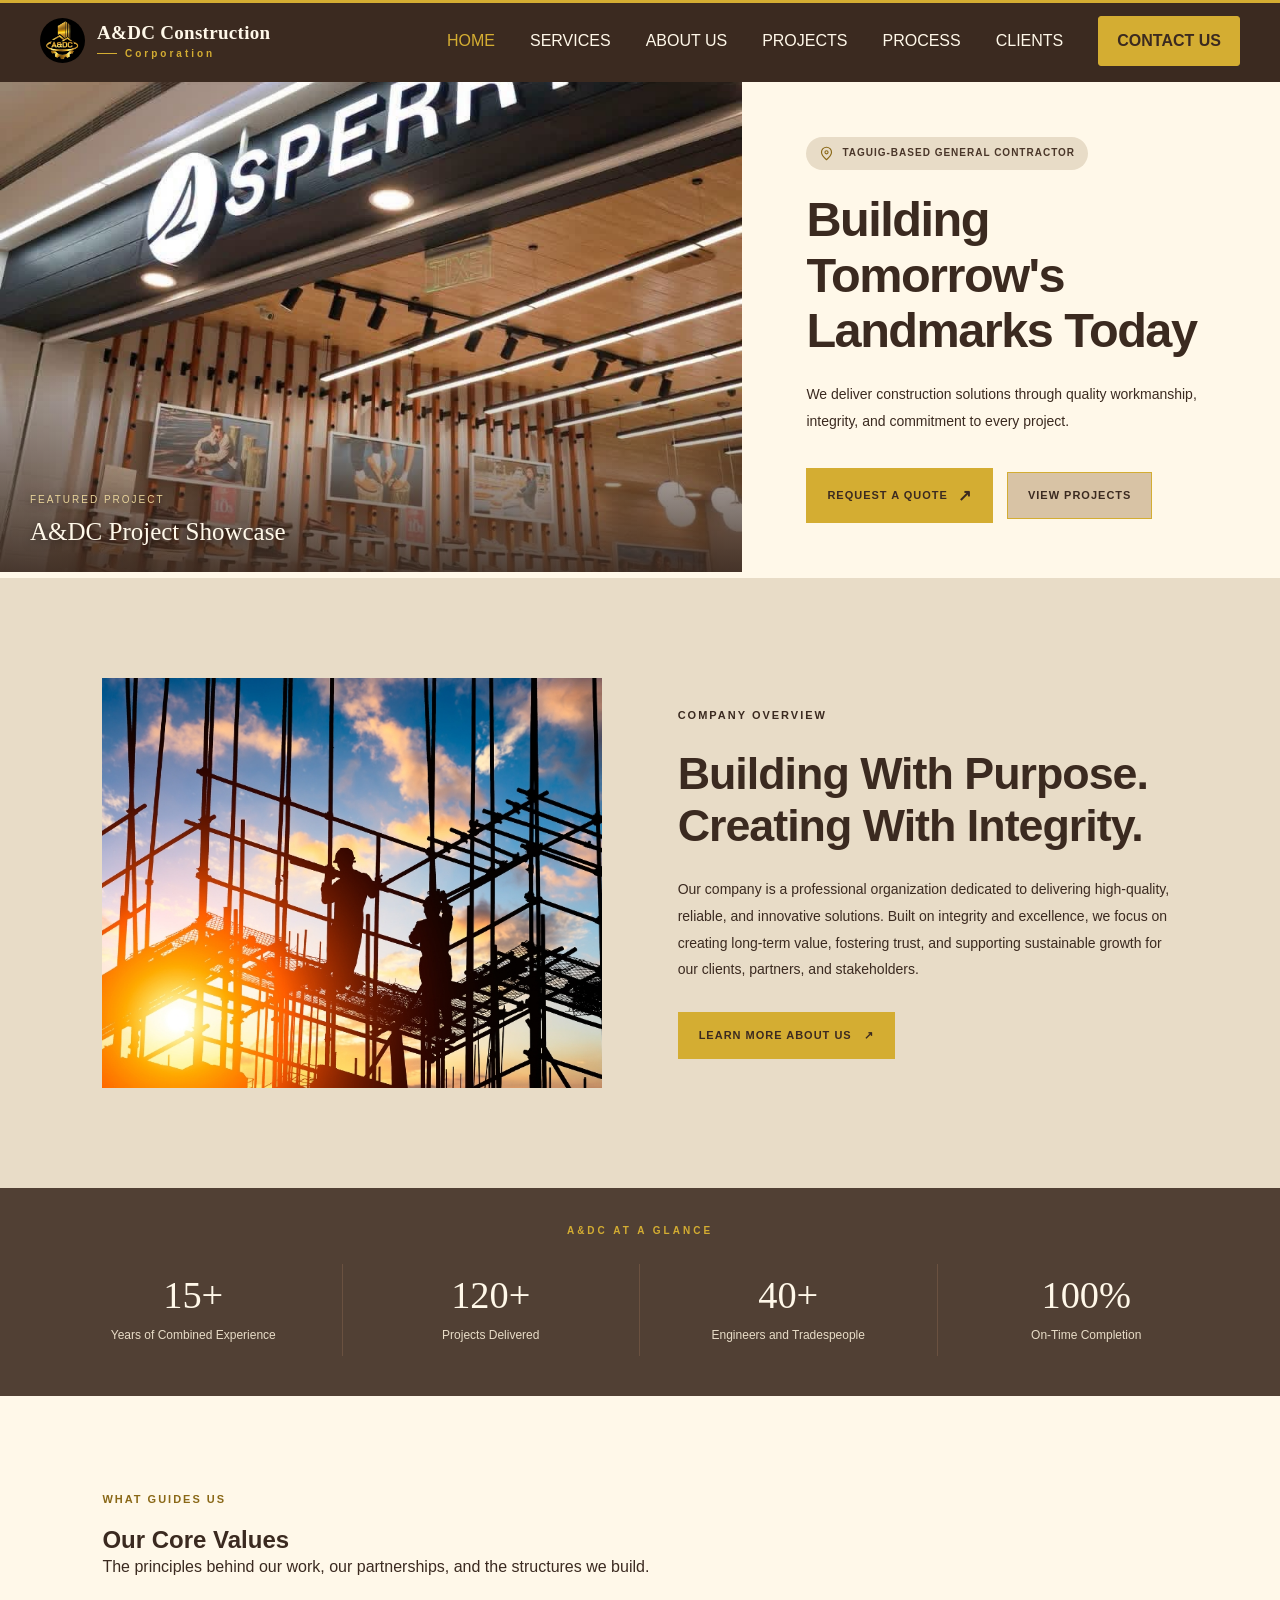
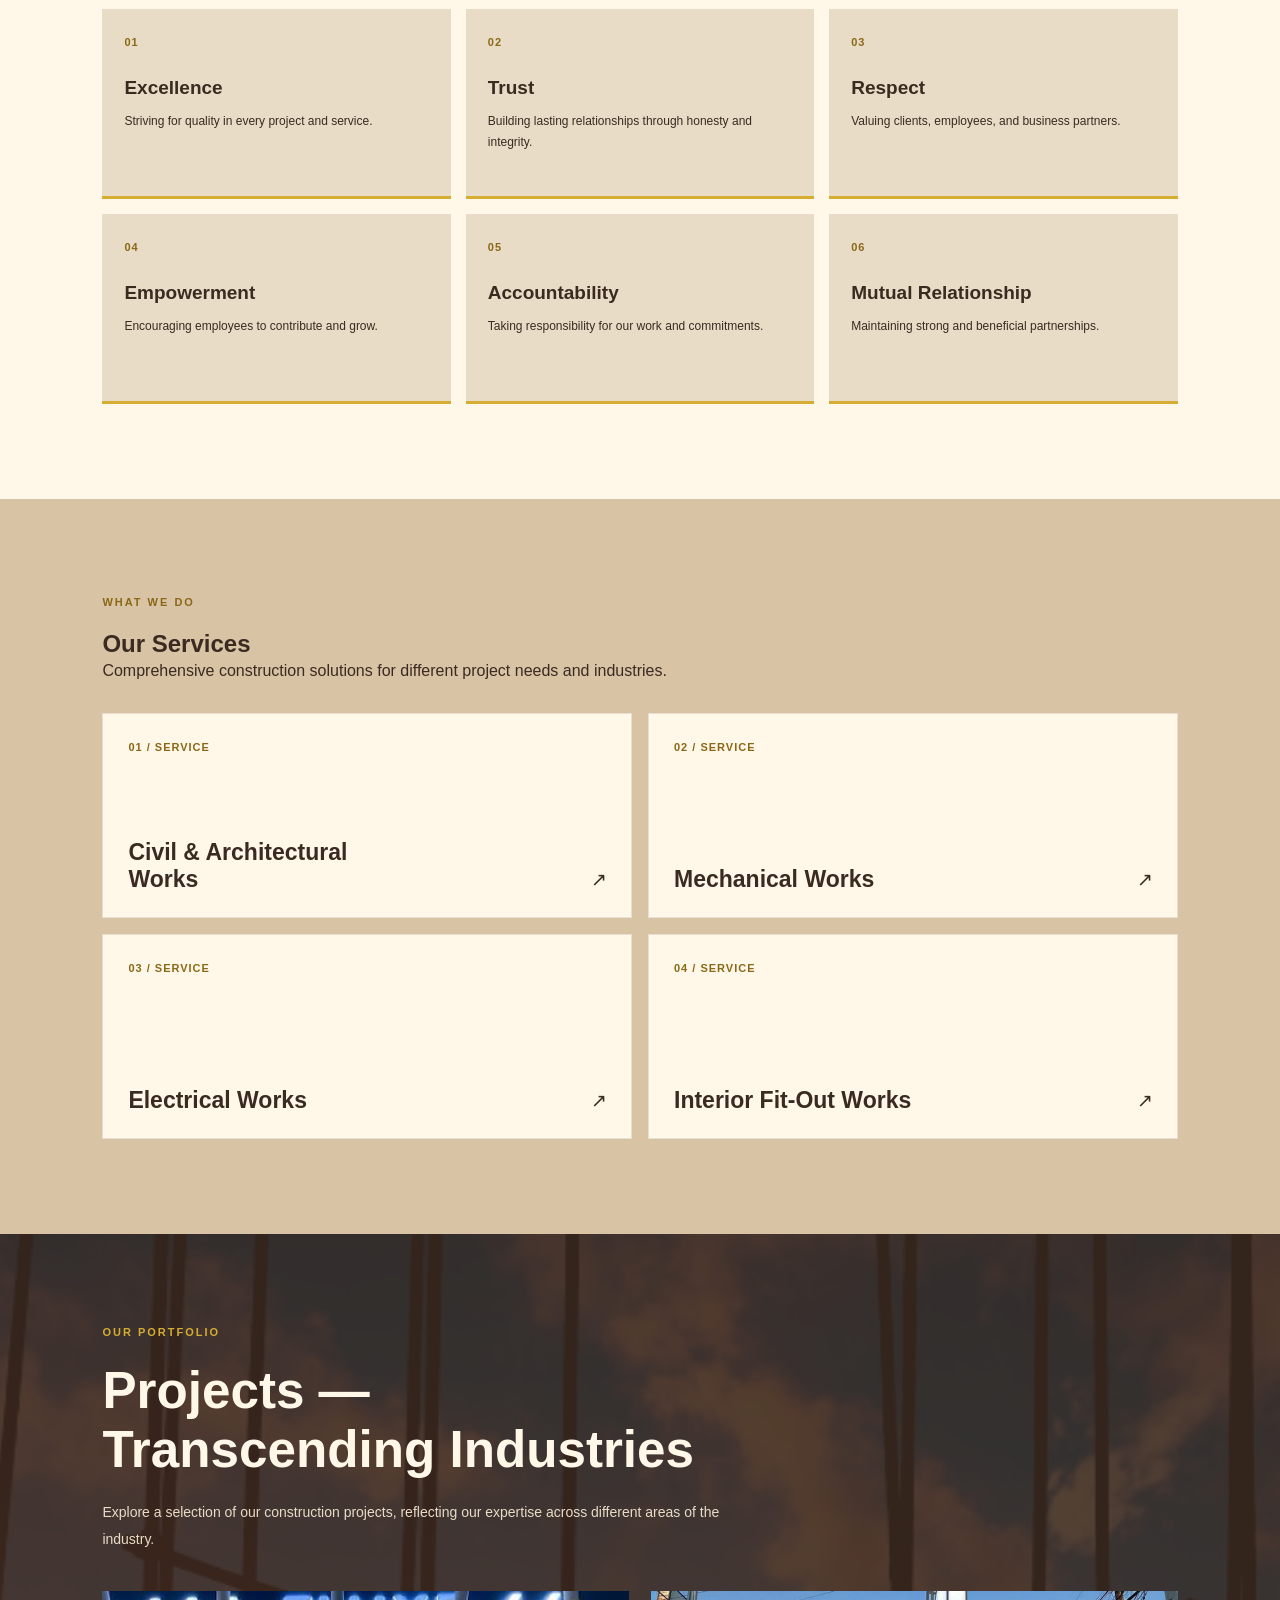
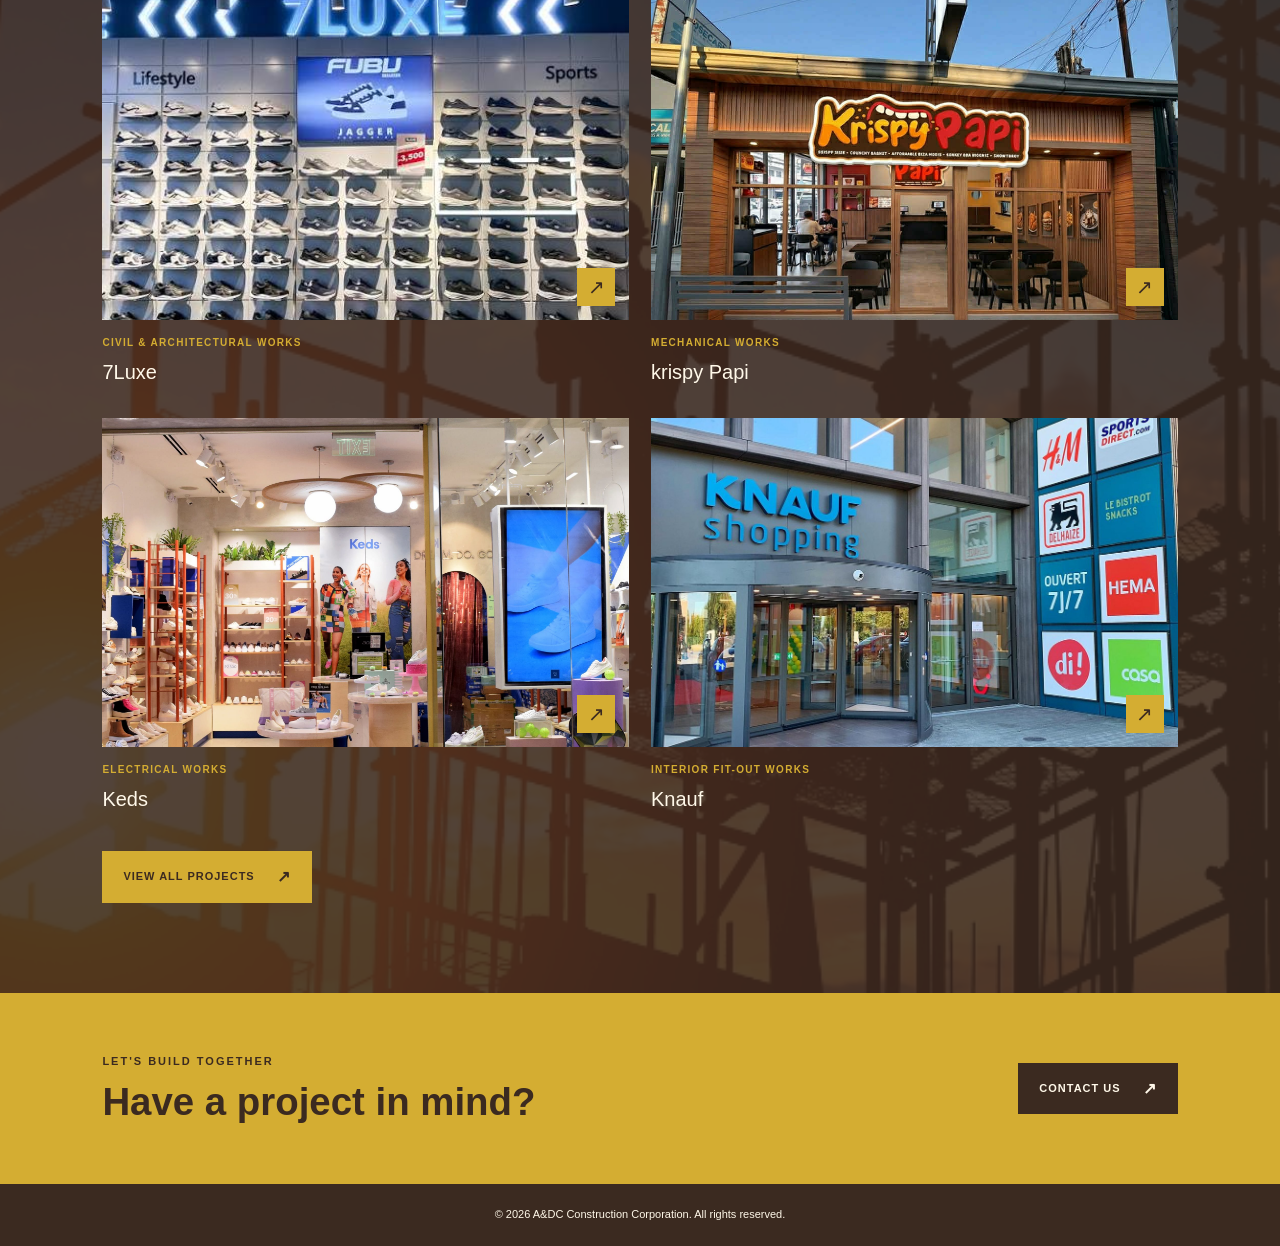
<file: A&DC Website (with JS)/index.html>
<!DOCTYPE html>
<!-- HOME PAGE -->
<html lang="en">
<head>
    <meta charset="UTF-8">
    <meta name="viewport" content="width=device-width, initial-scale=1.0">
    <title>A&DC Construction Corporation</title>
    <link rel="stylesheet" href="style.css">
</head>

<body>
<div id="progress"></div>

    <!-- NAVIGATION BAR -->
    <header class="navbar" Id="mainNavbar">
        <a href="homepage.html" class="brand">
            <img src="pictures/A&DClogo.jpg" alt="A&DC Logo" class="logo">
            <span class="brand-name">
                <span>A&DC Construction</span>
                <span>Corporation</span>
            </span>
        </a>

        <nav class="nav-menu">
            <a href="homepage.html" class="active">HOME</a>
            <a href="servicepage.html">SERVICES</a>
            <a href="about_page.html">ABOUT US</a>
            <a href="projectpage.html">PROJECTS</a>
            <a href="processpage.html">PROCESS</a>
            <a href="clientpage.html">CLIENTS</a>
            <a href="contactpage.html" class="contact-button">CONTACT US</a>
        </nav>
    </header>


    <main class="home-page">
        
<!-- 01. HERO -->
<section class="home-hero" id="home">
    <div class="home-hero-image">
        <img src="pictures/sperry1.jpg"
             class="hero-slide active"
             alt="Sperry project">

        <img src="pictures/7luxe1.jpg"
             class="hero-slide"
             alt="7Luxe project">

        <img src="pictures/keds1.jpg"
             class="hero-slide"
             alt="Keds project">

        <img src="pictures/knauf1.jpg"
             class="hero-slide"
             alt="Knauf project">

        <img src="pictures/complex1.jpg"
             class="hero-slide"
             alt="Complex project">

        <img src="pictures/krispypapi1.png"
             class="hero-slide"
             alt="Krispy Papi project">

        <div class="hero-project-caption">
            <span>FEATURED PROJECT</span>
            <h2>A&DC Project Showcase</h2>
        </div>
    </div>


    <div class="home-hero-content">
        <p class="home-eyebrow">
    <span class="home-location-icon" aria-hidden="true">
        <svg viewBox="0 0 24 24">
            <path d="M20 10c0 5-8 12-8 12S4 15 4 10a8 8 0 1 1 16 0Z"></path>
            <circle cx="12" cy="10" r="2.5"></circle>
        </svg>
    </span>
    <span>TAGUIG-BASED GENERAL CONTRACTOR</span>
</p>
        <h1>Building Tomorrow's Landmarks Today</h1>
        <p class="home-description">
            We deliver construction solutions through quality
            workmanship, integrity, and commitment to every project.
        </p>
       <div class="home-hero-buttons">
    <a href="contactpage.html" class="home-button home-button-primary">
        REQUEST A QUOTE <span>↗</span>
    </a>

    <a href="projectpage.html" class="home-button home-button-secondary">
        VIEW PROJECTS
    </a>
</div>
    </div>
</section>

<!-- 02. COMPANY OVERVIEW / WHO WE ARE -->
<section class="home-story" id="story">

    <div class="home-story-image">
        <img src="pictures/constructionhome.jpg"
             alt="Construction and development">
    </div>

    <div class="home-story-content">

        <p class="home-eyebrow">
            <span class="home-eyebrow-number">COMPANY OVERVIEW</span>
            <span class="home-eyebrow-divider"></span>
            
        </p>

        <h2>
            Building With Purpose.<br>
            Creating With Integrity.
        </h2>

        <p>
            Our company is a professional organization dedicated to
            delivering high-quality, reliable, and innovative solutions.
            Built on integrity and excellence, we focus on creating
            long-term value, fostering trust, and supporting sustainable
            growth for our clients, partners, and stakeholders.
        </p>

        
<a href="about_page.html" class="home-overview-button">
    LEARN MORE ABOUT US <span aria-hidden="true">↗</span>
</a>


    </div>

</section>


<!-- COMPANY STATISTICS -->
<section class="home-stats" id="company-stats">
    <div class="home-stats-heading">
        <p>A&DC AT A GLANCE</p>
    </div>

    <div class="home-stats-grid">
        <div class="home-stat">
            <h2>15+</h2>
            <p>Years of Combined Experience</p>
        </div>

        <div class="home-stat">
            <h2>120+</h2>
            <p>Projects Delivered</p>
        </div>

        <div class="home-stat">
            <h2>40+</h2>
            <p>Engineers and Tradespeople</p>
        </div>

        <div class="home-stat">
            <h2>100%</h2>
            <p>On-Time Completion</p>
        </div>
    </div>
</section>

        <!-- 03. CORE VALUES -->
        <section class="home-values" id="values">
            <div class="home-section-heading">
                <p class="home-eyebrow">WHAT GUIDES US</p>
                <h2>Our Core Values</h2>
                <p>
                    The principles behind our work, our partnerships,
                    and the structures we build.
                </p>
            </div>

            <div class="home-value-grid">
    <article class="home-value-card">
        <span class="home-card-number">01</span>
        <h3>Excellence</h3>
        <p>Striving for quality in every project and service.</p>
    </article>

    <article class="home-value-card">
        <span class="home-card-number">02</span>
        <h3>Trust</h3>
        <p>Building lasting relationships through honesty and integrity.</p>
    </article>

    <article class="home-value-card">
        <span class="home-card-number">03</span>
        <h3>Respect</h3>
        <p>Valuing clients, employees, and business partners.</p>
    </article>

    <article class="home-value-card">
        <span class="home-card-number">04</span>
        <h3>Empowerment</h3>
        <p>Encouraging employees to contribute and grow.</p>
    </article>

    <article class="home-value-card">
        <span class="home-card-number">05</span>
        <h3>Accountability</h3>
        <p>Taking responsibility for our work and commitments.</p>
    </article>

    <article class="home-value-card">
        <span class="home-card-number">06</span>
        <h3>Mutual Relationship</h3>
        <p>Maintaining strong and beneficial partnerships.</p>
    </article>
</div>
        </section>


        <!-- 04. SERVICES -->
        <section class="home-services" id="services">
            <div class="home-section-heading">
                <p class="home-eyebrow">WHAT WE DO</p>
                <h2>Our Services</h2>
                <p>
                    Comprehensive construction solutions for different
                    project needs and industries.
                </p>
            </div>

            <div class="home-service-grid">
                <a href="servicepage.html#civil" class="home-service-card">
                    <span class="home-card-number">01 / SERVICE</span>
                    <h3>Civil &amp; Architectural Works</h3>
                    <span class="home-card-arrow">↗</span>
                </a>

                <a href="servicepage.html#mechanical" class="home-service-card">
                    <span class="home-card-number">02 / SERVICE</span>
                    <h3>Mechanical Works</h3>
                    <span class="home-card-arrow">↗</span>
                </a>

                <a href="servicepage.html#electrical" class="home-service-card">
                    <span class="home-card-number">03 / SERVICE</span>
                    <h3>Electrical Works</h3>
                    <span class="home-card-arrow">↗</span>
                </a>

                <a href="servicepage.html#fitout" class="home-service-card">
                    <span class="home-card-number">04 / SERVICE</span>
                    <h3>Interior Fit-Out Works</h3>
                    <span class="home-card-arrow">↗</span>
                </a>
            </div>
        </section>


       

<!-- 05. PROJECTS / OUR PORTFOLIO -->
<section class="home-projects" id="projects">

    <!-- Background image -->
    <div class="home-projects-background">
        <img src="pictures/constructionhome.jpg"
             alt=""
             aria-hidden="true">
    </div>

    <!-- Dark overlay -->
    <div class="home-projects-overlay"></div>

    <!-- Main content -->
    <div class="home-projects-content">

        <div class="home-projects-heading">
            <p class="home-eyebrow">OUR PORTFOLIO</p>

            <h2>Projects —<br>Transcending Industries</h2>

            <p class="home-projects-description">
                Explore a selection of our construction projects,
                reflecting our expertise across different areas
                of the industry.
            </p>
        </div>

        <!-- Project gallery -->
        <div class="home-portfolio-grid">

            <a href="projectpage.html" class="home-portfolio-card">
                <div class="home-portfolio-image">
                    <img src="pictures/7luxe1.jpg"
                         alt="Civil and architectural project">
                    <span class="home-portfolio-arrow" aria-hidden="true">↗</span>
                </div>
                <div class="home-portfolio-info">
                    <p>CIVIL &amp; ARCHITECTURAL WORKS</p>
                    <h3>7Luxe</h3>
                </div>
            </a>

            <a href="projectpage.html" class="home-portfolio-card">
                <div class="home-portfolio-image">
                    <img src="pictures/krispypapi1.png"
                         alt="Mechanical project">
                    <span class="home-portfolio-arrow" aria-hidden="true">↗</span>
                </div>
                <div class="home-portfolio-info">
                    <p>MECHANICAL WORKS</p>
                    <h3>krispy Papi</h3>
                </div>
            </a>

            <a href="projectpage.html" class="home-portfolio-card">
                <div class="home-portfolio-image">
                    <img src="pictures/keds1.jpg"
                         alt="Electrical project">
                    <span class="home-portfolio-arrow" aria-hidden="true">↗</span>
                </div>
                <div class="home-portfolio-info">
                    <p>ELECTRICAL WORKS</p>
                    <h3>Keds</h3>
                </div>
            </a>

            <a href="projectpage.html" class="home-portfolio-card">
                <div class="home-portfolio-image">
                    <img src="pictures/knauf1.jpg"
                         alt="Fit-out project">
                    <span class="home-portfolio-arrow" aria-hidden="true">↗</span>
                </div>
                <div class="home-portfolio-info">
                    <p>INTERIOR FIT-OUT WORKS</p>
                    <h3>Knauf</h3>
                </div>
            </a>

        </div>

        <div class="home-projects-footer">
            <a href="projectpage.html" class="home-button">
                VIEW ALL PROJECTS <span aria-hidden="true">↗</span>
            </a>
        </div>

    </div>
</section>



        <!-- CLOSING CONTACT -->
        <section class="home-contact">
            <div>
                <p class="home-eyebrow">LET'S BUILD TOGETHER</p>
                <h2>Have a project in mind?</h2>
            </div>

            <a href="contactpage.html" class="home-button">
                CONTACT US <span>↗</span>
            </a>
        </section>

    </main>


    <!-- FOOTER -->
    <footer class="home-footer">
        <p>&copy; 2026 A&amp;DC Construction Corporation. All rights reserved.</p>
    </footer>

</body>

<script>

document.addEventListener("DOMContentLoaded", function () {
    const slides = document.querySelectorAll(
        ".home-hero-image .hero-slide"
    );

    if (slides.length < 2) return;

    let currentSlide = 0;

    setInterval(function () {
        slides[currentSlide].classList.remove("active");

        currentSlide = (currentSlide + 1) % slides.length;

        slides[currentSlide].classList.add("active");
    }, 5000);
});

const navbar = document.getElementById('mainNavbar');
let lastScrollY = window.scrollY;

const scrollThreshold = 80;
const minScrollDelta = 10;

window.addEventListener('scroll', () => {
    const currentScrollY = window.scrollY;
    const scrollDifference = Math.abs(currentScrollY - lastScrollY);

    if (scrollDifference < minScrollDelta) {
        lastScrollY = currentScrollY;
        return;
    }

    if (currentScrollY > lastScrollY && currentScrollY > scrollThreshold) {
        navbar.classList.remove('nav-show-fast');
        navbar.classList.add('nav-hidden');
    } else {
        navbar.classList.add('nav-show-fast');
        navbar.classList.remove('nav-hidden');
    }

    if (currentScrollY > 20) {
        navbar.classList.add('nav-scrolled');
    } else {
        navbar.classList.remove('nav-scrolled');
    }

    lastScrollY = currentScrollY;
});

</script>
</html>
</file>
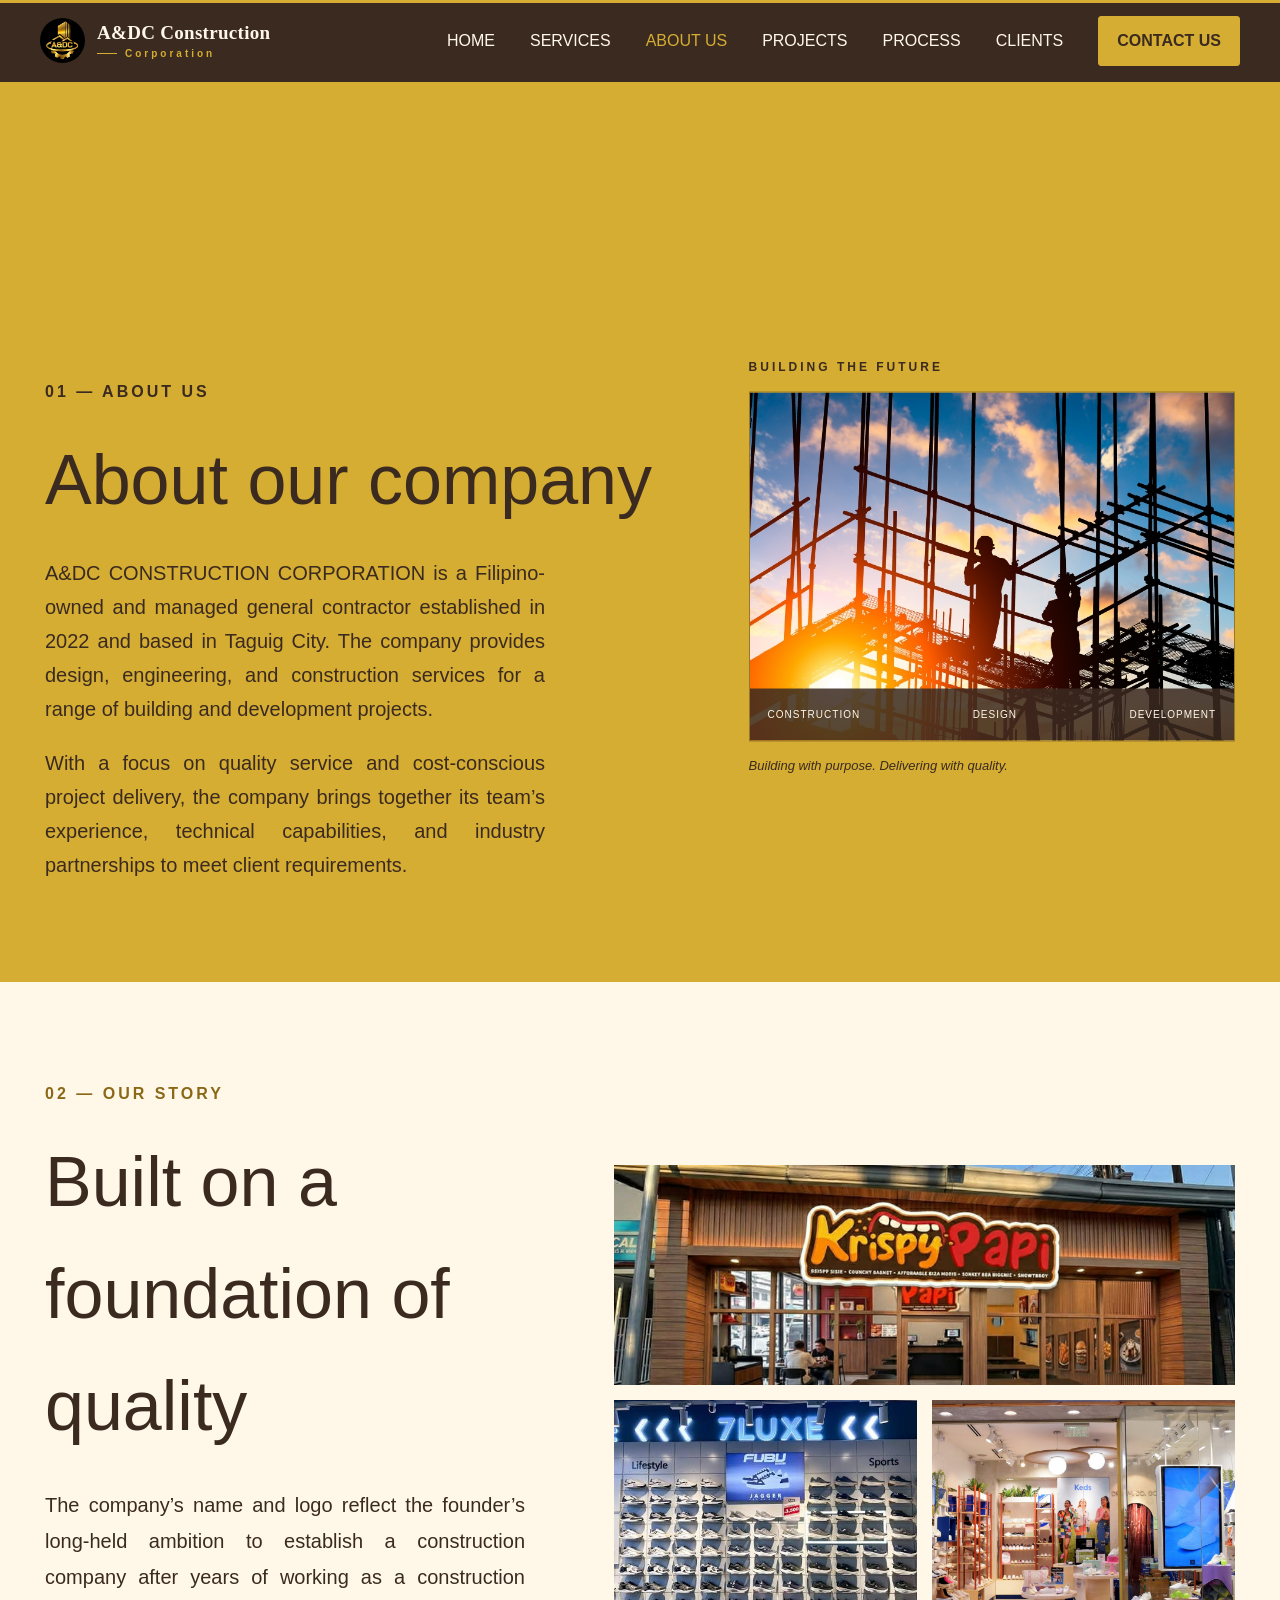
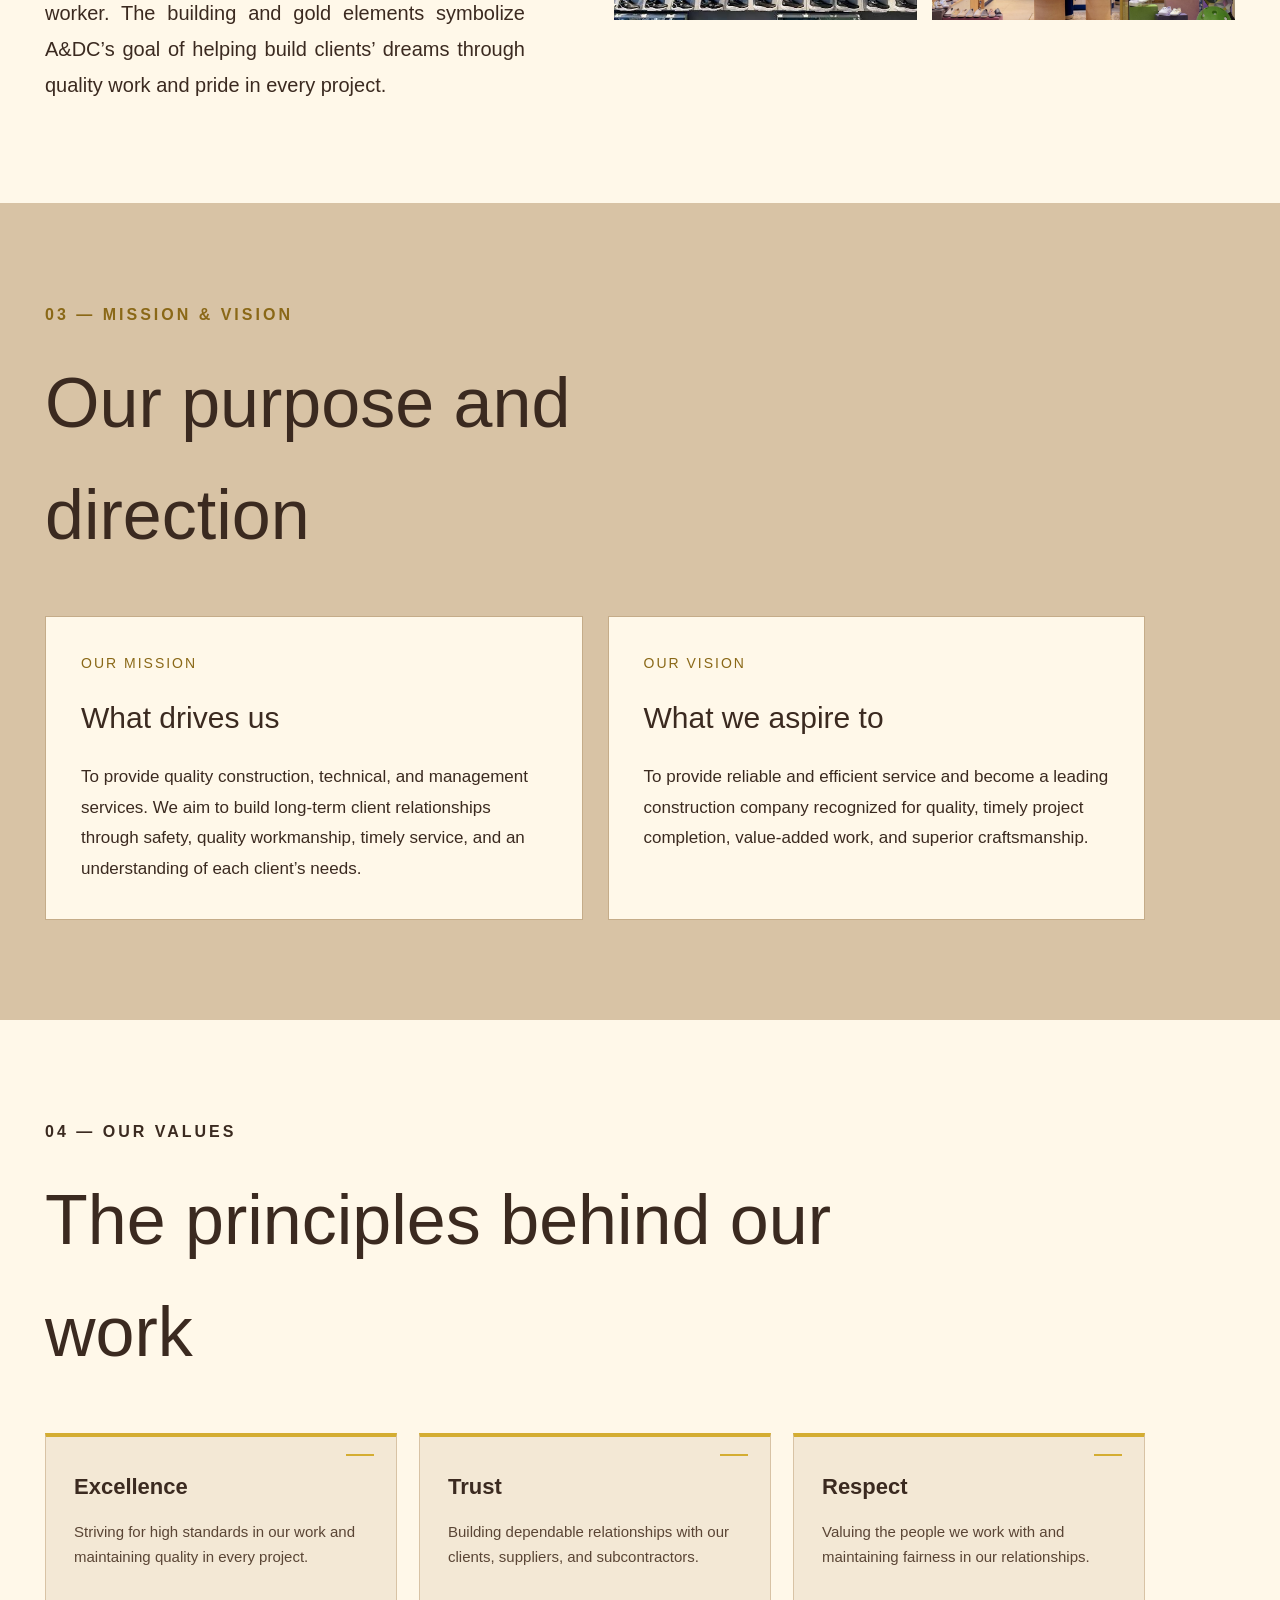
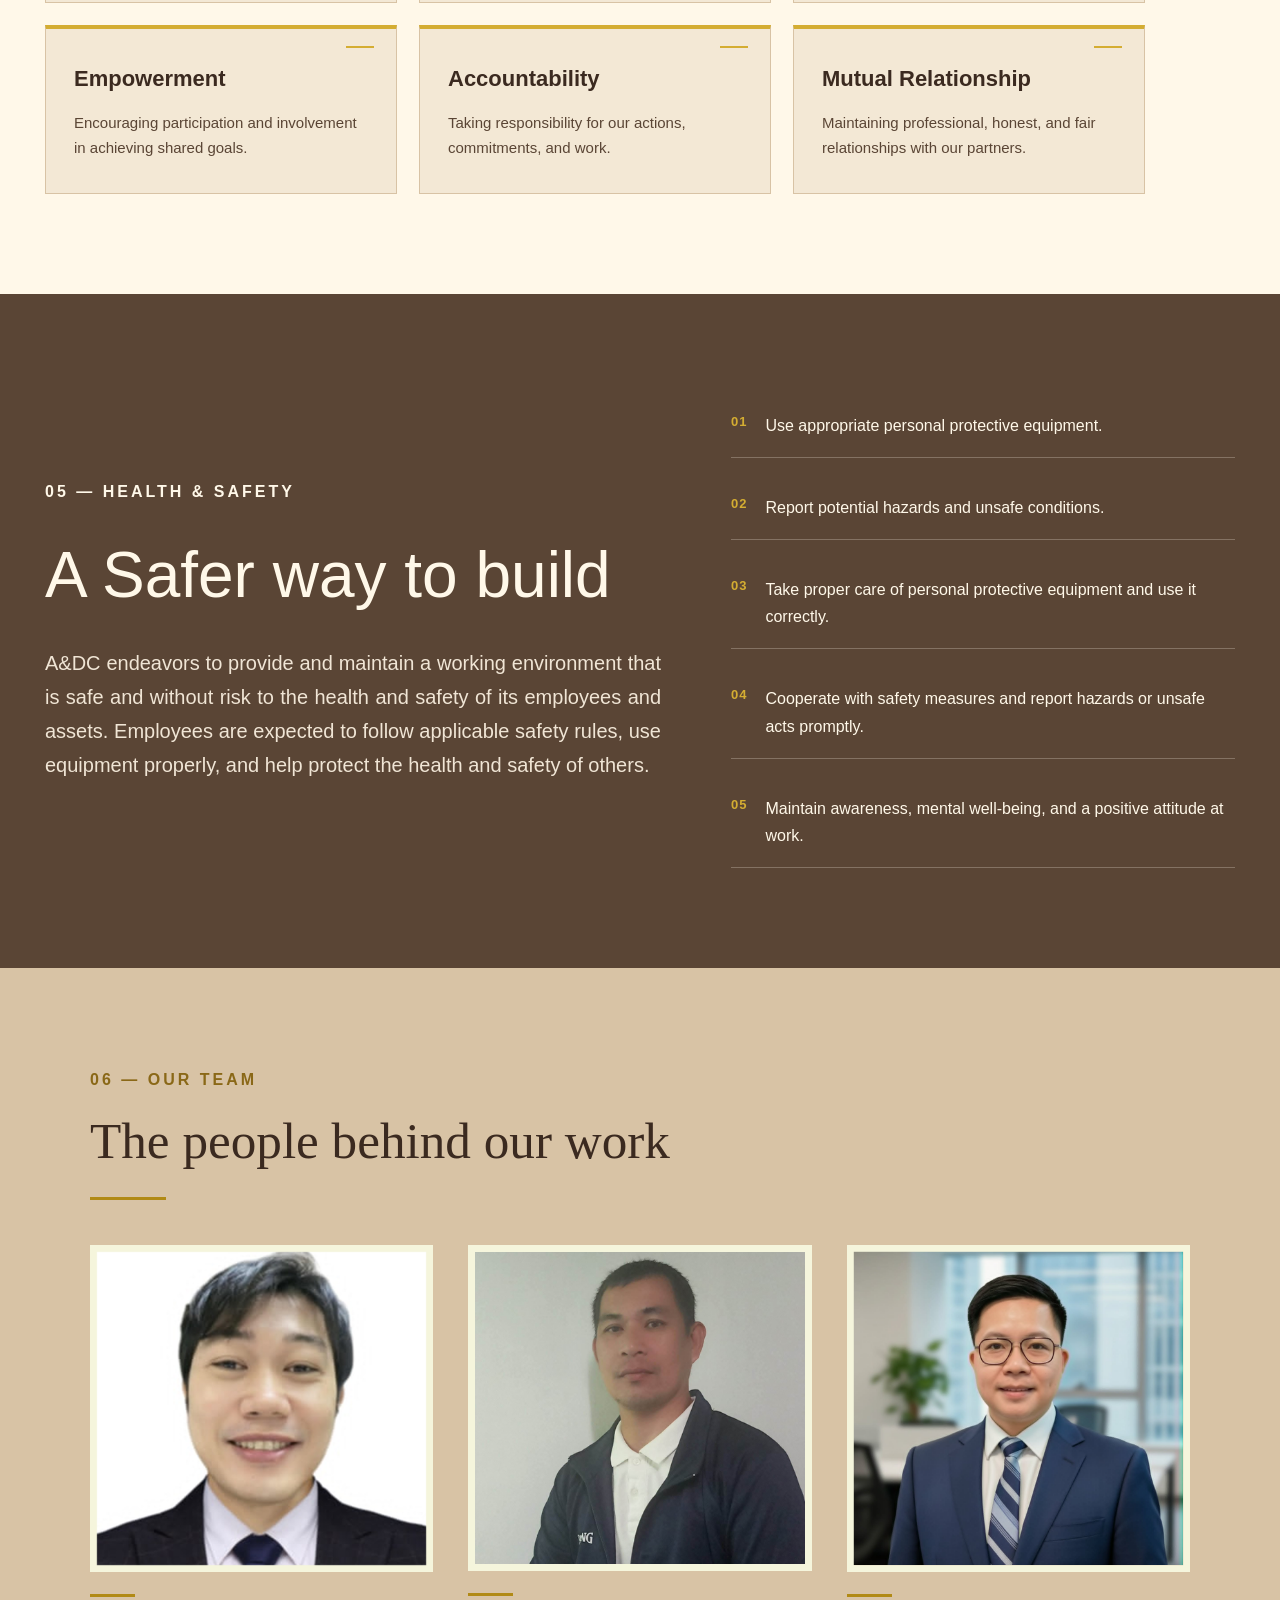
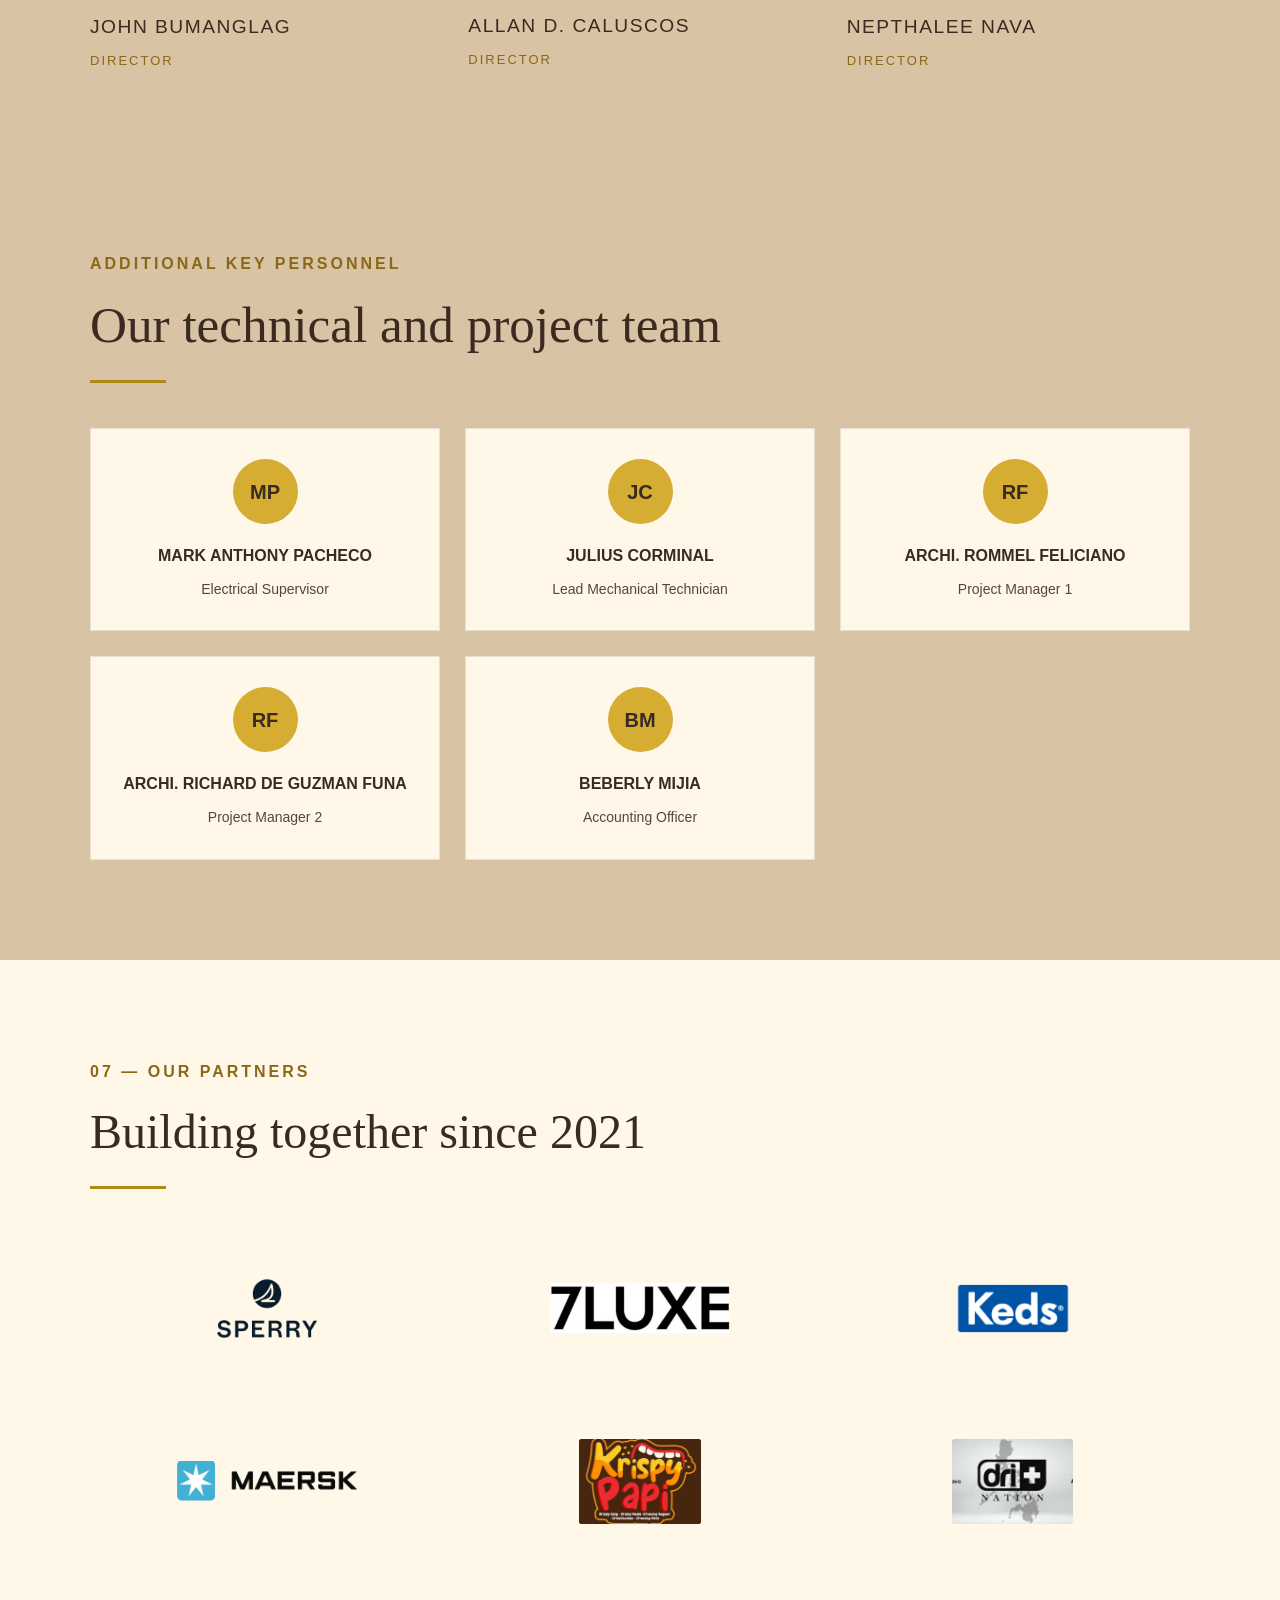
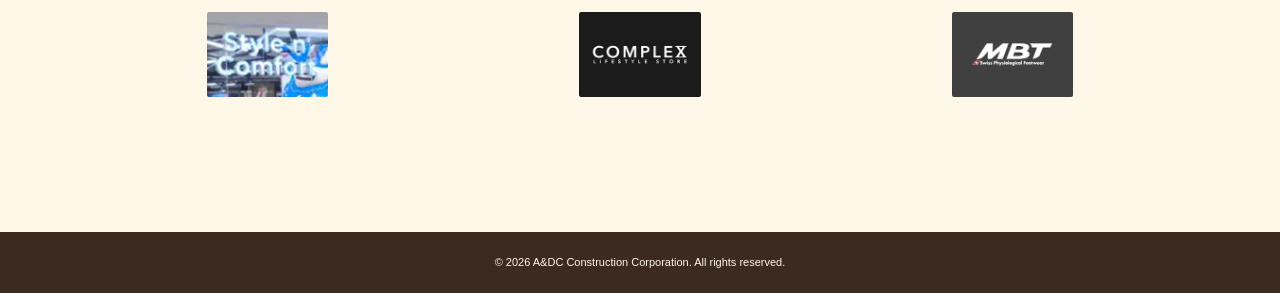
<file: A&DC Website (with JS)/about_page.html>
<!DOCTYPE html>
<!-- ABOUT US PAGE -->
<html lang="en">
<head>
    <meta charset="UTF-8">
    <meta name="viewport" content="width=device-width, initial-scale=1.0">
    <title>About Us | A&DC Construction Corporation</title>
    <link rel="stylesheet" href="style.css">
</head>

<body class="about-page">
    <div id="progress"></div>

    <!-- NAVIGATION BAR -->
    <header class="navbar" id="mainNavbar">

        <a href="homepage.html" class="brand">
        <img src="pictures/A&DClogo.jpg" alt="A&DC Logo" class="logo">
        <span class="brand-name">
        <span>A&DC Construction</span>
        <span>Corporation</span>
    </span>
</a>

            <nav class="nav-menu">
            <a href="homepage.html">HOME</a>
            <a href="servicepage.html">SERVICES</a>
            <a href="about_page.html" class="active">ABOUT US</a>
            <a href="projectpage.html">PROJECTS</a>
            <a href="processpage.html">PROCESS</a>
            <a href="clientpage.html">CLIENTS</a>
            <a href="contactpage.html" class="contact-button">CONTACT US</a>
        </nav>
    </header>

    <!-- 01 - ABOUT US HERO -->
    <section class="about-section" id="about">
    <p class="about-small-heading">01 — ABOUT US</p>

    <h1 class="about-heading">
        About our company
    </h1>

    <p class="about-description">
        A&DC CONSTRUCTION CORPORATION is a Filipino-owned and managed
        general contractor established in 2022 and based in Taguig City.
        The company provides design, engineering, and construction services
        for a range of building and development projects.
    </p>

    <p class="about-description about-description-second">
        With a focus on quality service and cost-conscious project delivery,
        the company brings together its team’s experience, technical
        capabilities, and industry partnerships to meet client requirements.
    </p>
</section>

<div class="about-visual">
    <div class="about-visual-label">BUILDING THE FUTURE</div>

    <div class="about-visual-frame">
        <img src="pictures/constructionhome.jpg"
             alt="Construction and development">
        <div class="about-visual-overlay">
            <span>CONSTRUCTION</span>
            <span>DESIGN</span>
            <span>DEVELOPMENT</span>
        </div>
    </div>

    <p class="about-visual-caption">
        Building with purpose. Delivering with quality.
    </p>
</div>
    
<!-- 02 - OUR STORY -->
<section class="story-section" id="story">

    <!-- LEFT: COMPANY STORY -->
    <div class="story-content">
        <p class="about-small-heading">02 — OUR STORY</p>

        <h2 class="about-heading">
            Built on a foundation of quality
        </h2>

        <p class="about-description">
            The company’s name and logo reflect the founder’s long-held
            ambition to establish a construction company after years
            of working as a construction worker. The building and gold
            elements symbolize A&amp;DC’s goal of helping build clients’
            dreams through quality work and pride in every project.
        </p>
    </div>

    <!-- RIGHT: PROJECT PHOTO COLLAGE -->
    <div class="story-gallery">

        <div class="story-photo story-photo-large">
            <img src="pictures/krispypapi1.png"
                 alt="Sperry retail project">
        </div>

        <div class="story-photo">
            <img src="pictures/7luxe1.jpg"
                 alt="Keds retail project">
        </div>

        <div class="story-photo">
            <img src="pictures/keds1.jpg"
                 alt="Krispy Papi restaurant project">
        </div>

    </div>

</section>


    <!-- 03 - MISSION AND VISION -->
    <section class="mission-vision-section" id="mission-vision">
        <p class="about-small-heading">03 — MISSION & VISION</p>

        <h2 class="about-heading">
            Our purpose and direction
        </h2>

        <div class="mission-vision-container">

            <div class="mission-vision-box">
                <p class="mission-vision-label">OUR MISSION</p>

                <h3>What drives us</h3>

                <p>
                    To provide quality construction, technical, and management services.
                    We aim to build long-term client relationships through safety,
                    quality workmanship, timely service, and an understanding of
                    each client’s needs.

                </p>
            </div>

            <div class="mission-vision-box">
                <p class="mission-vision-label">OUR VISION</p>

                <h3>What we aspire to</h3>

                <p>
                    To provide reliable and efficient service and become a leading construction
                    company recognized for quality, timely project completion,
                    value-added work, and superior craftsmanship.

                </p>
            </div>

        </div>
    </section>

<!-- 04 - OUR VALUES -->
<section class="values-section" id="values">
    <p class="about-small-heading">04 — OUR VALUES</p>

    <h2 class="about-heading">
        The principles behind our work
    </h2>

    <div class="values-container">

        <div class="value-item">
            <h3>Excellence</h3>
            <p>
                Striving for high standards in our work
                and maintaining quality in every project.
            </p>
        </div>

        <div class="value-item">
            <h3>Trust</h3>
            <p>
                Building dependable relationships with
                our clients, suppliers, and subcontractors.
            </p>
        </div>

        <div class="value-item">
            <h3>Respect</h3>
            <p>
                Valuing the people we work with and
                maintaining fairness in our relationships.
            </p>
        </div>

        <div class="value-item">
            <h3>Empowerment</h3>
            <p>
                Encouraging participation and involvement
                in achieving shared goals.
            </p>
        </div>

        <div class="value-item">
            <h3>Accountability</h3>
            <p>
                Taking responsibility for our actions,
                commitments, and work.
            </p>
        </div>

        <div class="value-item">
            <h3>Mutual Relationship</h3>
            <p>
                Maintaining professional, honest, and
                fair relationships with our partners.
            </p>
        </div>

    </div>
</section>

    <!-- 05 - HEALTH AND SAFETY -->
    <section class="safety-section" id="health-and-safety">
        <div class="safety-content">
            <p class="about-small-heading">05 — HEALTH &amp; SAFETY</p>
            <h2 class="about-heading">A Safer way to build</h2>
            <p class="about-description">
                A&amp;DC endeavors to provide and maintain a working environment
                that is safe and without risk to the health and safety of
                its employees and assets. Employees are expected to follow
                applicable safety rules, use equipment properly, and help
                protect the health and safety of others.
            </p>
        </div>
        <div class="safety-points">
            <div><span>01</span><p>Use appropriate personal protective equipment.</p></div>
            <div><span>02</span><p>Report potential hazards and unsafe conditions.</p></div>
            <div><span>03</span><p>Take proper care of personal protective equipment and use it correctly.</p></div>
            <div><span>04</span><p>Cooperate with safety measures and report hazards or unsafe acts promptly.</p></div>
            <div><span>05</span><p>Maintain awareness, mental well-being, and a positive attitude at work.</p></div>
        </div>
    </section>

   <!-- 06 - OUR TEAM -->
<section class="team-section" id="team">

    <div class="team-header">
        <p class="about-small-heading">06 — OUR TEAM</p>

        <h2 class="about-heading">The people behind our work</h2>

        <div class="team-heading-divider"></div>
    </div>

    <div class="team-grid">

        <!-- TEAM MEMBER 1 -->
        <div class="team-card">
            <div class="team-photo">
                <img src="pictures/bumanglag.png" alt="John Bumanglag">
            </div>

            <div class="team-info">
                <div class="team-name-divider"></div>
                <h3>JOHN BUMANGLAG</h3>
                <p>Director</p>
            </div>
        </div>

        <!-- TEAM MEMBER 2 -->
        <div class="team-card">
            <div class="team-photo">
                <img src="pictures/caluscos.png" alt="Allan D. Caluscos">
            </div>

            <div class="team-info">
                <div class="team-name-divider"></div>
                <h3>ALLAN D. CALUSCOS</h3>
                <p>Director</p>
            </div>
        </div>

        <!-- TEAM MEMBER 3 -->
        <div class="team-card">
            <div class="team-photo">
                <img src="pictures/nava.png" alt="Nepthalee Nava">
            </div>

            <div class="team-info">
                <div class="team-name-divider"></div>
                <h3>NEPTHALEE NAVA</h3>
                <p>Director</p>
            </div>
        </div>

    </div>
</section>

    </section>

    <section class="additional-team-section" id="key-personnel">
        <div class="team-header">
            <p class="about-small-heading">ADDITIONAL KEY PERSONNEL</p>
            <h2 class="about-heading">Our technical and project team</h2>
            <div class="team-heading-divider"></div>
        </div>
        <div class="additional-team-grid">
            <article class="additional-team-card"><span>MP</span><h3>MARK ANTHONY PACHECO</h3><p>Electrical Supervisor</p></article>
            <article class="additional-team-card"><span>JC</span><h3>JULIUS CORMINAL</h3><p>Lead Mechanical Technician</p></article>
            <article class="additional-team-card"><span>RF</span><h3>ARCHI. ROMMEL FELICIANO</h3><p>Project Manager 1</p></article>
            <article class="additional-team-card"><span>RF</span><h3>ARCHI. RICHARD DE GUZMAN FUNA</h3><p>Project Manager 2</p></article>
            <article class="additional-team-card"><span>BM</span><h3>BEBERLY MIJIA</h3><p>Accounting Officer</p></article>
        </div>
    </section>


    <!-- 07 - OUR PARTNERS -->
    <section class="partners-section" id="partners">

    <div class="partners-header">
        <p class="about-small-heading">07 — OUR PARTNERS</p>

        <h2 class="about-heading">Building together since 2021</h2>

        <div class="partners-heading-divider"></div>
    </div>

    <div class="partners-grid">

        <!-- PARTNER 1 -->
        <div class="partner-tile">
            <img src="pictures/sperrylogo.png" alt="Sperry">
        </div>

        <!-- PARTNER 2 -->
        <div class="partner-tile">
            <img src="pictures/7luxelogo.png" alt="7Luxe">
        </div>

        <!-- PARTNER 3 -->
        <div class="partner-tile">
            <img src="pictures/kedlogo.png" alt="Keds">
        </div>

        <!-- PARTNER 4 -->
        <div class="partner-tile">
            <img src="pictures/maersklogo.png" alt="Knauf">
        </div>

        <!-- PARTNER 5 -->
        <div class="partner-tile">
            <img src="pictures/krispypapilogo.png" alt="Complex">
        </div>

        <!-- PARTNER 6 -->
        <div class="partner-tile">
            <img src="pictures/drilogo.png" alt="Krispy Papi">
        </div>

        <!-- PARTNER 7 -->
        <div class="partner-tile">
            <img src="pictures/stylecomfortlogo.png" alt="Partner 7">
        </div>

        <!-- PARTNER 8 -->
        <div class="partner-tile">
            <img src="pictures/complexlogo.png" alt="Partner 8">
        </div>

        <!-- PARTNER 9 -->
        <div class="partner-tile">
            <img src="pictures/MBTlogo.png" alt="Partner 9">
        </div>

    </div>

</section>

<!-- FOOTER -->
    <footer class="home-footer">
        <p>&copy; 2026 A&amp;DC Construction Corporation. All rights reserved.</p>
    </footer>


</body>

<script>
    const navbar = document.getElementById('mainNavbar');
let lastScrollY = window.scrollY;

const scrollThreshold = 80;
const minScrollDelta = 10;

window.addEventListener('scroll', () => {
    const currentScrollY = window.scrollY;
    const scrollDifference = Math.abs(currentScrollY - lastScrollY);

    if (scrollDifference < minScrollDelta) {
        lastScrollY = currentScrollY;
        return;
    }

    if (currentScrollY > lastScrollY && currentScrollY > scrollThreshold) {
        navbar.classList.remove('nav-show-fast');
        navbar.classList.add('nav-hidden');
    } else {
        navbar.classList.add('nav-show-fast');
        navbar.classList.remove('nav-hidden');
    }

    if (currentScrollY > 20) {
        navbar.classList.add('nav-scrolled');
    } else {
        navbar.classList.remove('nav-scrolled');
    }

    lastScrollY = currentScrollY;
});
</script>

</html>
</file>
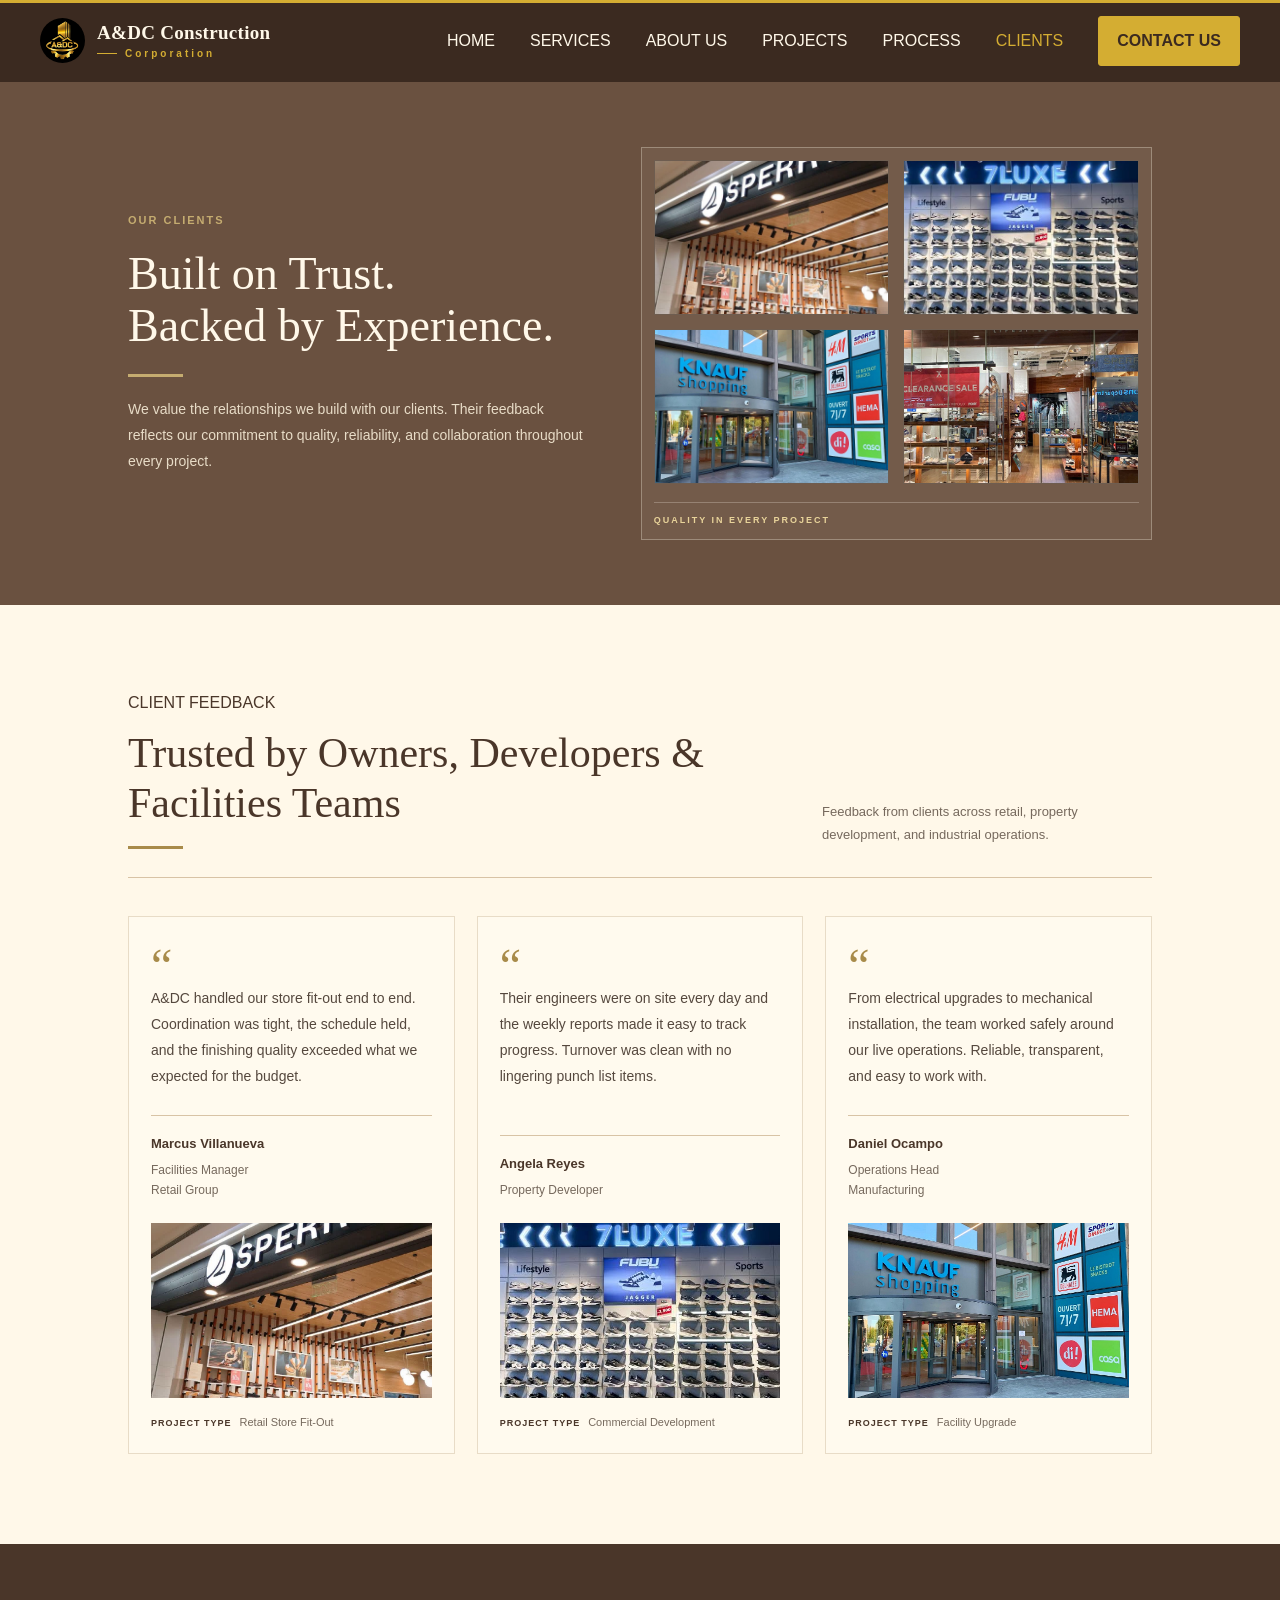
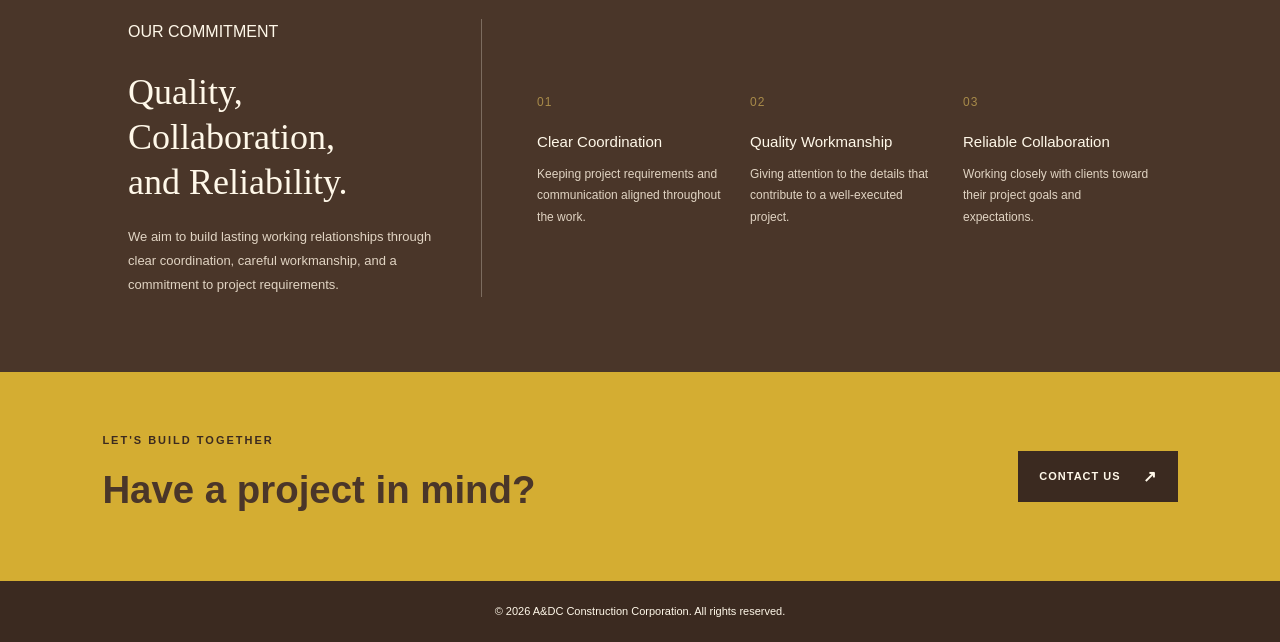
<file: A&DC Website (with JS)/clientpage.html>
<!DOCTYPE html>
<!-- CLIENTS PAGE -->
<html lang="en">

<head>
    <meta charset="UTF-8">
    <meta name="viewport" content="width=device-width, initial-scale=1.0">

    <title>Clients | A&DC Construction Corporation</title>

    <link rel="stylesheet" href="style.css">
</head>

<body class="clients-page">
    <div id="progress"></div>

    <!-- NAVBAR -->
    <header class="navbar" id="mainNavbar">
        <a href="homepage.html" class="brand">
            <img src="pictures/A&DClogo.jpg"
                 alt="A&DC Logo"
                 class="logo">

            <span class="brand-name">
                <span>A&DC Construction</span>
                <span>Corporation</span>
            </span>
        </a>

        <nav class="nav-menu">
            <a href="homepage.html">HOME</a>
            <a href="servicepage.html">SERVICES</a>
            <a href="about_page.html">ABOUT US</a>
            <a href="projectpage.html">PROJECTS</a>
            <a href="processpage.html">PROCESS</a>
            <a href="clientpage.html" class="active">CLIENTS</a>
            <a href="contactpage.html" class="contact-button">CONTACT US</a>
        </nav>
    </header>


    

<!-- CLIENTS HERO -->
<section class="clients-hero clients-hero-split">

    <div class="clients-hero-content">
        <p class="clients-eyebrow">OUR CLIENTS</p>

        <h1>
            Built on Trust.<br>
            Backed by Experience.
        </h1>

        <div class="clients-hero-line"></div>

        <p>
            We value the relationships we build with our clients.
            Their feedback reflects our commitment to quality,
            reliability, and collaboration throughout every project.
        </p>
    </div>

    <div class="clients-hero-gallery">

        <div class="clients-hero-gallery-item">
            <img src="pictures/sperry1.jpg"
                 alt="A&DC project">
        </div>

        <div class="clients-hero-gallery-item">
            <img src="pictures/7luxe1.jpg"
                 alt="A&DC project">
        </div>

        <div class="clients-hero-gallery-item">
            <img src="pictures/knauf1.jpg"
                 alt="A&DC project">
        </div>

        <div class="clients-hero-gallery-item">
            <img src="pictures/complex1.jpg"
                 alt="A&DC project">
        </div>

        <p class="clients-hero-gallery-label">
            QUALITY IN EVERY PROJECT
        </p>

    </div>

</section>

    <!-- CLIENT FEEDBACK -->
    <section class="clients-testimonials">

        <div class="clients-section-heading">
            <div>
                <p class="clients-eyebrow">CLIENT FEEDBACK</p>
                <h2>Trusted by Owners, Developers & Facilities Teams</h2>
                <div class="clients-heading-line"></div>
            </div>

            <p>
                Feedback from clients across retail, property development,
                and industrial operations.
            </p>
        </div>


        <div class="testimonial-grid">

            <!-- TESTIMONIAL 01 -->
            <article class="testimonial-card">

                <div class="testimonial-quote">
                    <span class="quote-mark" aria-hidden="true">“</span>

                    <blockquote>
                        A&DC handled our store fit-out end to end.
                        Coordination was tight, the schedule held,
                        and the finishing quality exceeded what we
                        expected for the budget.
                    </blockquote>
                </div>

                <div class="testimonial-client">
                    <h3>Marcus Villanueva</h3>
                    <p>Facilities Manager</p>
                    <span>Retail Group</span>
                </div>

                <div class="testimonial-project-image">
                    <img src="pictures/sperry1.jpg"
                         alt="Completed project example">
                </div>

                <div class="testimonial-project-label">
                    <span>PROJECT TYPE</span>
                    <p>Retail Store Fit-Out</p>
                </div>

            </article>


            <!-- TESTIMONIAL 02 -->
            <article class="testimonial-card">

                <div class="testimonial-quote">
                    <span class="quote-mark" aria-hidden="true">“</span>

                    <blockquote>
                        Their engineers were on site every day and
                        the weekly reports made it easy to track
                        progress. Turnover was clean with no lingering
                        punch list items.
                    </blockquote>
                </div>

                <div class="testimonial-client">
                    <h3>Angela Reyes</h3>
                    <p>Property Developer</p>
                </div>

                <div class="testimonial-project-image">
                    <img src="pictures/7luxe1.jpg"
                         alt="Completed project example">
                </div>

                <div class="testimonial-project-label">
                    <span>PROJECT TYPE</span>
                    <p>Commercial Development</p>
                </div>

            </article>


            <!-- TESTIMONIAL 03 -->
            <article class="testimonial-card">

                <div class="testimonial-quote">
                    <span class="quote-mark" aria-hidden="true">“</span>

                    <blockquote>
                        From electrical upgrades to mechanical
                        installation, the team worked safely around
                        our live operations. Reliable, transparent,
                        and easy to work with.
                    </blockquote>
                </div>

                <div class="testimonial-client">
                    <h3>Daniel Ocampo</h3>
                    <p>Operations Head</p>
                    <span>Manufacturing</span>
                </div>

                <div class="testimonial-project-image">
                    <img src="pictures/knauf1.jpg"
                         alt="Completed project example">
                </div>

                <div class="testimonial-project-label">
                    <span>PROJECT TYPE</span>
                    <p>Facility Upgrade</p>
                </div>

            </article>

        </div>
    </section>


    <!-- OUR COMMITMENT -->
    <section class="clients-trust">

        <div class="clients-trust-heading">
            <p class="clients-eyebrow">OUR COMMITMENT</p>

            <h2>
                Quality, Collaboration, <br>
                and Reliability.
            </h2>

            <p>
                We aim to build lasting working relationships through
                clear coordination, careful workmanship, and a
                commitment to project requirements.
            </p>
        </div>

        <div class="clients-trust-items">

            <div class="clients-trust-item">
                <span>01</span>
                <h3>Clear Coordination</h3>
                <p>
                    Keeping project requirements and communication
                    aligned throughout the work.
                </p>
            </div>

            <div class="clients-trust-item">
                <span>02</span>
                <h3>Quality Workmanship</h3>
                <p>
                    Giving attention to the details that contribute
                    to a well-executed project.
                </p>
            </div>

            <div class="clients-trust-item">
                <span>03</span>
                <h3>Reliable Collaboration</h3>
                <p>
                    Working closely with clients toward their
                    project goals and expectations.
                </p>
            </div>

        </div>
    </section>


    <!-- CLOSING CONTACT -->
        <section class="home-contact">
            <div>
                <p class="home-eyebrow">LET'S BUILD TOGETHER</p>
                <h2>Have a project in mind?</h2>
            </div>

            <a href="contactpage.html" class="home-button">
                CONTACT US <span>↗</span>
            </a>
        </section>

    </main>

     <!-- FOOTER -->
    <footer class="home-footer">
        <p>&copy; 2026 A&amp;DC Construction Corporation. All rights reserved.</p>
    </footer>


</body>

<script>
const navbar = document.getElementById('mainNavbar');
let lastScrollY = window.scrollY;

const scrollThreshold = 80;
const minScrollDelta = 10;

window.addEventListener('scroll', () => {
    const currentScrollY = window.scrollY;
    const scrollDifference = Math.abs(currentScrollY - lastScrollY);

    if (scrollDifference < minScrollDelta) {
        lastScrollY = currentScrollY;
        return;
    }

    if (currentScrollY > lastScrollY && currentScrollY > scrollThreshold) {
        navbar.classList.remove('nav-show-fast');
        navbar.classList.add('nav-hidden');
    } else {
        navbar.classList.add('nav-show-fast');
        navbar.classList.remove('nav-hidden');
    }

    if (currentScrollY > 20) {
        navbar.classList.add('nav-scrolled');
    } else {
        navbar.classList.remove('nav-scrolled');
    }

    lastScrollY = currentScrollY;
});
</script>

</html>
</file>
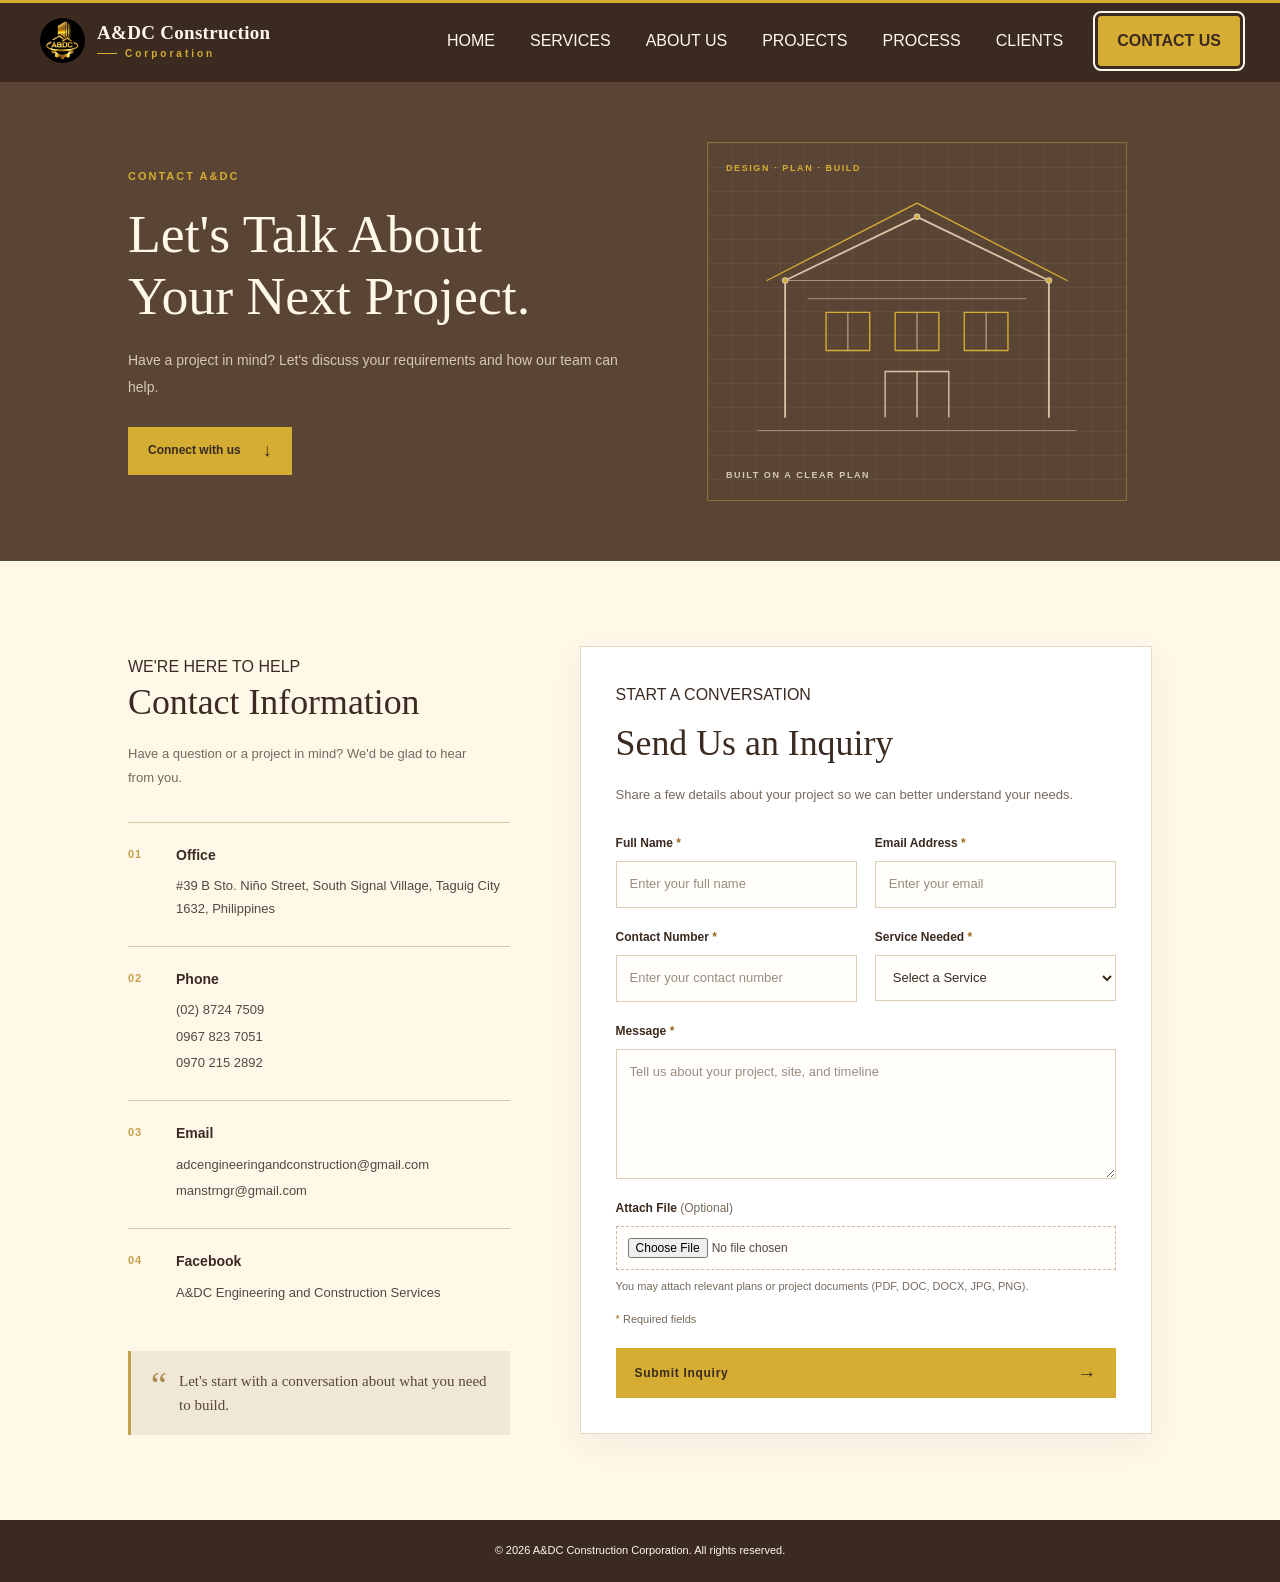
<file: A&DC Website (with JS)/contactpage.html>
<!DOCTYPE html>
<!-- CONTACT PAGE -->
<html lang="en">
<head>
    <meta charset="UTF-8">
    <meta name="viewport" content="width=device-width, initial-scale=1.0">
    <title>Contact Us | A&DC Construction Corporation</title>
    <link rel="stylesheet" href="style.css">
</head>

<body class="contact-page">
    <div id="progress"></div>

    <!-- NAVBAR -->
    <header class="navbar" id="mainNavbar">
        <a href="homepage.html" class="brand">
            <img src="pictures/A&DClogo.jpg" alt="A&DC Logo" class="logo">
            <span class="brand-name">
                <span>A&DC Construction</span>
                <span>Corporation</span>
            </span>
        </a>

        <nav class="nav-menu">
            <a href="homepage.html">HOME</a>
            <a href="servicepage.html">SERVICES</a>
            <a href="about_page.html">ABOUT US</a>
            <a href="projectpage.html">PROJECTS</a>
            <a href="processpage.html">PROCESS</a>
            <a href="clientpage.html">CLIENTS</a>
            <a href="contactpage.html"
               class="contact-button contact-active"
               aria-current="page">CONTACT US</a>
        </nav>
    </header>

    <main>
        <!-- CONTACT HERO -->
        
<section class="contact-hero">
    <div class="contact-hero-content">
        <p class="contact-eyebrow">CONTACT A&DC</p>

        <h1>Let's Talk About<br>Your Next Project.</h1>

        <p class="contact-hero-description">
            Have a project in mind? Let's discuss your requirements
            and how our team can help.
        </p>

        <a href="#contact-details" class="contact-hero-button">
            Connect with us
            <span aria-hidden="true">↓</span>
        </a>
    </div>

    <div class="contact-hero-visual" aria-hidden="true">
        <div class="blueprint-frame">
            <span class="blueprint-label">DESIGN · PLAN · BUILD</span>

            <svg viewBox="0 0 420 300" aria-hidden="true">
    <!-- Building outline -->
    <path d="M65 255 V105 L210 35 L355 105 V255"
          fill="none" stroke="#D8C3A5" stroke-width="2"/>

    <!-- Roof detail -->
    <path d="M45 105 L210 20 L375 105"
          fill="none" stroke="#D4AD32" stroke-width="1.5"/>

    <!-- Building structure -->
    <path d="M65 105 H355 M90 125 H330"
          fill="none" stroke="#D8C3A5" stroke-width="1" opacity="0.7"/>

    <!-- Windows -->
    <g fill="none" stroke="#D4AD32" stroke-width="1.5">
        <rect x="110" y="140" width="48" height="42"/>
        <rect x="186" y="140" width="48" height="42"/>
        <rect x="262" y="140" width="48" height="42"/>
    </g>

    <!-- Window divisions -->
    <path d="M134 140 V182 M210 140 V182 M286 140 V182"
          fill="none" stroke="#D8C3A5" stroke-width="1"/>

    <!-- Entrance -->
    <path d="M175 255 V205 H245 V255 M210 205 V255"
          fill="none" stroke="#D8C3A5" stroke-width="1.5"/>

    <!-- Ground line -->
    <path d="M35 270 H385"
          fill="none" stroke="#D8C3A5" stroke-width="1" opacity="0.65"/>

    <!-- Gold markers -->
    <g fill="#D4AD32">
        <circle cx="65" cy="105" r="3"/>
        <circle cx="355" cy="105" r="3"/>
        <circle cx="210" cy="35" r="3"/>
    </g>
</svg>

            <span class="blueprint-caption">BUILT ON A CLEAR PLAN</span>
        </div>
    </div>
</section>


        <!-- CONTACT DETAILS AND FORM -->
        <section class="contact-section" id="contact-details">

            <!-- LEFT: CONTACT INFORMATION -->
            <div class="contact-information">
                <p class="contact-eyebrow">WE'RE HERE TO HELP</p>
                <h2>Contact Information</h2>
                <p class="contact-intro">
                    Have a question or a project in mind?
                    We'd be glad to hear from you.
                </p>

                <div class="contact-detail">
                    <span class="contact-detail-number">01</span>
                    <div>
                        <h3>Office</h3>
                        <p>
                            #39 B Sto. Niño Street, South Signal Village,
                            Taguig City 1632, Philippines
                        </p>
                    </div>
                </div>

                <div class="contact-detail">
                    <span class="contact-detail-number">02</span>
                    <div>
                        <h3>Phone</h3>
                        <p><a href="tel:+63287247509">(02) 8724 7509</a></p>
                        <p><a href="tel:+639678237051">0967 823 7051</a></p>
                        <p><a href="tel:+639702152892">0970 215 2892</a></p>
                    </div>
                </div>

                <div class="contact-detail">
                    <span class="contact-detail-number">03</span>
                    <div>
                        <h3>Email</h3>
                        <p>
                            <a href="mailto:adcengineeringandconstruction@gmail.com">
                                adcengineeringandconstruction@gmail.com
                            </a>
                        </p>
                        <p>
                            <a href="mailto:manstrngr@gmail.com">manstrngr@gmail.com</a>
                        </p>
                    </div>
                </div>

                <div class="contact-detail">
                    <span class="contact-detail-number">04</span>
                    <div>
                        <h3>Facebook</h3>
                        <p>A&amp;DC Engineering and Construction Services</p>
                    </div>
                </div>

                <div class="contact-note">
                    <span class="contact-note-mark" aria-hidden="true">“</span>
                    <p>
                        Let's start with a conversation about what you need to build.
                    </p>
                </div>
            </div>

            <!-- RIGHT: PROJECT INQUIRY FORM -->
            <div class="contact-form-container">
                <p class="contact-eyebrow">START A CONVERSATION</p>
                <h2>Send Us an Inquiry</h2>
                <p class="contact-form-intro">
                    Share a few details about your project so we can
                    better understand your needs.
                </p>

                <form class="contact-form"
                      action="#"
                      method="post"
                      enctype="multipart/form-data">

                    <div class="contact-form-row">
                        <div class="contact-field">
                            <label for="full-name">Full Name <span>*</span></label>
                            <input type="text"
                                   id="full-name"
                                   name="full_name"
                                   placeholder="Enter your full name"
                                   autocomplete="name"
                                   required>
                        </div>

                        <div class="contact-field">
                            <label for="email">Email Address <span>*</span></label>
                            <input type="email"
                                   id="email"
                                   name="email"
                                   placeholder="Enter your email"
                                   autocomplete="email"
                                   required>
                        </div>
                    </div>

                    <div class="contact-form-row">
                        <div class="contact-field">
                            <label for="phone">Contact Number <span>*</span></label>
                            <input type="tel"
                                   id="phone"
                                   name="phone"
                                   placeholder="Enter your contact number"
                                   autocomplete="tel"
                                   required>
                        </div>

                        <div class="contact-field">
                            <label for="service">Service Needed <span>*</span></label>
                            <select id="service" name="service" required>
                                <option value="" disabled selected>
                                    Select a Service
                                </option>
                                <option value="residential">Residential</option>
                                <option value="commercial-industrial">
                                    Commercial &amp; Industrial
                                </option>
                                <option value="fit-out-works">Fit Out Works</option>
                                <option value="infrastructure">Infrastructure</option>
                                <option value="design-planning">
                                    Design &amp; Planning
                                </option>
                                <option value="renovation-retrofitting">
                                    Renovation &amp; Retrofitting
                                </option>
                                <option value="other">Other / Not Sure Yet</option>
                            </select>
                        </div>
                    </div>

                    <div class="contact-field">
                        <label for="message">Message <span>*</span></label>
                        <textarea id="message"
                                  name="message"
                                  rows="5"
                                  placeholder="Tell us about your project, site, and timeline"
                                  required></textarea>
                    </div>

                    <div class="contact-field contact-file-field">
                        <label for="attachment">
                            Attach File <span class="optional">(Optional)</span>
                        </label>
                        <input type="file"
                               id="attachment"
                               name="attachment"
                               accept=".pdf,.doc,.docx,.jpg,.jpeg,.png">
                        <small>
                            You may attach relevant plans or project documents
                            (PDF, DOC, DOCX, JPG, PNG).
                        </small>
                    </div>

                    <p class="contact-required-note">
                        <span>*</span> Required fields
                    </p>

                    <button type="submit" class="contact-submit-button">
                        Submit Inquiry <span aria-hidden="true">→</span>
                    </button>
                </form>
            </div>

        </section>
    </main>

    <!-- FOOTER -->
    <footer class="home-footer">
        <p>&copy; 2026 A&amp;DC Construction Corporation. All rights reserved.</p>
    </footer>

</body>

<script>
    const navbar = document.getElementById('mainNavbar');
let lastScrollY = window.scrollY;

const scrollThreshold = 80;
const minScrollDelta = 10;

window.addEventListener('scroll', () => {
    const currentScrollY = window.scrollY;
    const scrollDifference = Math.abs(currentScrollY - lastScrollY);

    if (scrollDifference < minScrollDelta) {
        lastScrollY = currentScrollY;
        return;
    }

    if (currentScrollY > lastScrollY && currentScrollY > scrollThreshold) {
        navbar.classList.remove('nav-show-fast');
        navbar.classList.add('nav-hidden');
    } else {
        navbar.classList.add('nav-show-fast');
        navbar.classList.remove('nav-hidden');
    }

    if (currentScrollY > 20) {
        navbar.classList.add('nav-scrolled');
    } else {
        navbar.classList.remove('nav-scrolled');
    }

    lastScrollY = currentScrollY;
});
</script>

</html>
</file>
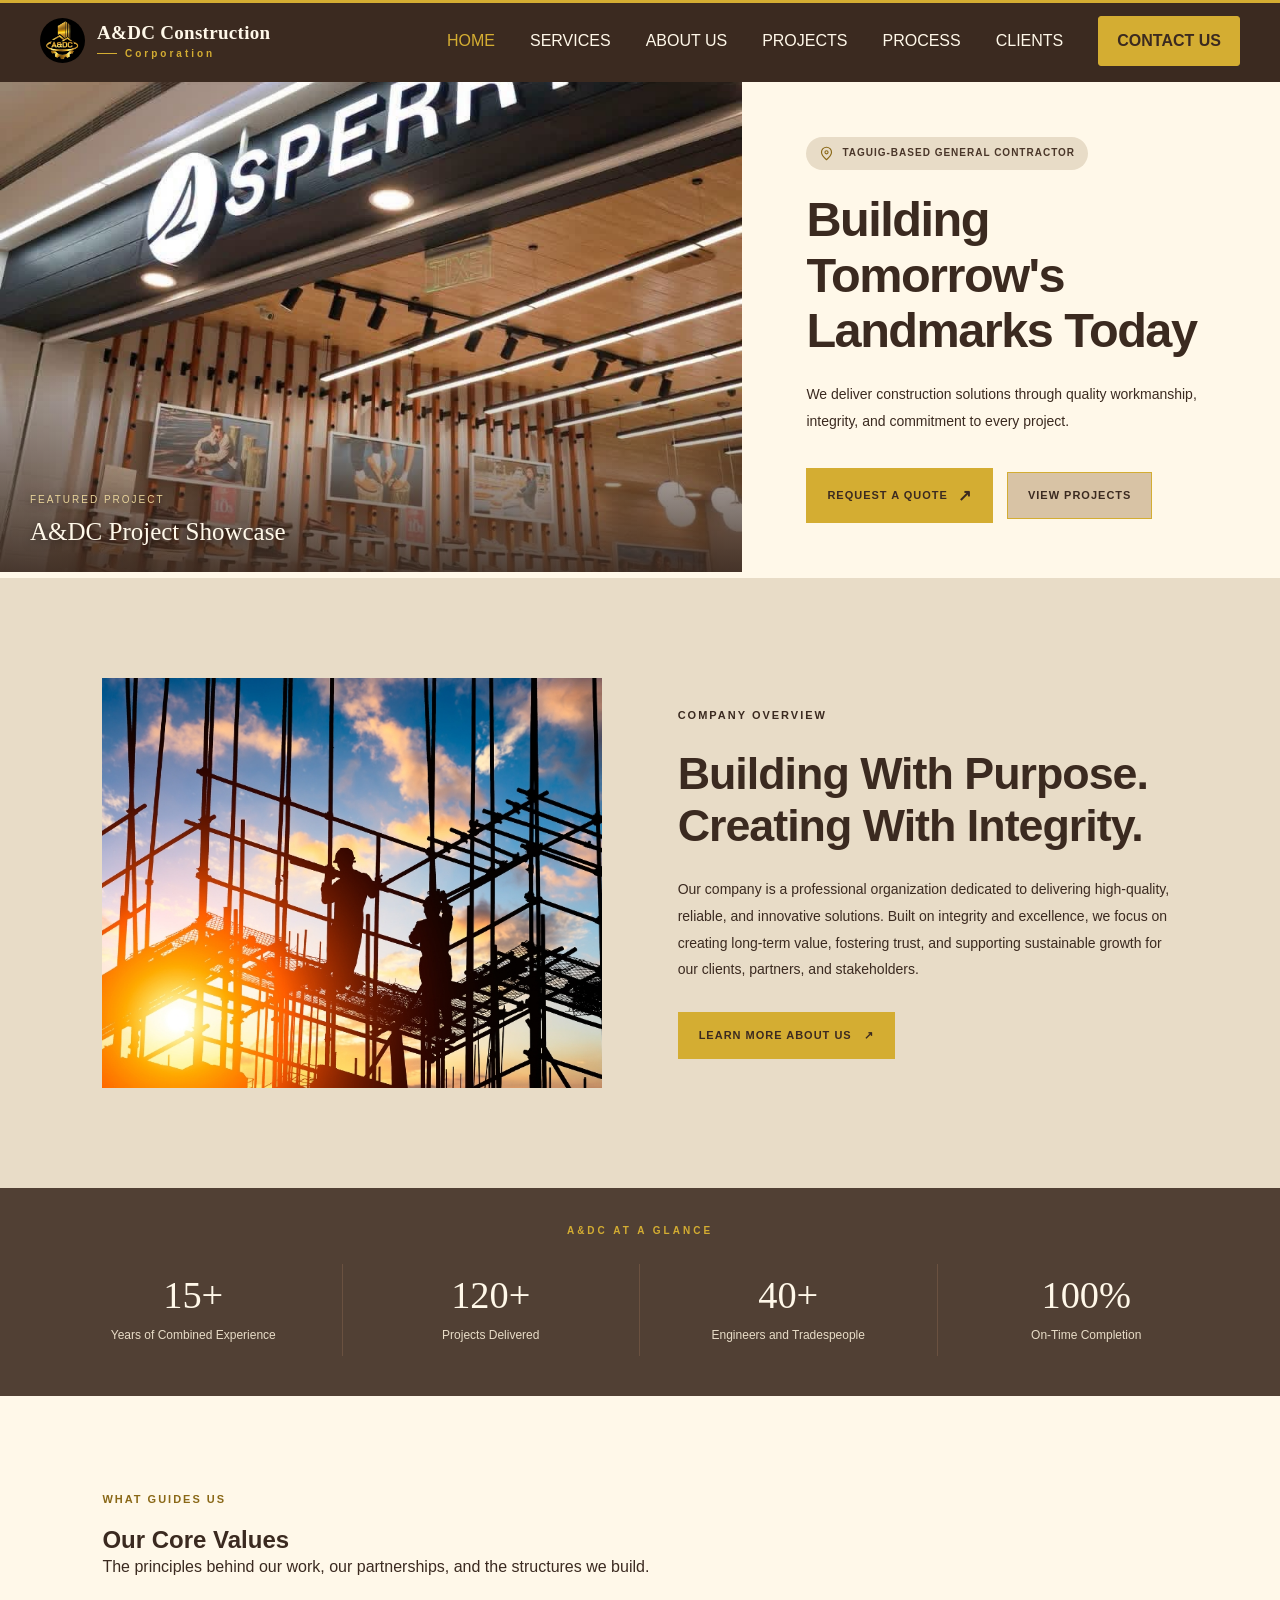
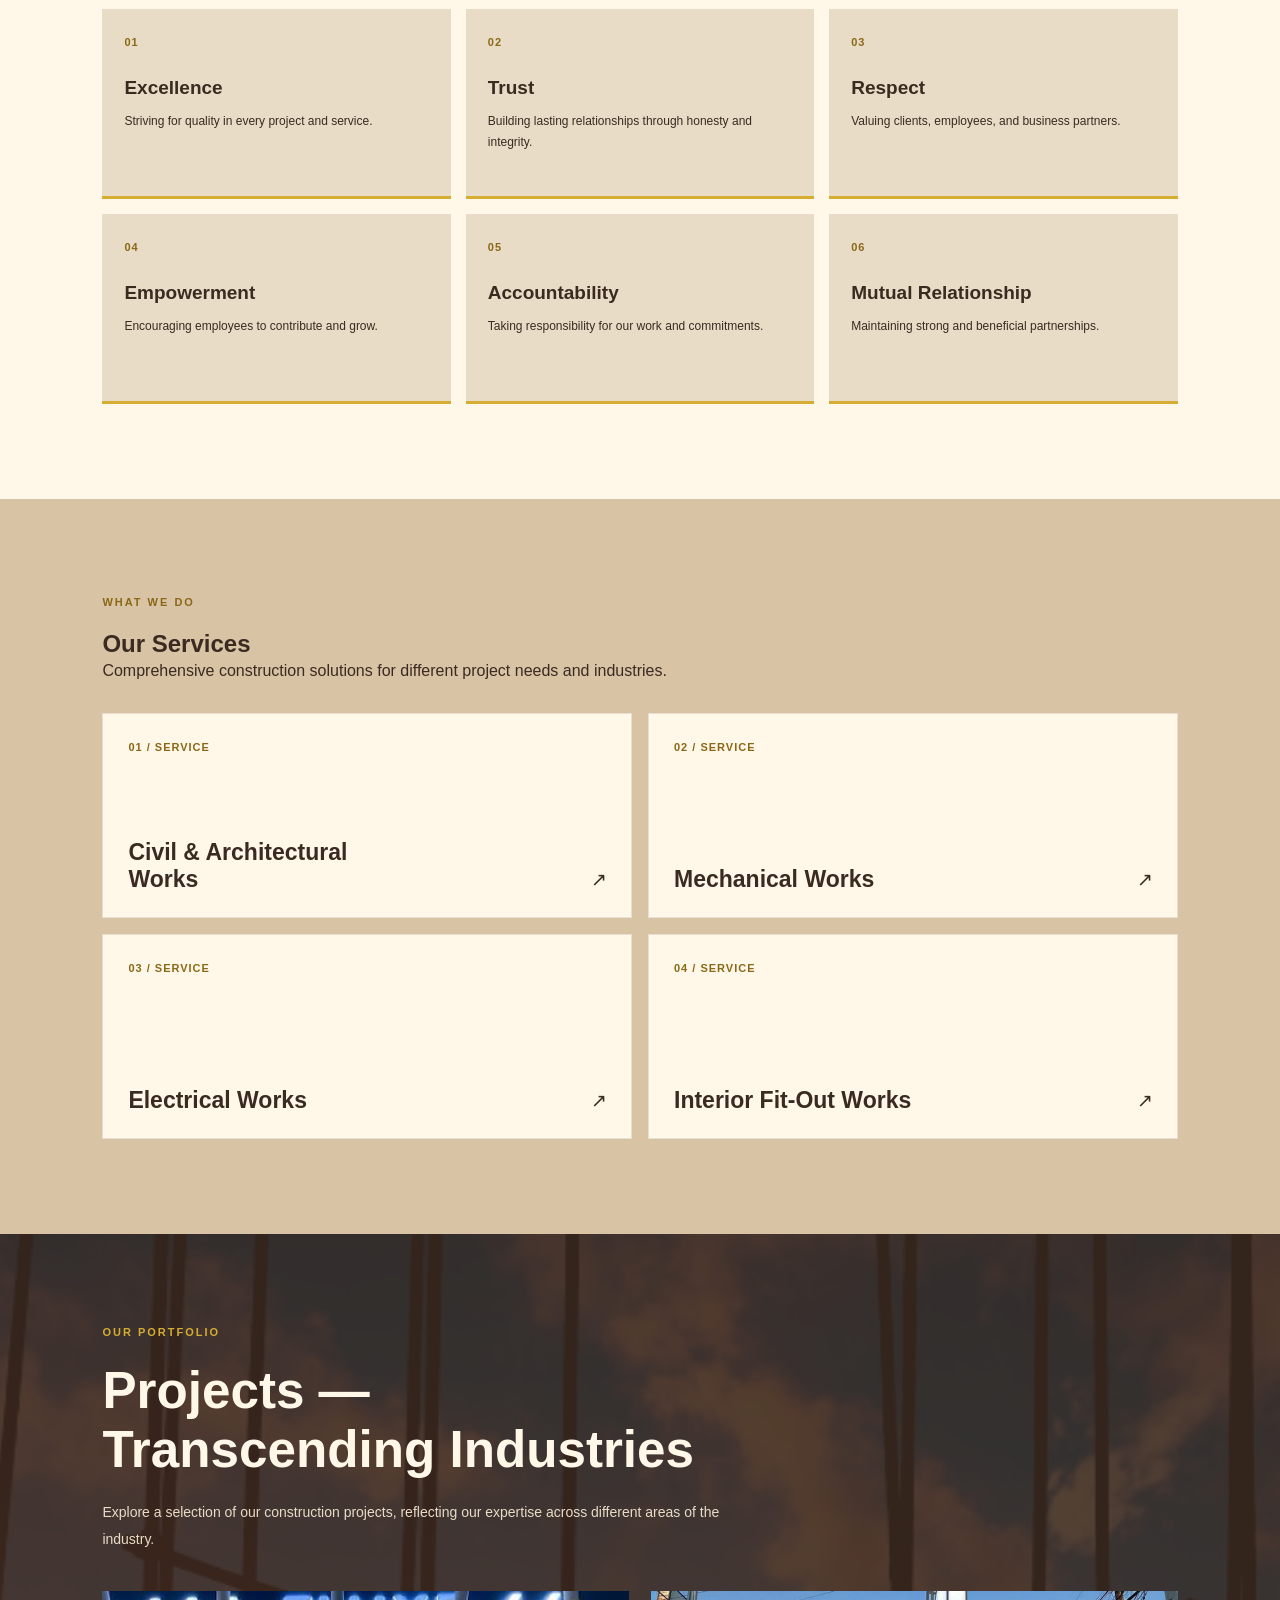
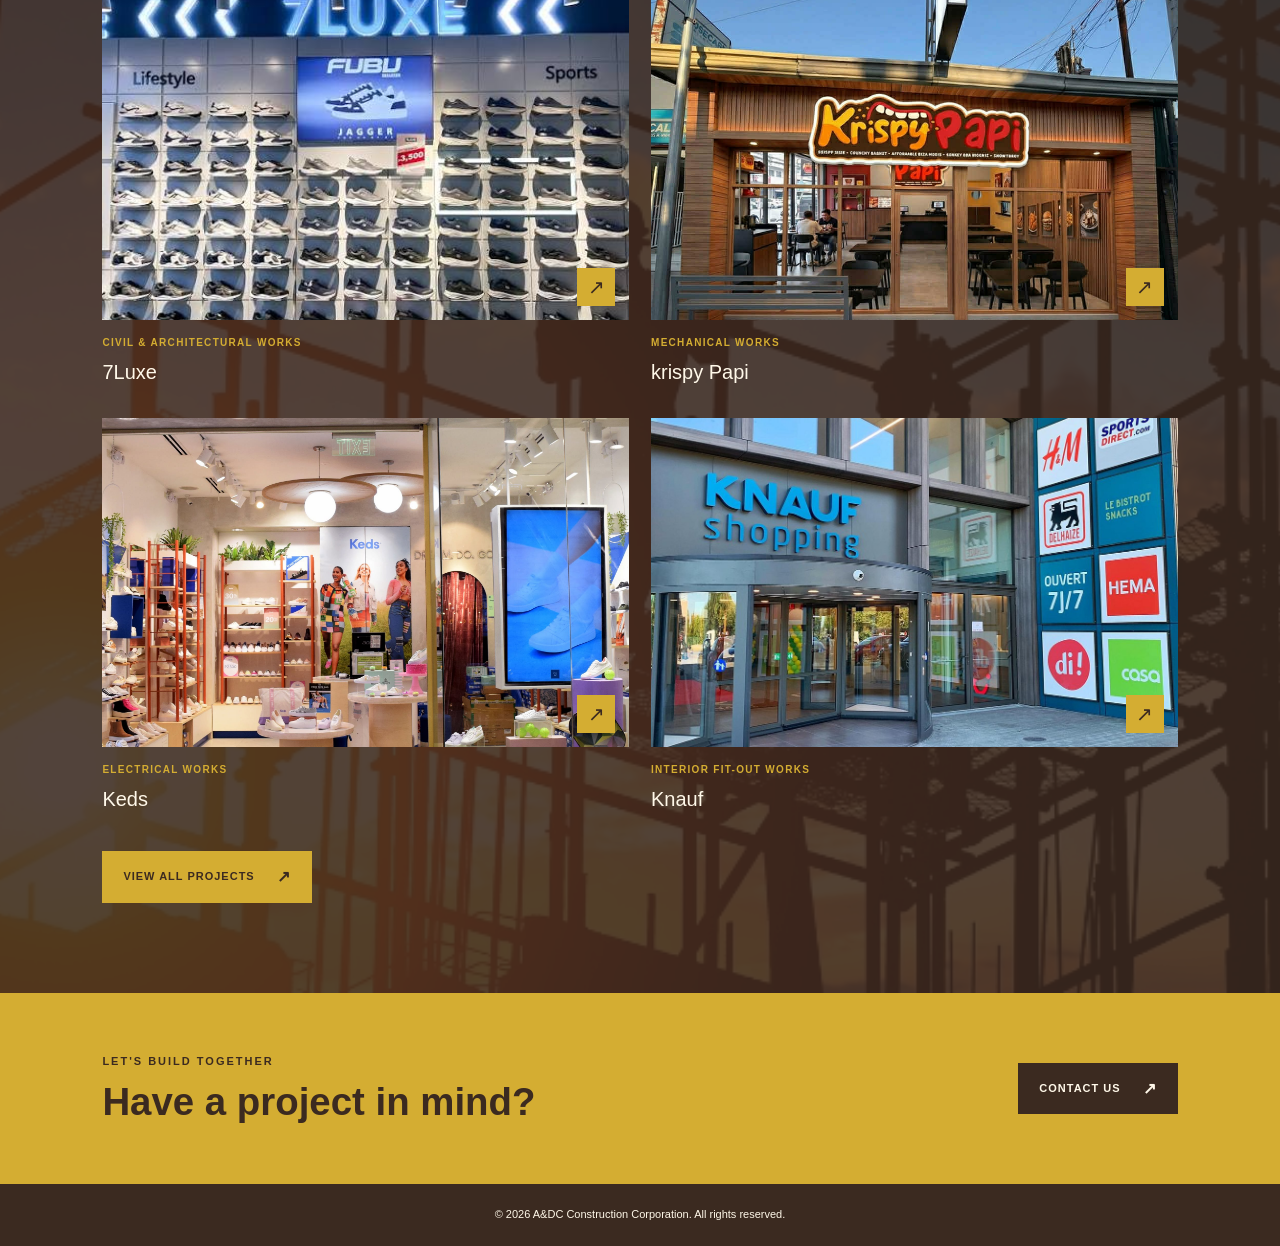
<file: A&DC Website (with JS)/homepage.html>
<!DOCTYPE html>
<!-- HOME PAGE -->
<html lang="en">
<head>
    <meta charset="UTF-8">
    <meta name="viewport" content="width=device-width, initial-scale=1.0">
    <title>A&DC Construction Corporation</title>
    <link rel="stylesheet" href="style.css">
</head>

<body>
<div id="progress"></div>

    <!-- NAVIGATION BAR -->
    <header class="navbar" id="mainNavbar" >
        <a href="homepage.html" class="brand">
            <img src="pictures/A&DClogo.jpg" alt="A&DC Logo" class="logo">
            <span class="brand-name">
                <span>A&DC Construction</span>
                <span>Corporation</span>
            </span>
        </a>

        <nav class="nav-menu">
            <a href="homepage.html" class="active">HOME</a>
            <a href="servicepage.html">SERVICES</a>
            <a href="about_page.html">ABOUT US</a>
            <a href="projectpage.html">PROJECTS</a>
            <a href="processpage.html">PROCESS</a>
            <a href="clientpage.html">CLIENTS</a>
            <a href="contactpage.html" class="contact-button">CONTACT US</a>
        </nav>
    </header>


    <main class="home-page">
        
<!-- 01. HERO -->
<section class="home-hero" id="home">
    <div class="home-hero-image">
        <img src="pictures/sperry1.jpg"
             class="hero-slide active"
             alt="Sperry project">

        <img src="pictures/7luxe1.jpg"
             class="hero-slide"
             alt="7Luxe project">

        <img src="pictures/keds1.jpg"
             class="hero-slide"
             alt="Keds project">

        <img src="pictures/knauf1.jpg"
             class="hero-slide"
             alt="Knauf project">

        <img src="pictures/complex1.jpg"
             class="hero-slide"
             alt="Complex project">

        <img src="pictures/krispypapi1.png"
             class="hero-slide"
             alt="Krispy Papi project">

        <div class="hero-project-caption">
            <span>FEATURED PROJECT</span>
            <h2>A&DC Project Showcase</h2>
        </div>
    </div>

    


    <div class="home-hero-content">
        <p class="home-eyebrow">
    <span class="home-location-icon" aria-hidden="true">
        <svg viewBox="0 0 24 24">
            <path d="M20 10c0 5-8 12-8 12S4 15 4 10a8 8 0 1 1 16 0Z"></path>
            <circle cx="12" cy="10" r="2.5"></circle>
        </svg>
    </span>
    <span>TAGUIG-BASED GENERAL CONTRACTOR</span>
</p>
        <h1>Building Tomorrow's Landmarks Today</h1>
        <p class="home-description">
            We deliver construction solutions through quality
            workmanship, integrity, and commitment to every project.
        </p>
       <div class="home-hero-buttons">
    <a href="contactpage.html" class="home-button home-button-primary">
        REQUEST A QUOTE <span>↗</span>
    </a>

    <a href="projectpage.html" class="home-button home-button-secondary">
        VIEW PROJECTS
    </a>
</div>
    </div>
</section>

        
<!-- 02. COMPANY OVERVIEW / WHO WE ARE -->
<section class="home-story" id="story">

    <div class="home-story-image">
        <img src="pictures/constructionhome.jpg"
             alt="Construction and development">
    </div>

    <div class="home-story-content">

        <p class="home-eyebrow">
            <span class="home-eyebrow-number">COMPANY OVERVIEW</span>
            <span class="home-eyebrow-divider"></span>
            
        </p>

        <h2>
            Building With Purpose.<br>
            Creating With Integrity.
        </h2>

        <p>
            Our company is a professional organization dedicated to
            delivering high-quality, reliable, and innovative solutions.
            Built on integrity and excellence, we focus on creating
            long-term value, fostering trust, and supporting sustainable
            growth for our clients, partners, and stakeholders.
        </p>

        
<a href="about_page.html" class="home-overview-button">
    LEARN MORE ABOUT US <span aria-hidden="true">↗</span>
</a>


    </div>

</section>


<!-- COMPANY STATISTICS -->
<section class="home-stats" id="company-stats">
    <div class="home-stats-heading">
        <p>A&DC AT A GLANCE</p>
    </div>

    <div class="home-stats-grid">
        <div class="home-stat">
            <h2>15+</h2>
            <p>Years of Combined Experience</p>
        </div>

        <div class="home-stat">
            <h2>120+</h2>
            <p>Projects Delivered</p>
        </div>

        <div class="home-stat">
            <h2>40+</h2>
            <p>Engineers and Tradespeople</p>
        </div>

        <div class="home-stat">
            <h2>100%</h2>
            <p>On-Time Completion</p>
        </div>
    </div>
</section>

        <!-- 03. CORE VALUES -->
        <section class="home-values" id="values">
            <div class="home-section-heading">
                <p class="home-eyebrow">WHAT GUIDES US</p>
                <h2>Our Core Values</h2>
                <p>
                    The principles behind our work, our partnerships,
                    and the structures we build.
                </p>
            </div>

            <div class="home-value-grid">
    <article class="home-value-card">
        <span class="home-card-number">01</span>
        <h3>Excellence</h3>
        <p>Striving for quality in every project and service.</p>
    </article>

    <article class="home-value-card">
        <span class="home-card-number">02</span>
        <h3>Trust</h3>
        <p>Building lasting relationships through honesty and integrity.</p>
    </article>

    <article class="home-value-card">
        <span class="home-card-number">03</span>
        <h3>Respect</h3>
        <p>Valuing clients, employees, and business partners.</p>
    </article>

    <article class="home-value-card">
        <span class="home-card-number">04</span>
        <h3>Empowerment</h3>
        <p>Encouraging employees to contribute and grow.</p>
    </article>

    <article class="home-value-card">
        <span class="home-card-number">05</span>
        <h3>Accountability</h3>
        <p>Taking responsibility for our work and commitments.</p>
    </article>

    <article class="home-value-card">
        <span class="home-card-number">06</span>
        <h3>Mutual Relationship</h3>
        <p>Maintaining strong and beneficial partnerships.</p>
    </article>
</div>
        </section>


        <!-- 04. SERVICES -->
        <section class="home-services" id="services">
            <div class="home-section-heading">
                <p class="home-eyebrow">WHAT WE DO</p>
                <h2>Our Services</h2>
                <p>
                    Comprehensive construction solutions for different
                    project needs and industries.
                </p>
            </div>

            <div class="home-service-grid">
                <a href="servicepage.html#civil" class="home-service-card">
                    <span class="home-card-number">01 / SERVICE</span>
                    <h3>Civil &amp; Architectural Works</h3>
                    <span class="home-card-arrow">↗</span>
                </a>

                <a href="servicepage.html#mechanical" class="home-service-card">
                    <span class="home-card-number">02 / SERVICE</span>
                    <h3>Mechanical Works</h3>
                    <span class="home-card-arrow">↗</span>
                </a>

                <a href="servicepage.html#electrical" class="home-service-card">
                    <span class="home-card-number">03 / SERVICE</span>
                    <h3>Electrical Works</h3>
                    <span class="home-card-arrow">↗</span>
                </a>

                <a href="servicepage.html#fitout" class="home-service-card">
                    <span class="home-card-number">04 / SERVICE</span>
                    <h3>Interior Fit-Out Works</h3>
                    <span class="home-card-arrow">↗</span>
                </a>
            </div>
        </section>


       

<!-- 05. PROJECTS / OUR PORTFOLIO -->
<section class="home-projects" id="projects">

    <!-- Background image -->
    <div class="home-projects-background">
        <img src="pictures/constructionhome.jpg"
             alt=""
             aria-hidden="true">
    </div>

    <!-- Dark overlay -->
    <div class="home-projects-overlay"></div>

    <!-- Main content -->
    <div class="home-projects-content">

        <div class="home-projects-heading">
            <p class="home-eyebrow">OUR PORTFOLIO</p>

            <h2>Projects —<br>Transcending Industries</h2>

            <p class="home-projects-description">
                Explore a selection of our construction projects,
                reflecting our expertise across different areas
                of the industry.
            </p>
        </div>

        <!-- Project gallery -->
        <div class="home-portfolio-grid">

            <a href="projectpage.html" class="home-portfolio-card">
                <div class="home-portfolio-image">
                    <img src="pictures/7luxe1.jpg"
                         alt="Civil and architectural project">
                    <span class="home-portfolio-arrow" aria-hidden="true">↗</span>
                </div>
                <div class="home-portfolio-info">
                    <p>CIVIL &amp; ARCHITECTURAL WORKS</p>
                    <h3>7Luxe</h3>
                </div>
            </a>

            <a href="projectpage.html" class="home-portfolio-card">
                <div class="home-portfolio-image">
                    <img src="pictures/krispypapi1.png"
                         alt="Mechanical project">
                    <span class="home-portfolio-arrow" aria-hidden="true">↗</span>
                </div>
                <div class="home-portfolio-info">
                    <p>MECHANICAL WORKS</p>
                    <h3>krispy Papi</h3>
                </div>
            </a>

            <a href="projectpage.html" class="home-portfolio-card">
                <div class="home-portfolio-image">
                    <img src="pictures/keds1.jpg"
                         alt="Electrical project">
                    <span class="home-portfolio-arrow" aria-hidden="true">↗</span>
                </div>
                <div class="home-portfolio-info">
                    <p>ELECTRICAL WORKS</p>
                    <h3>Keds</h3>
                </div>
            </a>

            <a href="projectpage.html" class="home-portfolio-card">
                <div class="home-portfolio-image">
                    <img src="pictures/knauf1.jpg"
                         alt="Fit-out project">
                    <span class="home-portfolio-arrow" aria-hidden="true">↗</span>
                </div>
                <div class="home-portfolio-info">
                    <p>INTERIOR FIT-OUT WORKS</p>
                    <h3>Knauf</h3>
                </div>
            </a>

        </div>

        <div class="home-projects-footer">
            <a href="projectpage.html" class="home-button">
                VIEW ALL PROJECTS <span aria-hidden="true">↗</span>
            </a>
        </div>

    </div>
</section>



        <!-- CLOSING CONTACT -->
        <section class="home-contact">
            <div>
                <p class="home-eyebrow">LET'S BUILD TOGETHER</p>
                <h2>Have a project in mind?</h2>
            </div>

            <a href="contactpage.html" class="home-button">
                CONTACT US <span>↗</span>
            </a>
        </section>

    </main>


    <!-- FOOTER -->
    <footer class="home-footer">
        <p>&copy; 2026 A&amp;DC Construction Corporation. All rights reserved.</p>
    </footer>

</body>

<script>
document.addEventListener("DOMContentLoaded", function () {
    const slides = document.querySelectorAll(
        ".home-hero-image .hero-slide"
    );

    if (slides.length < 2) return;

    let currentSlide = 0;

    setInterval(function () {
        slides[currentSlide].classList.remove("active");

        currentSlide = (currentSlide + 1) % slides.length;

        slides[currentSlide].classList.add("active");
    }, 5000);
});

const navbar = document.getElementById('mainNavbar');
let lastScrollY = window.scrollY;

const scrollThreshold = 80;
const minScrollDelta = 10;

window.addEventListener('scroll', () => {
    const currentScrollY = window.scrollY;
    const scrollDifference = Math.abs(currentScrollY - lastScrollY);

    if (scrollDifference < minScrollDelta) {
        lastScrollY = currentScrollY;
        return;
    }

    if (currentScrollY > lastScrollY && currentScrollY > scrollThreshold) {
        navbar.classList.remove('nav-show-fast');
        navbar.classList.add('nav-hidden');
    } else {
        navbar.classList.add('nav-show-fast');
        navbar.classList.remove('nav-hidden');
    }

    if (currentScrollY > 20) {
        navbar.classList.add('nav-scrolled');
    } else {
        navbar.classList.remove('nav-scrolled');
    }

    lastScrollY = currentScrollY;
});
</script>

</html>
</file>
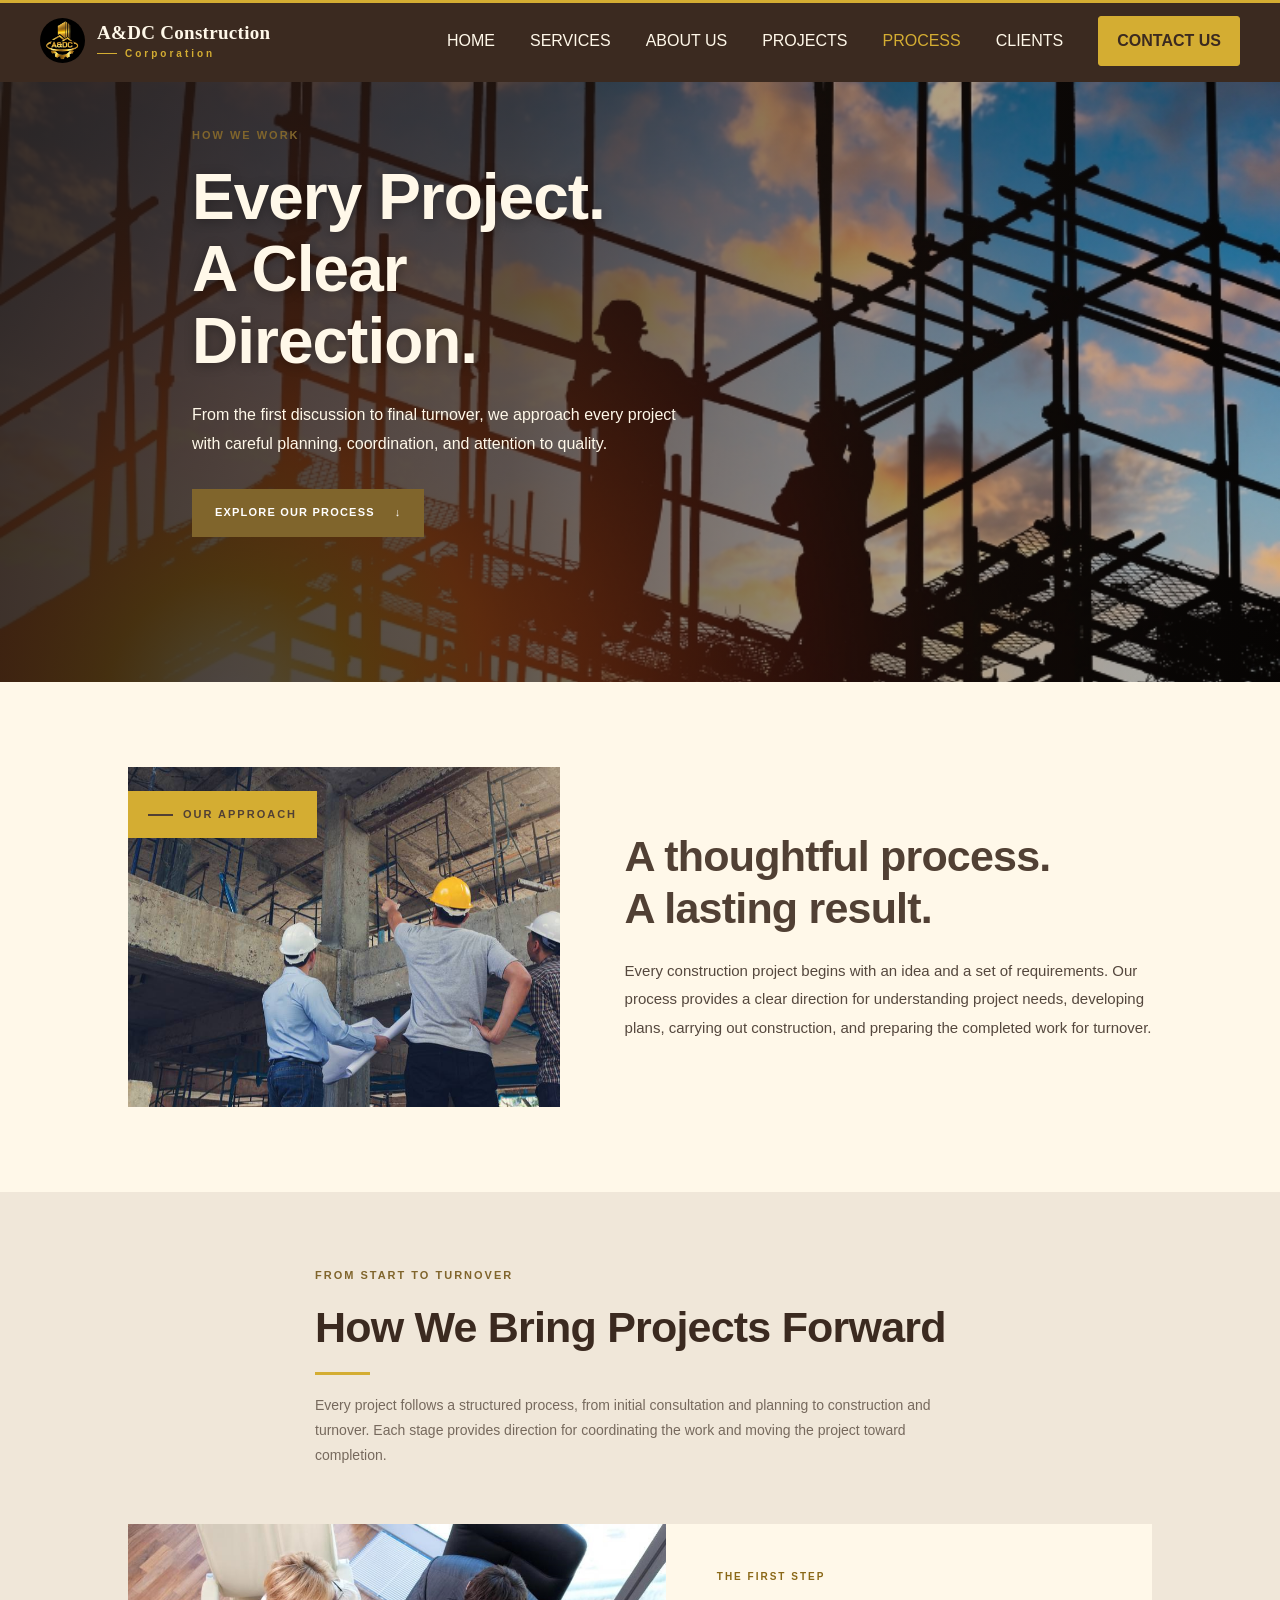
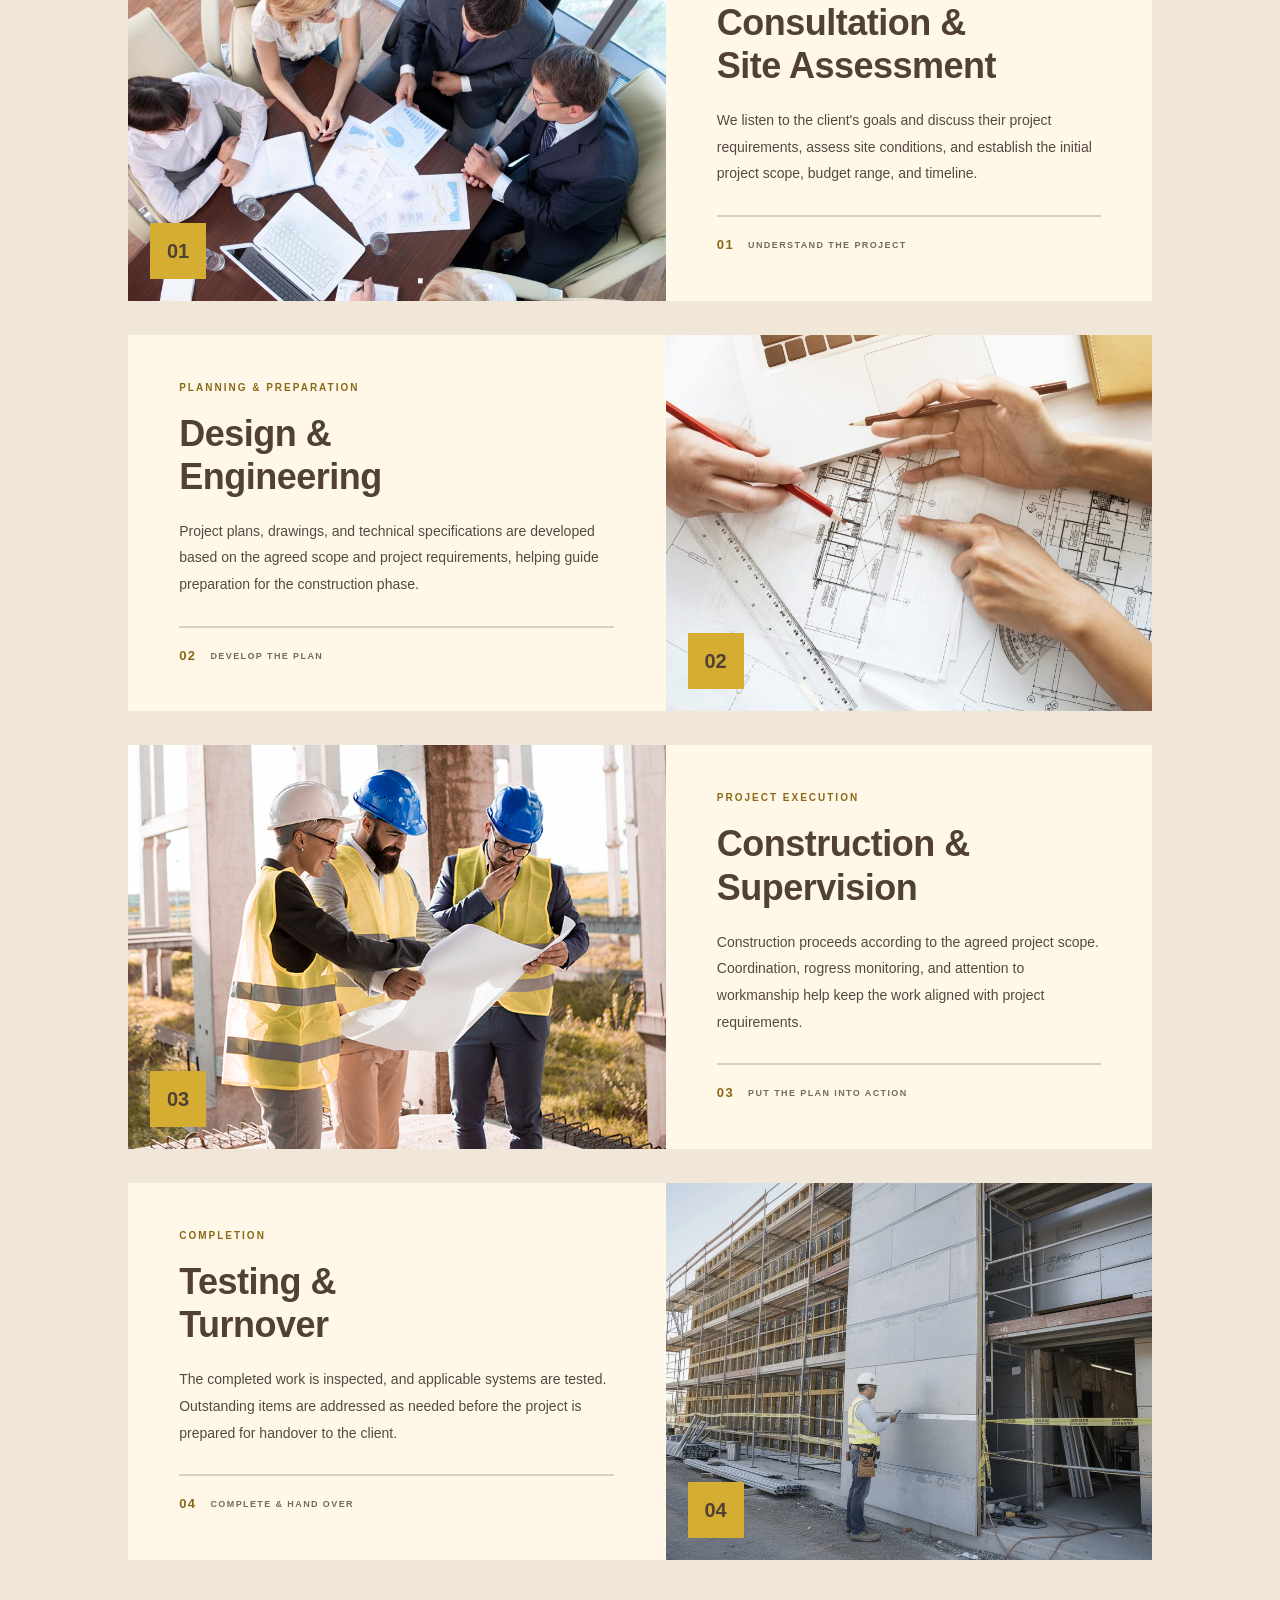
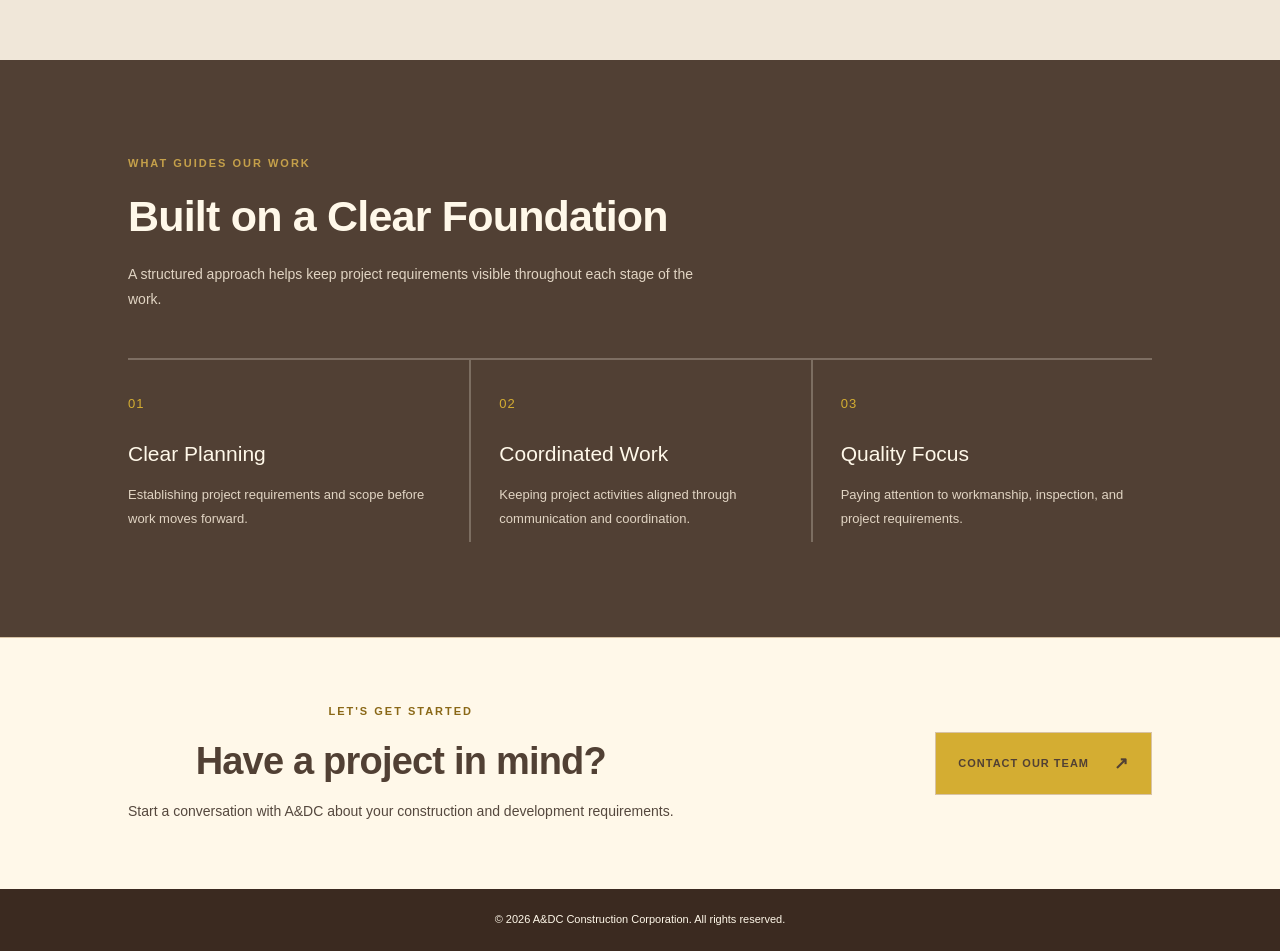
<file: A&DC Website (with JS)/processpage.html>
<!DOCTYPE html>
<!-- PROCESS PAGE -->
<html lang="en">
<head>
    <meta charset="UTF-8">
    <meta name="viewport" content="width=device-width, initial-scale=1.0">
    <title>Our Process | A&DC Construction Corporation</title>
    <link rel="stylesheet" href="style.css">
</head>
<body>
    <div id="progress"></div>

<header class="navbar" id="mainNavbar">
    <a href="homepage.html" class="brand">
        <img src="pictures/A&DClogo.jpg" alt="A&DC Logo" class="logo">
        <span class="brand-name">
            <span>A&DC Construction</span>
            <span>Corporation</span>
        </span>
    </a>

    <nav class="nav-menu">
        <a href="homepage.html">HOME</a>
        <a href="servicepage.html">SERVICES</a>
        <a href="about_page.html">ABOUT US</a>
        <a href="projectpage.html">PROJECTS</a>
        <a href="processpage.html" class="active">PROCESS</a>
        <a href="clientpage.html">CLIENTS</a>
        <a href="contactpage.html" class="contact-button">CONTACT US</a>
    </nav>
</header>

<main class="process-page">

    <!-- 01 HERO -->
    <section class="process-hero">
        <div class="process-hero-overlay"></div>

        <div class="process-hero-content">
            <p class="process-eyebrow">HOW WE WORK</p>
            <h1>Every Project.<br>A Clear Direction.</h1>
            <p>
                From the first discussion to final turnover, we approach
                every project with careful planning, coordination, and
                attention to quality.
            </p>
            <a href="#process-steps" class="process-hero-button">
                EXPLORE OUR PROCESS <span>↓</span>
            </a>
        </div>

        <div class="process-hero-index">
            <span></span>
            <strong></strong>
        </div>
    </section>

    
<!-- 02 INTRODUCTION / OUR APPROACH -->
<section class="process-intro">
    <div class="process-intro-image">
        <img src="pictures/construprocess.jpg"
             alt="Construction project site">
        <div class="process-intro-label">
            <span class="process-line"></span>
            <span>OUR APPROACH</span>
        </div>
    </div>

    <div class="process-intro-content">
        <h2>A thoughtful process.<br>A lasting result.</h2>
        <p>
            Every construction project begins with an idea and a set
            of requirements. Our process provides a clear direction
            for understanding project needs, developing plans,
            carrying out construction, and preparing the completed
            work for turnover.
        </p>
    </div>
</section>


    <!-- FOUR PROCESS STAGES -->
    <section class="process-steps" id="process-steps">

        <div class="process-section-heading">
    <div>
        <p class="process-eyebrow">FROM START TO TURNOVER</p>
        <h2>How We Bring Projects Forward</h2>
        <div class="process-heading-line"></div>
    </div>
    <p>
        Every project follows a structured process, from initial consultation and planning to construction and turnover.
        Each stage provides direction for coordinating the work and moving the project toward completion.
    </p>
</div>

        <!-- STEP 01 -->
        <article class="process-step">
            <div class="process-step-image">
                <img src="pictures/site-assessment.jpeg"
                     alt="Construction project site">
                <span class="process-image-number">01</span>
            </div>

            <div class="process-step-content">
                <p class="process-step-label">THE FIRST STEP</p>
                <h3>Consultation &amp;<br>Site Assessment</h3>
                <p>
                    We listen to the client's goals and discuss their project requirements, 
                    assess site conditions, and establish the initial project scope, 
                    budget range, and timeline.
                </p>
                <div class="process-step-footer">
                    <span>01</span>
                    <span>UNDERSTAND THE PROJECT</span>
                </div>
            </div>
        </article>

        <!-- STEP 02 -->
        <article class="process-step process-step-reverse">
            <div class="process-step-image">
                <img src="pictures/designplanning.png"
                     alt="Building project reference">
                <span class="process-image-number">02</span>
            </div>

            <div class="process-step-content">
                <p class="process-step-label">PLANNING &amp; PREPARATION</p>
                <h3>Design &amp;<br>Engineering</h3>
                <p>
                    Project plans, drawings, and technical specifications are developed based on the 
                    agreed scope and project requirements, helping guide preparation for the construction 
                    phase.
                </p>
                <div class="process-step-footer">
                    <span>02</span>
                    <span>DEVELOP THE PLAN</span>
                </div>
            </div>
        </article>

        <!-- STEP 03 -->
        <article class="process-step">
            <div class="process-step-image">
                <img src="pictures/construction-supervision.jpg"
                     alt="Construction and building works">
                <span class="process-image-number">03</span>
            </div>

            <div class="process-step-content">
                <p class="process-step-label">PROJECT EXECUTION</p>
                <h3>Construction &amp;<br>Supervision</h3>
                <p>
                    Construction proceeds according to the agreed project scope. Coordination, 
                    rogress monitoring, and attention to workmanship help keep the work aligned 
                    with project requirements.

                </p>
                <div class="process-step-footer">
                    <span>03</span>
                    <span>PUT THE PLAN INTO ACTION</span>
                </div>
            </div>
        </article>

        <!-- STEP 04 -->
        <article class="process-step process-step-reverse">
            <div class="process-step-image">
                <img src="pictures/turnover.jpg"
                     alt="Completed building project">
                <span class="process-image-number">04</span>
            </div>

            <div class="process-step-content">
                <p class="process-step-label">COMPLETION</p>
                <h3>Testing &amp;<br>Turnover</h3>
                <p>
                    The completed work is inspected, and applicable systems are tested. 
                    Outstanding items are addressed as needed before the project is prepared 
                    for handover to the client.
                </p>
                <div class="process-step-footer">
                    <span>04</span>
                    <span>COMPLETE &amp; HAND OVER</span>
                </div>
            </div>
        </article>

    </section>

    <!-- PROJECT PRINCIPLES / WHAT GUIDES OUR WORK -->
    <section class="process-principles">
        <div class="process-principles-heading">
            <p class="process-eyebrow">WHAT GUIDES OUR WORK</p>
            <h2>Built on a Clear Foundation</h2>
            <p>
                A structured approach helps keep project requirements
                visible throughout each stage of the work.
            </p>
        </div>

        <div class="process-principles-grid">
            <article class="process-principle">
                <span>01</span>
                <h3>Clear Planning</h3>
                <p>
                    Establishing project requirements and scope
                    before work moves forward.
                </p>
            </article>

            <article class="process-principle">
                <span>02</span>
                <h3>Coordinated Work</h3>
                <p>
                    Keeping project activities aligned through
                    communication and coordination.
                </p>
            </article>

            <article class="process-principle">
                <span>03</span>
                <h3>Quality Focus</h3>
                <p>
                    Paying attention to workmanship, inspection,
                    and project requirements.
                </p>
            </article>
        </div>
    </section>

    <!-- CALL TO ACTION -->
    <section class="process-cta">
        <div>
            <p class="process-eyebrow">LET'S GET STARTED</p>
            <h2>Have a project in mind?</h2>
            <p>
                Start a conversation with A&amp;DC about your
                construction and development requirements.
            </p>
        </div>

        <a href="contactpage.html" class="process-cta-button">
            CONTACT OUR TEAM <span>↗</span>
        </a>
    </section>

        <!-- FOOTER -->
    <footer class="home-footer">
        <p>&copy; 2026 A&amp;DC Construction Corporation. All rights reserved.</p>
    </footer>

</main>

</body>

<script>
        const navbar = document.getElementById('mainNavbar');
let lastScrollY = window.scrollY;

const scrollThreshold = 80;
const minScrollDelta = 10;

window.addEventListener('scroll', () => {
    const currentScrollY = window.scrollY;
    const scrollDifference = Math.abs(currentScrollY - lastScrollY);

    if (scrollDifference < minScrollDelta) {
        lastScrollY = currentScrollY;
        return;
    }

    if (currentScrollY > lastScrollY && currentScrollY > scrollThreshold) {
        navbar.classList.remove('nav-show-fast');
        navbar.classList.add('nav-hidden');
    } else {
        navbar.classList.add('nav-show-fast');
        navbar.classList.remove('nav-hidden');
    }

    if (currentScrollY > 20) {
        navbar.classList.add('nav-scrolled');
    } else {
        navbar.classList.remove('nav-scrolled');
    }

    lastScrollY = currentScrollY;
});
</script>

</html>
</file>
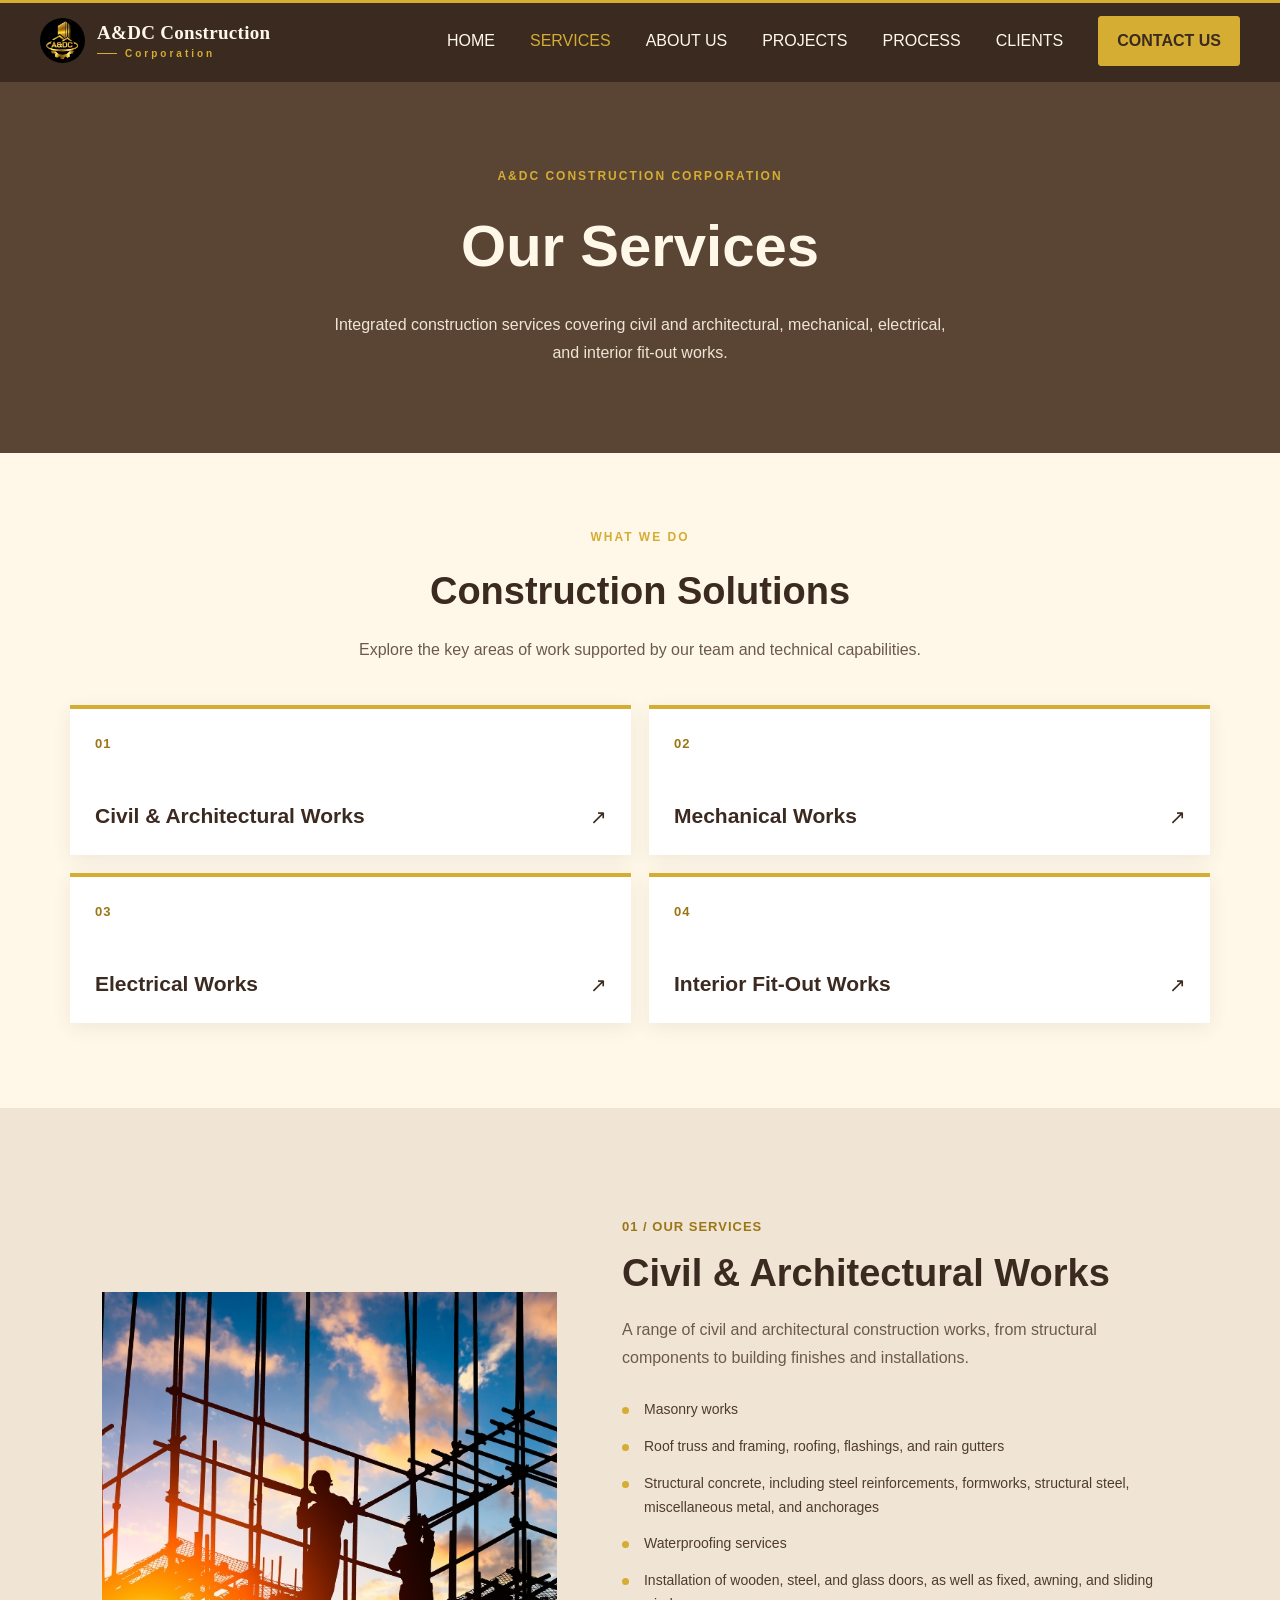
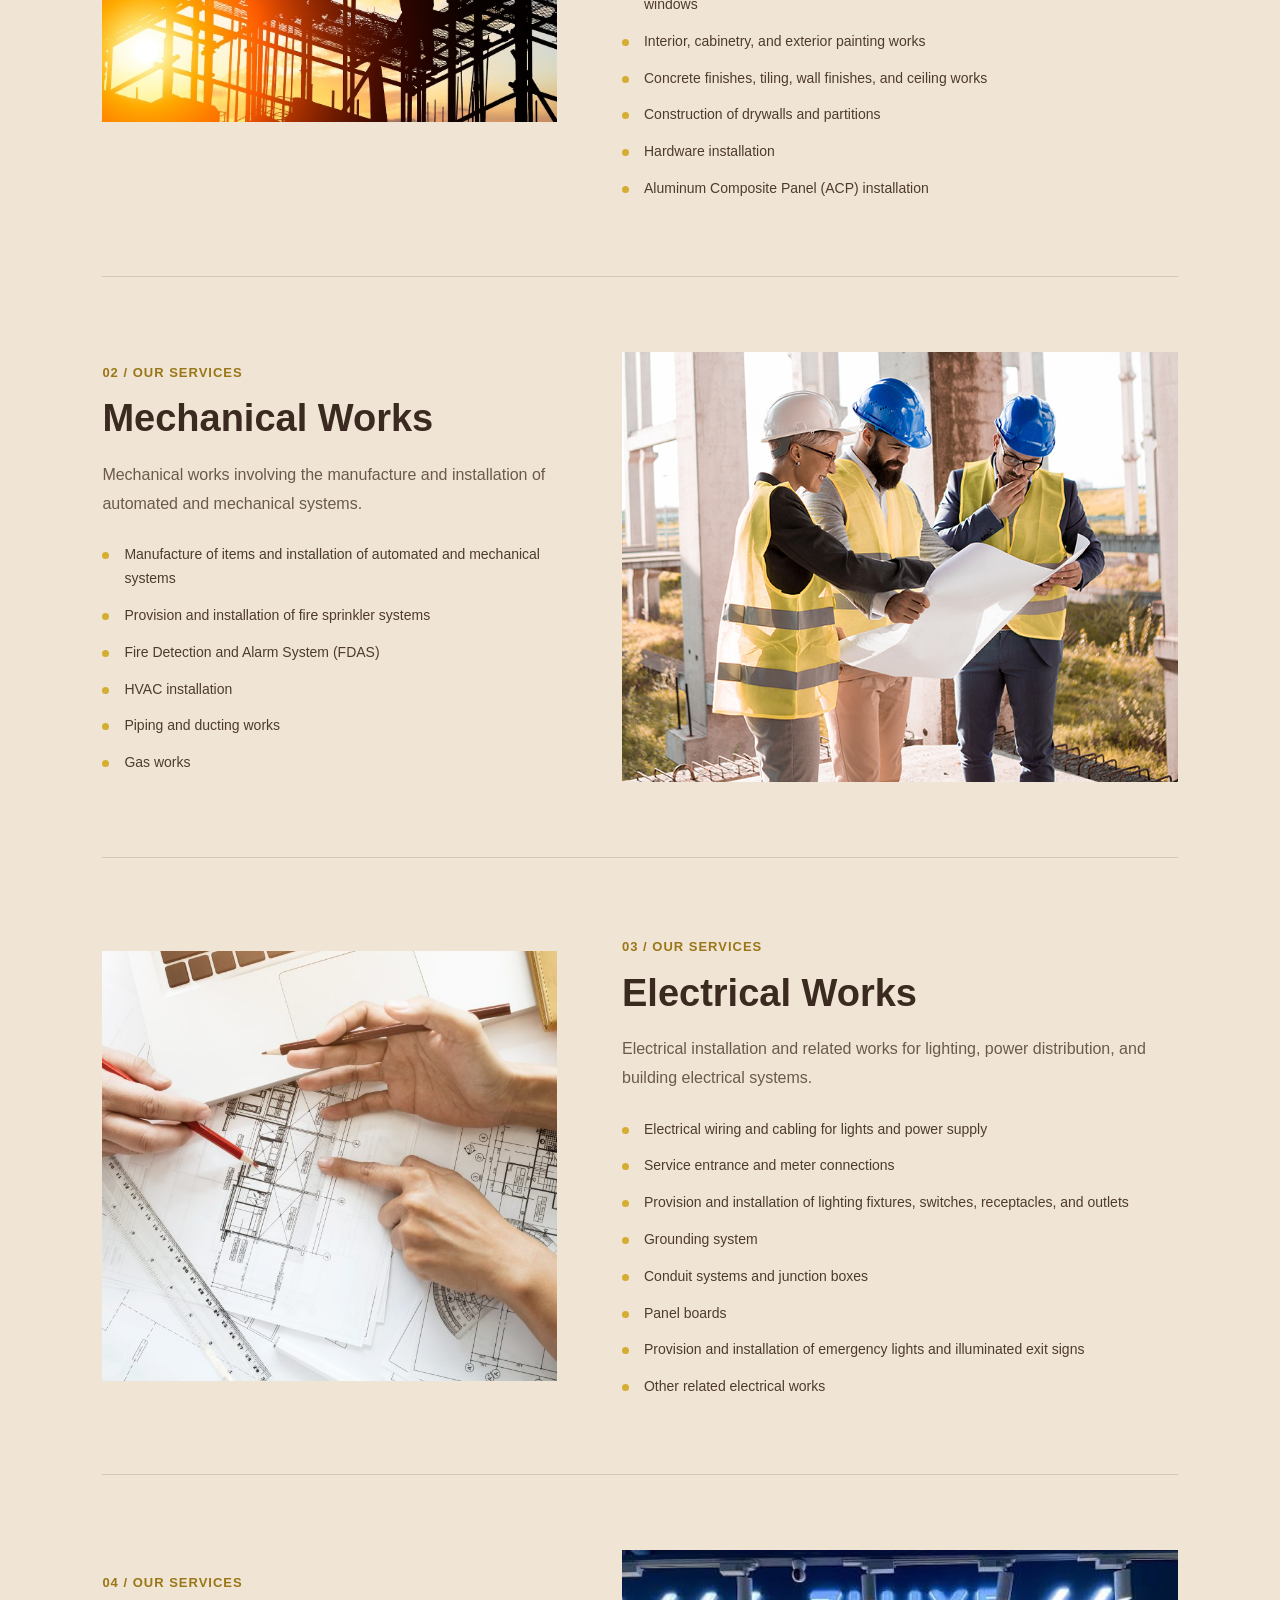
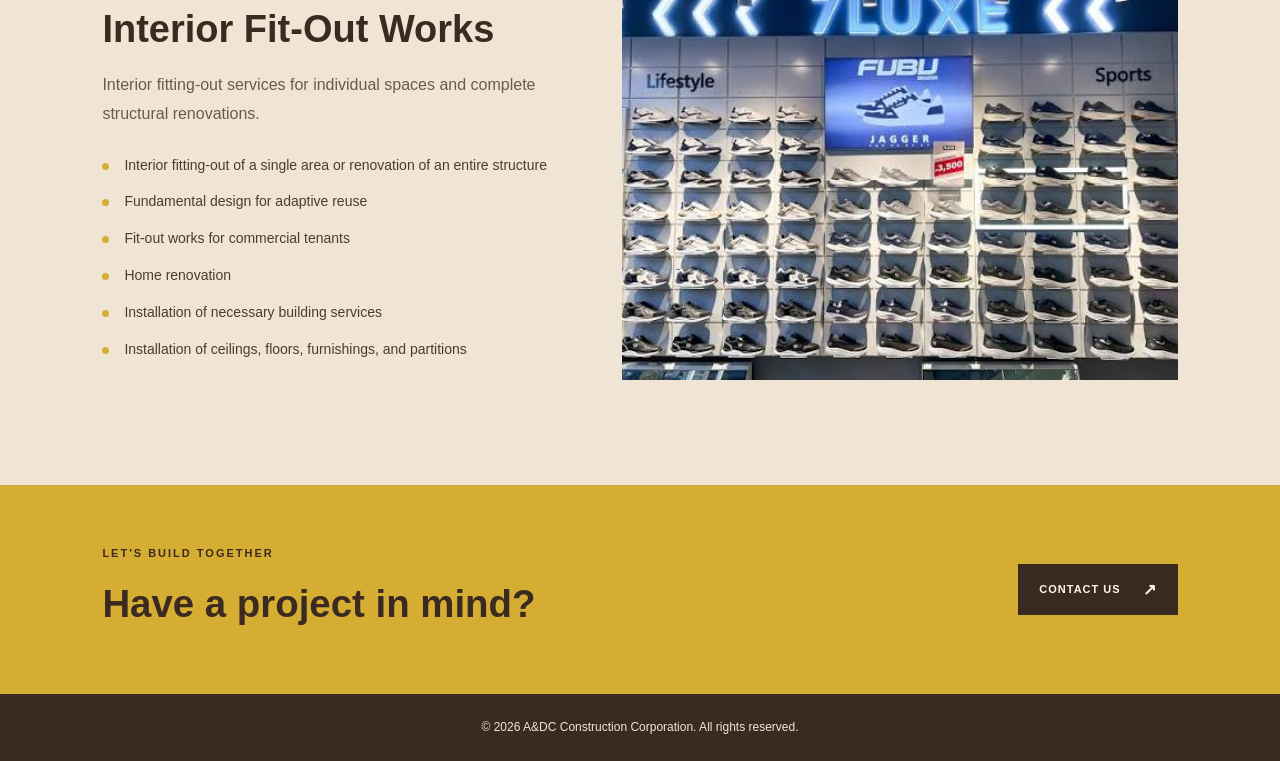
<file: A&DC Website (with JS)/servicepage.html>
<!DOCTYPE html>
<!-- SERVICES PAGE -->
<html lang="en">

<head>
    <meta charset="UTF-8">
    <meta name="viewport" content="width=device-width, initial-scale=1.0">

    <title>Our Services | A&DC Construction Corporation</title>

    <link rel="stylesheet" href="style.css">
</head>

<body class="services-page">
    <div id="progress"></div>

    <!-- NAVBAR -->
    <header class="navbar" id="mainNavbar">
        <a href="homepage.html" class="brand">
            <img src="pictures/A&DClogo.jpg" alt="A&DC Logo" class="logo">
            <span class="brand-name">
                <span>A&DC Construction</span>
                <span>Corporation</span>
            </span>
        </a>

        <nav class="nav-menu">
            <a href="homepage.html">HOME</a>
            <a href="servicepage.html" class="active">SERVICES</a>
            <a href="about_page.html">ABOUT US</a>
            <a href="projectpage.html">PROJECTS</a>
            <a href="processpage.html">PROCESS</a>
            <a href="clientpage.html">CLIENTS</a>
            <a href="contactpage.html" class="contact-button">CONTACT US</a>
        </nav>
    </header>

    <!-- SERVICES HERO -->
    <section class="services-hero">
        <p class="services-eyebrow">A&amp;DC CONSTRUCTION CORPORATION</p>
        <h1>Our Services</h1>
        <p>
            Integrated construction services covering civil and architectural,
            mechanical, electrical, and interior fit-out works.
        </p>
    </section>

    <main>

        <!-- SERVICE OVERVIEW -->
        <section class="services-content">

            <div class="services-heading">
                <p class="services-eyebrow">WHAT WE DO</p>
                <h2>Construction Solutions</h2>
                <p>
                    Explore the key areas of work supported by our team
                    and technical capabilities.
                </p>
            </div>

            <div class="services-grid">

                <a href="#civil" class="service-card">
                    <span class="service-number">01</span>
                    <h3>Civil &amp; Architectural Works</h3>
                    <span class="service-card-arrow">↗</span>
                </a>

                <a href="#mechanical" class="service-card">
                    <span class="service-number">02</span>
                    <h3>Mechanical Works</h3>
                    <span class="service-card-arrow">↗</span>
                </a>

                <a href="#electrical" class="service-card">
                    <span class="service-number">03</span>
                    <h3>Electrical Works</h3>
                    <span class="service-card-arrow">↗</span>
                </a>

                <a href="#fitout" class="service-card">
                    <span class="service-number">04</span>
                    <h3>Interior Fit-Out Works</h3>
                    <span class="service-card-arrow">↗</span>
                </a>

            </div>
        </section>

        <!-- DETAILED SERVICES -->
        <section class="service-details">

            <!-- 01 - CIVIL AND ARCHITECTURAL -->
            <article class="service-detail" id="civil">

                <div class="service-detail-image">
                    <img src="pictures/constructionhome.jpg"
                         alt="Civil and architectural construction works"
                         loading="lazy">
                </div>

                <div class="service-detail-content">
                    <span class="service-number">01 / OUR SERVICES</span>
                    <h2>Civil &amp; Architectural Works</h2>
                    <p class="service-detail-intro">
                        A range of civil and architectural construction works,
                        from structural components to building finishes and installations.
                    </p>

                    <ul class="service-list">
                        <li>Masonry works</li>
                        <li>Roof truss and framing, roofing, flashings, and rain gutters</li>
                        <li>Structural concrete, including steel reinforcements, formworks, structural steel, miscellaneous metal, and anchorages</li>
                        <li>Waterproofing services</li>
                        <li>Installation of wooden, steel, and glass doors, as well as fixed, awning, and sliding windows</li>
                        <li>Interior, cabinetry, and exterior painting works</li>
                        <li>Concrete finishes, tiling, wall finishes, and ceiling works</li>
                        <li>Construction of drywalls and partitions</li>
                        <li>Hardware installation</li>
                        <li>Aluminum Composite Panel (ACP) installation</li>
                    </ul>
                </div>

            </article>

            <!-- 02 - MECHANICAL -->
            <article class="service-detail service-detail-reverse" id="mechanical">

                <div class="service-detail-image">
                    <img src="pictures/construction-supervision.jpg"
                         alt="Mechanical and building systems installation"
                         loading="lazy">
                </div>

                <div class="service-detail-content">
                    <span class="service-number">02 / OUR SERVICES</span>
                    <h2>Mechanical Works</h2>
                    <p class="service-detail-intro">
                        Mechanical works involving the manufacture and installation
                        of automated and mechanical systems.
                    </p>

                    <ul class="service-list">
                        <li>Manufacture of items and installation of automated and mechanical systems</li>
                        <li>Provision and installation of fire sprinkler systems</li>
                        <li>Fire Detection and Alarm System (FDAS)</li>
                        <li>HVAC installation</li>
                        <li>Piping and ducting works</li>
                        <li>Gas works</li>
                    </ul>
                </div>

            </article>

            <!-- 03 - ELECTRICAL -->
            <article class="service-detail" id="electrical">

                <div class="service-detail-image">
                    <img src="pictures/designplanning.png"
                         alt="Electrical and engineering works"
                         loading="lazy">
                </div>

                <div class="service-detail-content">
                    <span class="service-number">03 / OUR SERVICES</span>
                    <h2>Electrical Works</h2>
                    <p class="service-detail-intro">
                        Electrical installation and related works for lighting,
                        power distribution, and building electrical systems.
                    </p>

                    <ul class="service-list">
                        <li>Electrical wiring and cabling for lights and power supply</li>
                        <li>Service entrance and meter connections</li>
                        <li>Provision and installation of lighting fixtures, switches, receptacles, and outlets</li>
                        <li>Grounding system</li>
                        <li>Conduit systems and junction boxes</li>
                        <li>Panel boards</li>
                        <li>Provision and installation of emergency lights and illuminated exit signs</li>
                        <li>Other related electrical works</li>
                    </ul>
                </div>

            </article>

            <!-- 04 - INTERIOR FIT-OUT -->
            <article class="service-detail service-detail-reverse" id="fitout">

                <div class="service-detail-image">
                    <img src="pictures/7luxe1.jpg"
                         alt="Completed commercial interior fit-out"
                         loading="lazy">
                </div>

                <div class="service-detail-content">
                    <span class="service-number">04 / OUR SERVICES</span>
                    <h2>Interior Fit-Out Works</h2>
                    <p class="service-detail-intro">
                        Interior fitting-out services for individual spaces
                        and complete structural renovations.
                    </p>

                    <ul class="service-list">
                        <li>Interior fitting-out of a single area or renovation of an entire structure</li>
                        <li>Fundamental design for adaptive reuse</li>
                        <li>Fit-out works for commercial tenants</li>
                        <li>Home renovation</li>
                        <li>Installation of necessary building services</li>
                        <li>Installation of ceilings, floors, furnishings, and partitions</li>
                    </ul>
                </div>

            </article>

        </section>

        <!-- CLOSING CONTACT -->
        <section class="home-contact">
            <div>
                <p class="home-eyebrow">LET'S BUILD TOGETHER</p>
                <h2>Have a project in mind?</h2>
            </div>

            <a href="contactpage.html" class="home-button">
                CONTACT US <span>↗</span>
            </a>
        </section>

    </main>

    <!-- FOOTER -->
    <footer class="services-footer">
        <p>&copy; 2026 A&amp;DC Construction Corporation. All rights reserved.</p>
    </footer>

</body>

<script>
    const navbar = document.getElementById('mainNavbar');
let lastScrollY = window.scrollY;

const scrollThreshold = 80;
const minScrollDelta = 10;

window.addEventListener('scroll', () => {
    const currentScrollY = window.scrollY;
    const scrollDifference = Math.abs(currentScrollY - lastScrollY);

    if (scrollDifference < minScrollDelta) {
        lastScrollY = currentScrollY;
        return;
    }

    if (currentScrollY > lastScrollY && currentScrollY > scrollThreshold) {
        navbar.classList.remove('nav-show-fast');
        navbar.classList.add('nav-hidden');
    } else {
        navbar.classList.add('nav-show-fast');
        navbar.classList.remove('nav-hidden');
    }

    if (currentScrollY > 20) {
        navbar.classList.add('nav-scrolled');
    } else {
        navbar.classList.remove('nav-scrolled');
    }

    lastScrollY = currentScrollY;
});
</script>

</html>
</file>
<file: A&DC Website (with JS)/style.css>
* {
    margin: 0;
    padding: 0;
    box-sizing: border-box;
}

#progress {
    position: fixed;
    top: 0;
    left: 0;
    width: 100%;
    height: 3px;
    background: #D4AD32;
    z-index: 9999;
    transform-origin: 0 50%;
    animation: growProgress linear;
    animation-timeline: scroll();
}

@keyframes growProgress {
    from {
        transform: scaleX(0);
    }
    to {
        transform: scaleX(1);
    }
}

.nav-menu {
    display: flex;
    align-items: center;
    gap: 35px;
}

.navbar {
    position: sticky;
    top: 0;
    width: 100%;
    padding: 16px 40px;
    background-color: #3B2A20;
    z-index: 1000;
    box-sizing: border-box;

    display: flex;
    align-items: center;
    justify-content: space-between;

    display: flex;
    align-items: center;
    justify-content: space-between;

    transform: translateY(0);
    transition: transform 0.3s ease-in-out, box-shadow 0.3s ease;
}

.navbar.nav-hidden {
    transform: translateY(-100%);
}

.navbar.nav-scrolled {
    box-shadow: 0 4px 12px rgba(0,0,0,0.15);
}

.navbar.nav-show-fast {
    transition: transform 0.15s ease-in-out, box-shadow 0.3s ease;
}

.nav-menu .contact-button {
    padding: 11px 18px;
    background-color: #D4AD32;
    color: #3B2A20;
    border: 1px solid #D4AD32;
    border-radius: 3px;
    font-weight: bold;
    transition: background-color 0.25s ease,
                color 0.25s ease,
                border-color 0.25s ease;
}

.nav-menu .contact-button:hover {
    background-color: #FFF8E9;
    color: #3B2A20;
    border-color: #FFF8E9;
}

.nav-menu .contact-button.contact-active {
    outline: 2px solid #FFF8E9;
    outline-offset: 3px;
}

/* LOGO AND COMPANY NAME */
.brand {
    display: flex;
    align-items: center;
    gap: 12px;
    text-decoration: none;
    flex-shrink: 0;
}

.logo {
    width: 45px;
    height: 45px;
    border-radius: 50%;
    object-fit: cover;
    flex-shrink: 0;
}

.brand-name {
    display: flex;
    flex-direction: column;
    gap: 4px;
    color: #FFF8E9;
    font-family: Georgia, "Times New Roman", serif;
    font-size: 19px;
    font-weight: bold;
    line-height: 1.1;
    letter-spacing: 0.3px;
}

.brand-name span:first-child {
    font-size: 19px;
    font-weight: bold;
}

.brand-name span:last-child {
    display: flex;
    align-items: center;
    gap: 8px;
    color: #D4AD32;
    font-family: Arial, Helvetica, sans-serif;
    font-size: 10px;
    font-weight: 600;
    letter-spacing: 3px;
}

/* Decorative line before CORPORATION */
.brand-name span:last-child::before {
    content: "";
    display: inline-block;
    width: 20px;
    height: 1px;
    background-color: #D4AD32;
}

.nav-menu {
    display: flex;
    align-items: center;
    justify-content: flex-end;
    gap: 35px;
    margin-left: auto;
}

.nav-menu a {
    font-family: Arial, Helvetica, sans-serif;
    text-decoration: none;
    color: #FFF8E9;
    transition: color 0.25s ease;
}

.nav-menu a:hover,
.nav-menu a.active {
    color: #D4AD32;
}


/* ==========================================
   A&DC CONSTRUCTION CORPORATION
   HOMEPAGE STYLES
   Palette: Gold, Beige, Cream, Dark Brown
========================================== */

:root {
    --gold: #D4AD32;
    --gold-light: #E8D39A;
    --beige: #D8C3A5;
    --beige-light: #E8DCC7;
    --cream: #FFF8E9;
    --brown: #3B2A20;
    --brown-light: #6A5140;
}

* {
    margin: 0;
    padding: 0;
    box-sizing: border-box;
}

html {
    scroll-behavior: smooth;
}

body {
    font-family: Arial, Helvetica, sans-serif;
    color: var(--brown);
    background: var(--cream);
    line-height: 1.6;
}

img {
    display: block;
    max-width: 100%;
}

a {
    color: inherit;
}


/* ==========================================
   HOMEPAGE SHARED STYLES
========================================== */

.home-page {
    width: 100%;
    overflow: hidden;
}

.home-page h1,
.home-page h2,
.home-page h3 {
    font-weight: 700;
    line-height: 1.15;
}

.home-eyebrow {
    margin-bottom: 18px;
    color: #8A6817;
    font-size: 11px;
    font-weight: 700;
    letter-spacing: 2px;
}

.home-button {
    display: inline-flex;
    align-items: center;
    justify-content: center;
    gap: 22px;
    min-height: 46px;
    padding: 12px 20px;
    background: var(--gold);
    border: 1px solid var(--gold);
    color: var(--brown);
    text-decoration: none;
    font-size: 11px;
    font-weight: 700;
    letter-spacing: 1px;
    transition: background 0.2s ease, color 0.2s ease;
}

.home-button:hover {
    background: var(--cream);
    color: var(--brown);
}

.home-button span {
    font-size: 16px;
}

.home-text-link {
    display: inline-flex;
    align-items: center;
    gap: 18px;
    margin-top: 14px;
    padding-bottom: 7px;
    border-bottom: 2px solid var(--gold);
    text-decoration: none;
    font-size: 11px;
    font-weight: 700;
    letter-spacing: 1px;
}


/* ==========================================
   01 - HERO
========================================== */

.home-hero {
    display: grid;
    grid-template-columns: 58% 42%;
    min-height: 490px;
    background: var(--cream);
}


.home-hero-image {
    position: relative;
    height: 490px;
    overflow: hidden;
}

.home-hero-image .hero-slide {
    position: absolute;
    inset: 0;
    width: 100%;
    height: 100%;
    object-fit: cover;
    object-position: center;
    opacity: 0;
    transition: opacity 1s ease-in-out;
}

.home-hero-image .hero-slide.active {
    opacity: 1;
}

/* Hero button layout */
.home-hero-buttons {
    display: flex;
    align-items: center;
    flex-wrap: wrap;
    gap: 14px;
    margin-top: 5px;
}

/* Shared button styling */
.home-hero-buttons .home-button {
    display: inline-flex;
    align-items: center;
    justify-content: center;
    gap: 10px;
    padding: 14px 20px;
    font-family: Arial, Helvetica, sans-serif;
    font-size: 11px;
    font-weight: bold;
    letter-spacing: 1px;
    text-decoration: none;
    border: 1px solid #D4AD32;
    transition: background-color 0.25s ease,
                color 0.25s ease,
                border-color 0.25s ease;
}

/* Location pill above the hero headline */
.home-hero-content .home-eyebrow {
    display: inline-flex;
    align-items: center;
    gap: 8px;
    width: fit-content;
    max-width: 100%;
    box-sizing: border-box;
    margin: 0 0 22px;
    padding: 9px 13px;
    border-radius: 50px;
    background-color: #E8DCC7;
    color: #4A3629;
    font-family: Arial, Helvetica, sans-serif;
    font-size: 10px;
    font-weight: 600;
    letter-spacing: 1px;
    line-height: 1.4;
}

.home-location-icon {
    display: inline-flex;
    flex-shrink: 0;
    width: 15px;
    height: 15px;
}

.home-location-icon svg {
    width: 100%;
    height: 100%;
    fill: none;
    stroke: #8A6817;
    stroke-width: 1.8;
    stroke-linecap: round;
    stroke-linejoin: round;
}

/* Primary button */
.home-button-primary {
    background-color: #D4AD32;
    color: #3B2A20;
}

.home-button-primary:hover {
    background-color: #3B2A20;
    color: #FFF8E9;
    border-color: #3B2A20;
}

/* Secondary button */
.home-button-secondary {
    background-color: #D8C3A5;
    color: #3B2A20;
    border-color: #D8C3A5;
}

.home-button-secondary:hover {
    background-color: #3B2A20;
    color: #FFF8E9;
    border-color: #3B2A20;
}

.hero-project-caption {
    position: absolute;
    left: 30px;
    bottom: 25px;
    z-index: 5;
    color: #FFF8E9;
    pointer-events: none;
    text-shadow: 0 2px 8px rgba(0, 0, 0, 0.7);
}

.hero-project-caption span {
    font-size: 10px;
    letter-spacing: 2px;
    color: #E8D39A;
}

.hero-project-caption h2 {
    margin: 7px 0 0;
    font-family: Georgia, "Times New Roman", serif;
    font-size: 25px;
    font-weight: 400;
}

/* Dark overlay behind the hero project caption */
.home-hero-image {
    position: relative;
}

.home-hero-image::after {
    content: "";
    position: absolute;
    left: 0;
    right: 0;
    bottom: 0;
    height: 40%;
    background: linear-gradient(
        to top,
        rgba(59, 42, 32, 0.9),
        rgba(59, 42, 32, 0)
    );
    z-index: 1;
    pointer-events: none;
}

/* Keep the caption visible above the overlay */
.hero-project-caption {
    position: absolute;
    left: 30px;
    bottom: 25px;
    z-index: 2;
    color: #FFF8E9;
    pointer-events: none;
    text-shadow: 0 2px 8px rgba(0, 0, 0, 0.5);
}


.home-hero-image img {
    width: 100%;
    height: 100%;
    object-fit: cover;
    object-position: center;
}

.home-hero-content {
    display: flex;
    flex-direction: column;
    align-items: flex-start;
    justify-content: center;
    padding: 55px clamp(30px, 5vw, 75px);
}

.home-hero-content h1 {
    margin-bottom: 22px;
    font-size: clamp(35px, 3.8vw, 57px);
    letter-spacing: -1.5px;
}

.home-description {
    max-width: 430px;
    margin-bottom: 28px;
    font-size: 14px;
    line-height: 1.9;
}



/* ==========================================
   02 - WHO WE ARE
========================================== */

.home-story {
    display: grid;
    grid-template-columns: 1fr 1fr;
    align-items: center;
    gap: 7%;
    padding: 100px 8%;
    background: var(--beige-light);
}

.home-story-image {
    height: 410px;
    overflow: hidden;
    position: relative;
}

.home-story-image img {
    display: block;
    width: 100%;
    height: 100%;
    object-fit: cover;
    object-position: center;
}

.home-story-content {
    max-width: 540px;
}

/* Section label */

.home-story-content .home-eyebrow {
    display: flex;
    align-items: center;
    gap: 12px;
    margin-bottom: 24px;
    font-size: 11px;
    font-weight: 600;
    letter-spacing: 2px;
    text-transform: uppercase;
    color: var(--text-muted);
}

.home-eyebrow-number {
    color: var(--accent-color);
}

.home-eyebrow-divider {
    display: inline-block;
    width: 28px;
    height: 1px;
    background: var(--accent-color);
}

/* Main heading */

.home-story-content h2 {
    margin-bottom: 25px;
    font-size: clamp(32px, 3.5vw, 46px);
    line-height: 1.15;
    font-weight: 600;
    letter-spacing: -1px;
}


/* Description */

.home-story-content > p:not(.home-eyebrow) {
    margin-bottom: 17px;
    font-size: 14px;
    line-height: 1.9;
    color: var(--text-muted);
}

/* Link */

.home-story-content .home-text-link {
    display: inline-flex;
    align-items: center;
    gap: 12px;
    margin-top: 12px;
    font-size: 11px;
    font-weight: 600;
    letter-spacing: 1.5px;
    text-decoration: none;
    color: var(--text-color);
}


/* Company Overview Button */
.home-story-content .home-overview-button {
    display: inline-flex;
    align-items: center;
    justify-content: center;
    gap: 12px;
    margin-top: 12px;
    padding: 14px 20px;
    background-color: #D4AD32;
    border: 1px solid #D4AD32;
    color: #3B2A20;
    font-family: Arial, Helvetica, sans-serif;
    font-size: 11px;
    font-weight: 600;
    letter-spacing: 1px;
    text-decoration: none;
    transition: background-color 0.25s ease,
                color 0.25s ease,
                border-color 0.25s ease;
}

.home-story-content .home-overview-button span {
    display: inline-block;
    transition: transform 0.25s ease;
}

.home-story-content .home-overview-button:hover {
    background-color: #3B2A20;
    border-color: #3B2A20;
    color: #FFF8E9;
}

.home-story-content .home-overview-button:hover span {
    transform: translate(3px, -3px);
}


.home-story-content .home-text-link span {
    display: inline-block;
    transition: transform 0.25s ease;
}

.home-story-content .home-text-link:hover span {
    transform: translateX(5px);
}

/* Responsive layout */

@media (max-width: 900px) {
    .home-story {
        gap: 40px;
        padding: 75px 6%;
    }

    .home-story-image {
        height: 360px;
    }
}

@media (max-width: 700px) {
    .home-story {
        grid-template-columns: 1fr;
        gap: 32px;
        padding: 60px 6%;
    }

    .home-story-image {
        height: 300px;
    }

    .home-story-content {
        max-width: none;
    }

    .home-story-content h2 {
        font-size: clamp(30px, 7vw, 40px);
    }
}


/* COMPANY STATISTICS */
.home-stats {
    width: 100%;
    box-sizing: border-box;
    padding: 35px 45px 40px;
    background-color: #514034;
    color: #FFF8E9;
}

.home-stats-heading {
    margin-bottom: 25px;
    text-align: center;
}

.home-stats-heading p {
    margin: 0;
    color: #D4AD32;
    font-family: Arial, Helvetica, sans-serif;
    font-size: 10px;
    font-weight: 600;
    letter-spacing: 3px;
}

.home-stats-grid {
    display: grid;
    grid-template-columns: repeat(4, minmax(0, 1fr));
    max-width: 1200px;
    margin: 0 auto;
}

.home-stat {
    padding: 10px 20px;
    text-align: center;
    border-right: 1px solid #6A5140;
}

.home-stat:last-child {
    border-right: none;
}

.home-stat h2 {
    margin: 0 0 10px;
    color: #FFF8E9;
    font-family: Georgia, "Times New Roman", serif;
    font-size: clamp(30px, 3vw, 42px);
    font-weight: 400;
    line-height: 1.1;
}

.home-stat p {
    margin: 0;
    color: #E8DCC7;
    font-family: Arial, Helvetica, sans-serif;
    font-size: 12px;
    line-height: 1.6;
}

/* Responsive layout */
@media (max-width: 700px) {
    .home-stats {
        padding: 30px 20px;
    }

    .home-stats-grid {
        grid-template-columns: repeat(2, minmax(0, 1fr));
        row-gap: 25px;
    }

    .home-stat:nth-child(2) {
        border-right: none;
    }

    .home-stat:nth-child(3) {
        border-right: 1px solid #6A5140;
    }
}

@media (max-width: 380px) {
    .home-stat {
        padding: 10px;
    }

    .home-stat p {
        font-size: 11px;
    }
}

/* ==========================================
   03 - CORE VALUES
========================================== */

.home-values {
    padding: 95px 8%;
    background: var(--cream);
}

.home-section-heading {
    margin-bottom: 30px;
}

.home-value-grid {
    display: grid;
    grid-template-columns: repeat(3, minmax(0, 1fr));
    gap: 15px;
}

.home-value-card {
    min-height: 190px;
    padding: 25px 22px;
    background: var(--beige-light);
    border-bottom: 3px solid var(--gold);
}

.home-card-number {
    display: block;
    margin-bottom: 25px;
    color: #8A6817;
    font-size: 11px;
    font-weight: 700;
    letter-spacing: 1px;
}

.home-value-card h3 {
    margin-bottom: 12px;
    font-size: 19px;
}

.home-value-card p {
    font-size: 12px;
    line-height: 1.8;
}


/* ==========================================
   04 - SERVICES
========================================== */

.home-services {
    padding: 95px 8%;
    background: var(--beige);
}

.home-service-grid {
    display: grid;
    grid-template-columns: repeat(2, minmax(0, 1fr));
    gap: 16px;
}

.home-service-card {
    position: relative;
    display: flex;
    flex-direction: column;
    align-items: flex-start;
    justify-content: space-between;
    min-height: 205px;
    padding: 25px;
    background: var(--cream);
    border: 1px solid rgba(59, 42, 32, 0.12);
    color: var(--brown);
    text-decoration: none;
    transition: background 0.2s ease, color 0.2s ease;
}

.home-service-card h3 {
    max-width: 280px;
    margin-top: 35px;
    padding-right: 15px;
    font-size: 23px;
}

.home-service-card .home-card-number {
    margin-bottom: 0;
}

.home-card-arrow {
    position: absolute;
    right: 24px;
    bottom: 22px;
    font-size: 19px;
}

.home-service-card:hover {
    background: var(--brown);
    color: var(--cream);
}

.home-service-card:hover .home-card-number {
    color: var(--gold);
}



/* ==========================================
   05 - PROJECTS / OUR PORTFOLIO
========================================== */

.home-projects {
    position: relative;
    isolation: isolate;
    overflow: hidden;
    padding: 90px 8%;
    background-color: var(--brown);
    color: var(--cream);
}

/* Background image fills the entire section */
.home-projects-background {
    position: absolute;
    inset: 0;
    z-index: -2;
    overflow: hidden;
}

.home-projects-background img {
    display: block;
    width: 100%;
    height: 100%;
    object-fit: cover;
    object-position: center;
}

/* Dark overlay keeps text and cards readable */
.home-projects-overlay {
    position: absolute;
    inset: 0;
    z-index: -1;
    background: rgba(59, 42, 32, 0.88);
    pointer-events: none;
}

/* Main content stays centered */
.home-projects-content {
    position: relative;
    width: 100%;
    max-width: 1100px;
    margin: 0 auto;
}

/* Heading */
.home-projects .home-eyebrow {
    margin-bottom: 20px;
    color: var(--gold);
}

.home-projects-heading h2 {
    margin: 0 0 20px;
    color: var(--cream);
    font-size: clamp(34px, 4vw, 52px);
    line-height: 1.15;
}

.home-projects-description {
    max-width: 620px;
    margin: 0 0 38px;
    color: var(--beige-light);
    font-size: 14px;
    line-height: 1.9;
}

/* Two-column portfolio gallery */
.home-portfolio-grid {
    display: grid;
    grid-template-columns: repeat(2, minmax(0, 1fr));
    gap: 32px 22px;
    margin-bottom: 38px;
}

.home-portfolio-card {
    display: block;
    min-width: 0;
    color: var(--cream);
    text-decoration: none;
}

/* Image area */
.home-portfolio-image {
    position: relative;
    width: 100%;
    aspect-ratio: 16 / 10;
    overflow: hidden;
    background-color: var(--beige);
}

.home-portfolio-image img {
    display: block;
    width: 100%;
    height: 100%;
    object-fit: cover;
    object-position: center;
    transition: transform 0.35s ease;
}

.home-portfolio-card:hover .home-portfolio-image img {
    transform: scale(1.04);
}

/* Arrow */
.home-portfolio-arrow {
    position: absolute;
    right: 14px;
    bottom: 14px;
    display: flex;
    align-items: center;
    justify-content: center;
    width: 38px;
    height: 38px;
    background-color: var(--gold);
    color: var(--brown);
    font-size: 20px;
    transition: background-color 0.25s ease;
}

.home-portfolio-card:hover .home-portfolio-arrow {
    background-color: var(--cream);
}

/* Project labels */
.home-portfolio-info {
    padding-top: 15px;
}

.home-portfolio-info p {
    margin: 0 0 7px;
    color: var(--gold);
    font-size: 10px;
    font-weight: 600;
    letter-spacing: 1.3px;
    line-height: 1.6;
}

.home-portfolio-info h3 {
    margin: 0;
    color: var(--cream);
    font-size: 20px;
    font-weight: 500;
    line-height: 1.4;
}

/* Footer button */
.home-projects-footer {
    display: flex;
    justify-content: flex-start;
    margin-top: 5px;
}

/* Tablet and mobile */
@media (max-width: 700px) {
    .home-projects {
        padding: 65px 6%;
    }

    .home-projects-heading h2 {
        font-size: clamp(32px, 6vw, 42px);
    }

    .home-portfolio-grid {
        gap: 26px 16px;
    }

    .home-portfolio-info h3 {
        font-size: 18px;
    }
}

@media (max-width: 500px) {
    .home-projects {
        padding: 55px 6%;
    }

    .home-portfolio-grid {
        grid-template-columns: 1fr;
        gap: 28px;
    }

    .home-portfolio-image {
        aspect-ratio: 16 / 10;
    }
}



/* ==========================================
   CLOSING CONTACT
========================================== */

.home-contact {
    display: flex;
    align-items: center;
    justify-content: space-between;
    gap: 30px;
    padding: 60px 8%;
    background: var(--gold);
}

.home-contact .home-eyebrow {
    margin-bottom: 10px;
    color: var(--brown);
}

.home-contact h2 {
    font-size: clamp(28px, 3vw, 40px);
}

.home-contact .home-button {
    flex-shrink: 0;
    background: var(--brown);
    border-color: var(--brown);
    color: var(--cream);
}

.home-contact .home-button:hover {
    background: var(--cream);
    border-color: var(--cream);
    color: var(--brown);
}


/* ==========================================
   FOOTER
========================================== */

.home-footer {
    padding: 22px 25px;
    background: var(--brown);
    color: var(--cream);
    text-align: center;
}

.home-footer p {
    font-size: 11px;
}


/* ==========================================
   RESPONSIVE DESIGN
========================================== */

@media (max-width: 1100px) {
    .navbar {
        padding: 14px 22px;
        gap: 18px;
    }

    .nav-menu {
        gap: 14px;
    }

    .nav-menu a {
        font-size: 10px;
    }

    .brand-name {
        font-size: 12px;
    }

    .logo {
        width: 46px;
        height: 46px;
    }

    .home-value-grid {
        grid-template-columns: repeat(2, minmax(0, 1fr));
    }
}

@media (max-width: 760px) {
    .navbar {
        position: relative;
        align-items: flex-start;
        flex-direction: column;
        padding: 16px 20px;
    }

    .nav-menu {
        width: 100%;
        justify-content: flex-start;
        flex-wrap: wrap;
        gap: 15px 18px;
    }

    .home-hero {
        grid-template-columns: 1fr;
    }

    .home-hero-image {
        height: 320px;
    }

    .home-hero-content {
        padding: 45px 25px 55px;
    }

    .home-story {
        grid-template-columns: 1fr;
        gap: 35px;
        padding: 60px 25px;
    }

    .home-story-image {
        height: 300px;
    }

    .home-values,
    .home-services,
    .home-projects {
        padding: 65px 25px;
    }

    .home-service-grid {
        grid-template-columns: repeat(2, minmax(0, 1fr));
    }

    .home-project-grid {
        grid-template-columns: repeat(2, minmax(0, 1fr));
    }

    .home-contact {
        align-items: flex-start;
        flex-direction: column;
        padding: 45px 25px;
    }
}

@media (max-width: 480px) {
    .home-value-grid,
    .home-service-grid,
    .home-project-grid {
        grid-template-columns: 1fr;
    }

    .home-value-card {
        min-height: 155px;
    }

    .home-service-card {
        min-height: 165px;
    }

    .home-project-grid a {
        min-height: 70px;
    }

    .home-section-heading {
        margin-bottom: 32px;
    }
}


/* ========================================
   SERVICES PAGE
======================================== */

/* ==========================================
   SERVICES PAGE
========================================== */

.services-page {
    margin: 0;
    background: #FFF8E9;
    color: #3B2A20;
}

/* HERO */

.services-page .services-hero {
    background: #5A4535;
    color: #FFF8E9;
    text-align: center;
    padding: 85px 20px;
}

.services-page .services-eyebrow {
    color: #D4AD32;
    font-size: 12px;
    font-weight: 700;
    letter-spacing: 2px;
    margin-bottom: 14px;
}

.services-page .services-hero h1 {
    font-size: clamp(36px, 5vw, 58px);
    margin: 0 0 18px;
}

.services-page .services-hero > p:last-child {
    max-width: 620px;
    margin: 0 auto;
    line-height: 1.8;
    color: #F0E5D5;
}

/* SERVICE OVERVIEW */

.services-page .services-content {
    max-width: 1200px;
    margin: 0 auto;
    padding: 75px 30px 85px;
}

.services-page .services-heading {
    text-align: center;
    margin-bottom: 42px;
}

.services-page .services-heading h2 {
    font-size: clamp(27px, 3vw, 38px);
    margin: 0 0 14px;
}

.services-page .services-heading > p:last-child {
    color: #6B5A4C;
    line-height: 1.7;
}

.services-page .services-grid {
    display: grid;
    grid-template-columns: repeat(2, minmax(0, 1fr));
    gap: 18px;
}

.services-page .service-card {
    position: relative;
    display: flex;
    flex-direction: column;
    justify-content: space-between;
    min-height: 150px;
    padding: 25px;
    background: #FFFFFF;
    border-top: 4px solid #D4AD32;
    box-shadow: 0 5px 18px rgba(59, 42, 32, 0.08);
    color: #3B2A20;
    text-decoration: none;
    transition: transform 0.25s ease,
                box-shadow 0.25s ease,
                background 0.25s ease,
                color 0.25s ease;
}

.services-page .service-card:hover {
    transform: translateY(-5px);
    background: #5A4535;
    color: #FFF8E9;
    box-shadow: 0 10px 25px rgba(59, 42, 32, 0.14);
}

.services-page .service-number {
    display: inline-block;
    color: #9A7617;
    font-size: 13px;
    font-weight: 700;
    letter-spacing: 1px;
    margin-bottom: 12px;
}

.services-page .service-card h3 {
    max-width: 85%;
    font-size: 21px;
    line-height: 1.4;
    margin: 20px 0 0;
}

.services-page .service-card-arrow {
    position: absolute;
    right: 24px;
    bottom: 22px;
    font-size: 20px;
}

.services-page .service-card:hover .service-number {
    color: #D4AD32;
}

/* DETAILED SERVICES */

.services-page .service-details {
    background: #F0E5D5;
    padding: 30px 8%;
}

.services-page .service-detail {
    display: grid;
    grid-template-columns: 0.9fr 1.1fr;
    align-items: center;
    gap: 65px;
    max-width: 1250px;
    margin: 0 auto;
    padding: 75px 0;
    border-bottom: 1px solid rgba(59, 42, 32, 0.15);
    scroll-margin-top: 100px;
}

.services-page .service-detail:last-child {
    border-bottom: none;
}

.services-page .service-detail-reverse .service-detail-image {
    order: 2;
}

.services-page .service-detail-reverse .service-detail-content {
    order: 1;
}

.services-page .service-detail-image {
    height: 430px;
    overflow: hidden;
    background: #D8C3A5;
}

.services-page .service-detail-image img {
    display: block;
    width: 100%;
    height: 100%;
    object-fit: cover;
}

.services-page .service-detail-content h2 {
    font-size: clamp(27px, 3vw, 38px);
    line-height: 1.25;
    margin: 0 0 18px;
}

.services-page .service-detail-intro {
    color: #6B5A4C;
    line-height: 1.8;
    margin: 0 0 25px;
}

.services-page .service-list {
    display: grid;
    gap: 13px;
    list-style: none;
    padding: 0;
    margin: 0;
}

.services-page .service-list li {
    position: relative;
    padding-left: 22px;
    color: #4E3B2D;
    font-size: 14px;
    line-height: 1.7;
}

.services-page .service-list li::before {
    content: "";
    position: absolute;
    top: 9px;
    left: 0;
    width: 7px;
    height: 7px;
    background: #D4AD32;
    border-radius: 50%;
}

/* FOOTER */

.services-page .services-footer {
    background: #3B2A20;
    color: #F0E5D5;
    text-align: center;
    padding: 24px 15px;
    font-size: 12px;
}

.services-page .services-footer p {
    margin: 0;
}

/* TABLETS */

@media (max-width: 900px) {
    .services-page .services-content {
        padding: 60px 24px;
    }

    .services-page .service-detail {
        gap: 35px;
        padding: 60px 0;
    }

    .services-page .service-detail-image {
        height: 380px;
    }
}

/* MOBILE */

@media (max-width: 600px) {
    .services-page .services-hero {
        padding: 65px 20px;
    }

    .services-page .services-content {
        padding: 45px 18px 55px;
    }

    .services-page .services-grid {
        grid-template-columns: 1fr;
        gap: 14px;
    }

    .services-page .service-card {
        min-height: 130px;
        padding: 22px;
    }

    .services-page .service-details {
        padding: 10px 20px;
    }

    .services-page .service-detail {
        grid-template-columns: 1fr;
        gap: 28px;
        padding: 45px 0;
    }

    .services-page .service-detail-reverse .service-detail-image,
    .services-page .service-detail-reverse .service-detail-content {
        order: initial;
    }

    .services-page .service-detail-image {
        height: 260px;
    }

    .services-page .service-detail-content h2 {
        font-size: 28px;
    }

    .services-page .service-list li {
        font-size: 14px;
    }
}


/* =========================
   ABOUT US PAGE
   ========================= */

.about-section {
    width: 100%;
    min-height: 100vh;
    height: auto;
    box-sizing: border-box; /* Add this line */
    background-color: #D4AD32;

    display: flex;
    flex-direction: column;
    justify-content: flex-end;

    padding: 60px 45px 100px;
    box-sizing: border-box;

    color: #3B2A20;
}


.about-page .about-small-heading {
    font-size: 12px;
    font-weight: 600;
    letter-spacing: 3px;
    margin-bottom: 18px;
    line-height: 1.5;
}


.about-heading {
    font-size: 70px;
    font-weight: 100;
    max-width: 800px;
    margin: 0;
}

.about-description {
    font-size: 20px;
    max-width: 500px;
    text-align: justify;
    margin-top: 20px;
}

.about-description-second {
    margin-top: 15px;
}

.about-page .story-section,
.about-page .mission-vision-section,
.about-page .values-section,
.about-page .team-section,
.about-page .partners-section {
    width: 100%;
    box-sizing: border-box;
    padding: 100px 45px;
}

/* Keep headings and descriptions consistent */

.about-page .about-heading {
    margin: 0;
    font-size: 70px;
    font-weight: 100;
    max-width: 800px;
}

.about-page .about-description {
    font-size: 20px;
    max-width: 500px;
    text-align: justify;
    margin-top: 20px;
    line-height: 1.7;
}

.about-page .about-small-heading {
    font-size: 16px;
    margin-bottom: 20px;
}


/* ABOUT HERO - RIGHT VISUAL */

.about-page .about-visual {
    position: absolute;
    right: 45px;
    top: 63%;
    transform: translateY(-50%);
    width: 38%;
    max-width: 520px;
}

.about-page .about-visual-label {
    font-size: 12px;
    font-weight: 700;
    letter-spacing: 3px;
    margin-bottom: 15px;
    color: #3B2A20;
}

.about-page .about-visual-frame {
    position: relative;
    width: 100%;
    height: 350px;
    overflow: hidden;
    border: 1px solid rgba(59, 42, 32, 0.4);
}

.about-page .about-visual-frame img {
    width: 100%;
    height: 100%;
    object-fit: cover;
    display: block;
}

.about-page .about-visual-overlay {
    position: absolute;
    bottom: 0;
    left: 0;
    width: 100%;
    box-sizing: border-box;
    display: flex;
    justify-content: space-between;
    gap: 8px;
    padding: 18px;
    background: rgba(59, 42, 32, 0.85);
    color: #FFF8E9;
    font-size: 10px;
    letter-spacing: 1px;
}

.about-page .about-visual-caption {
    font-size: 13px;
    font-style: italic;
    margin-top: 14px;
    color: #3B2A20;
}


/* 02 - OUR STORY */

.story-section {
    background-color: #FFF8E9; /* Cream */
    color: #3B2A20; /* Dark Brown */
    min-height: 65vh;

    display: grid;
    grid-template-columns: 0.9fr 1.1fr;
    align-items: center;
    gap: 60px;

    padding: 80px 45px;
}

/* LEFT: COMPANY STORY */

.story-content {
    max-width: 480px;
}

.story-content .about-small-heading {
    margin-top: 0;
     color: #8A6817;
}

.story-content .about-heading {
    margin-top: 20px;
    margin-bottom: 25px;
}

.story-content .about-description {
    margin-top: 0;
    line-height: 1.8;
}

/* RIGHT: PROJECT PHOTO COLLAGE */

.story-gallery {
    display: grid;
    grid-template-columns: repeat(2, minmax(0, 1fr));
    grid-template-rows: repeat(2, 220px);
    gap: 15px;
    min-width: 0;
}

.story-photo {
    min-width: 0;
    overflow: hidden;
    background-color: #D8C3A5; /* Warm Beige */
}

.story-photo-large {
    grid-column: 1 / 3;
}

.story-photo img {
    display: block;
    width: 100%;
    height: 100%;
    object-fit: cover;
    transition: transform 0.4s ease;
}

.story-photo:hover img {
    transform: scale(1.04);
}

/* TABLET */

@media (max-width: 900px) {
    .story-section {
        grid-template-columns: 1fr;
        gap: 35px;
        padding: 65px 30px;
    }

    .story-content {
        max-width: 650px;
    }

    .story-gallery {
        grid-template-rows: repeat(2, 200px);
    }
}

/* MOBILE */

@media (max-width: 600px) {
    .story-section {
        padding: 50px 20px;
    }

    .story-gallery {
        grid-template-rows: repeat(2, 140px);
        gap: 10px;
    }
}


/* 03 - MISSION AND VISION */

.mission-vision-section {
    background-color: #D8C3A5; /* Warm Beige*/
    color: #3B2A20; /* Dark Brown */
}

.mission-vision-section .about-small-heading {
     color: #8A6817; /* Dark Golden Yellow */
}

.mission-vision-section .about-heading {
    color: #3B2A20; /* Dark Brown */
}

/* Side-by-side mission and vision boxes */

.mission-vision-container {
    display: flex;
    gap: 25px;
    margin-top: 45px;
    max-width: 1100px;
}

.mission-vision-box {
    flex: 1;
    padding: 35px;
    box-sizing: border-box;

    background-color: #FFF8E9; /* Cream */
    border: 1px solid #C5AC89; /* Warm Beige variation */
}

.mission-vision-label {
    color: #8A6817; /* Dark Golden Yellow */
    font-size: 14px;
    letter-spacing: 2px;
    margin-top: 0;
    margin-bottom: 20px;
}

.mission-vision-box h3 {
    font-size: 30px;
    font-weight: 400;
    color: #3B2A20; /* Dark Brown */
    margin: 0 0 20px;
}

.mission-vision-box p:not(.mission-vision-label) {
    color: #3B2A20; /* Dark Brown */
    font-size: 17px;
    line-height: 1.8;
    margin-bottom: 0;
}


/* 04 - OUR VALUES */

.values-section {
    background-color: #FFF8E9; /* Cream */
    color: #3B2A20; /* Dark Brown */
}

.values-container {
    display: grid;
    grid-template-columns: repeat(3, minmax(0, 1fr));
    gap: 20px;
    max-width: 1100px;
    margin-top: 45px;
}

.value-item {
    padding: 30px;
    box-sizing: border-box;
    background-color: #D8C3A5; /* Warm Beige */
}

.value-item h3 {
    font-size: 28px;
    font-weight: 400;
    margin: 0 0 15px;
}

.value-item p {
    font-size: 17px;
    line-height: 1.8;
    margin: 0;
}

/* VALUE CARDS */
.values-container {
    display: grid;
    grid-template-columns: repeat(3, minmax(0, 1fr));
    gap: 22px;
}

.value-item {
    position: relative;
    padding: 32px 28px;
    background-color: #F3E8D5;
    border: 1px solid #D8C3A5;
    border-top: 4px solid #D4AD32;
    transition: transform 0.3s ease,
                box-shadow 0.3s ease,
                background-color 0.3s ease;
}

.value-item::before {
    content: "";
    position: absolute;
    top: 17px;
    right: 22px;
    width: 28px;
    height: 2px;
    background-color: #D4AD32;
}

.value-item:hover {
    transform: translateY(-6px);
    background-color: #FFF8E9;
    box-shadow: 0 10px 22px rgba(59, 42, 32, 0.10);
}

.value-item h3 {
    margin: 0 0 14px;
    color: #3B2A20;
    font-size: 22px;
    font-weight: 600;
}

.value-item p {
    margin: 0;
    color: #5A4535;
    font-size: 15px;
    line-height: 1.7;
}

/* TABLET */
@media (max-width: 900px) {
    .values-container {
        grid-template-columns: repeat(2, minmax(0, 1fr));
    }
}

/* MOBILE */
@media (max-width: 600px) {
    .values-container {
        grid-template-columns: minmax(0, 1fr);
    }
}

/* 05 - HEALTH AND SAFETY */
.about-page .safety-section {
    width: 100%;
    box-sizing: border-box;
    padding: 100px 45px;
    background: #5A4535;
    color: #FFF8E9;
    display: grid;
    grid-template-columns: 1.1fr 0.9fr;
    gap: 70px;
    align-items: center;
}

.about-page .safety-section .about-heading {
    color: #FFF8E9;
    font-size: clamp(42px, 5vw, 66px);
}

.about-page .safety-section .about-description {
    color: #F0E5D5;
    max-width: 620px;
}

.about-page .safety-points {
    display: grid;
    gap: 18px;
}

.about-page .safety-points > div {
    display: flex;
    align-items: flex-start;
    gap: 18px;
    padding: 18px 0;
    border-bottom: 1px solid rgba(255, 248, 233, 0.25);
}

.about-page .safety-points span {
    color: #D4AD32;
    font-size: 13px;
    font-weight: 700;
    letter-spacing: 1px;
}

.about-page .safety-points p {
    margin: 0;
    line-height: 1.7;
}

@media (max-width: 800px) {
    .about-page .safety-section {
        grid-template-columns: 1fr;
        gap: 35px;
        padding: 75px 25px;
    }
}

/* 06 - OUR TEAM */

.team-section {
    background-color: #D8C3A5; /* Warm Beige */
    color: #3B2A20; /* Dark Brown */
    padding: 100px 45px 110px;
}

/* SECTION HEADING */

.team-header {
    max-width: 1100px;
    margin: 0 auto 45px;
    text-align: left;
}

.team-header .about-small-heading {
    margin-top: 0;
    margin-bottom: 18px;
    color: #8A6817; /* Dark Golden Yellow */
    letter-spacing: 3px;
}

.team-header .about-heading {
    margin-top: 0;
    margin-bottom: 0;
    font-family: Georgia, "Times New Roman", serif;
    font-size: clamp(32px, 4vw, 52px);
    font-weight: 400;
    line-height: 1.2;
}

.team-heading-divider {
    width: 76px;
    height: 3px;
    margin-top: 25px;
    background-color: #B18A16; /* Golden Yellow */
}

/* TEAM GRID */

.team-grid {
    display: grid;
    grid-template-columns: repeat(3, minmax(0, 1fr));
    gap: 35px;
    max-width: 1100px;
    margin: 0 auto;
}

.team-card {
    min-width: 0;
}

/* PORTRAITS */

.team-photo {
    
    background-color: #D8C3A5; /* Warm Beige */
}

.team-photo img {
    display: block;
    width: 100%;
    height: 100%;
    object-fit: cover;
    object-position: center;
    transition: transform 0.4s ease;
}



.team-card:hover .team-photo img {
    transform: scale(1.025);
}

/* NAMES AND TITLES */

.team-info {
    padding-top: 22px;
}

.team-name-divider {
    width: 45px;
    height: 3px;
    margin-bottom: 16px;
    background-color: #B18A16; /* Golden Yellow */
}

.team-info h3 {
    margin: 0 0 9px;
    color: #3B2A20; /* Dark Brown */
    font-family: Arial, Helvetica, sans-serif;
    font-size: clamp(15px, 1.5vw, 20px);
    font-weight: 500;
    line-height: 1.5;
    letter-spacing: 1.5px;
    overflow-wrap: anywhere;
}

.team-info p {
    margin: 0;
    color: #8A6817; /* Dark Golden Yellow */
    font-family: Arial, Helvetica, sans-serif;
    font-size: 13px;
    font-weight: 400;
    letter-spacing: 2px;
    line-height: 1.6;
    text-transform: uppercase;
}

/* TABLET */

@media (max-width: 900px) {
    .team-section {
        padding: 75px 30px 85px;
    }

    .team-grid {
        grid-template-columns: repeat(2, minmax(0, 1fr));
        gap: 35px 22px;
    }

    .team-info h3 {
        letter-spacing: 1px;
    }

    .team-info p {
        letter-spacing: 1.5px;
    }
}

/* MOBILE */

@media (max-width: 600px) {
    .team-section {
        padding: 60px 22px 70px;
    }

    .team-header {
        margin-bottom: 35px;
    }

    .team-header .about-heading {
        font-size: 34px;
    }

    .team-grid {
        grid-template-columns: 1fr;
        gap: 38px;
        max-width: 420px;
    }

    .team-photo {
        aspect-ratio: 4 / 5;
    }

    .team-info {
        padding-top: 18px;
    }

    .team-info h3 {
        font-size: 18px;
    }
}

/* 07 - ADDITIONAL KEY PERSONNEL */
.additional-team-section {
    background-color: #D8C3A5;
    color: #3B2A20;
    padding: 80px 45px 100px;
}

.additional-team-section .team-header {
    max-width: 1100px;
    margin: 0 auto 45px;
    text-align: left;
}

.additional-team-grid {
    display: grid;
    grid-template-columns: repeat(3, minmax(0, 1fr));
    gap: 25px;
    max-width: 1100px;
    margin: 0 auto;
}

.additional-team-card {
    background-color: #FFF8E9;
    padding: 30px 25px;
    text-align: center;
    border: 1px solid rgba(59, 42, 32, 0.12);
    transition: transform 0.3s ease, box-shadow 0.3s ease;
}

.additional-team-card:hover {
    transform: translateY(-5px);
    box-shadow: 0 8px 20px rgba(59, 42, 32, 0.12);
}

.additional-team-card span {
    display: flex;
    align-items: center;
    justify-content: center;
    width: 65px;
    height: 65px;
    margin: 0 auto 20px;
    border-radius: 50%;
    background-color: #D4AD32;
    color: #3B2A20;
    font-size: 20px;
    font-weight: 700;
}

.additional-team-card h3 {
    margin: 0 0 10px;
    font-size: 16px;
    font-weight: 700;
    line-height: 1.5;
}

.additional-team-card p {
    margin: 0;
    color: #5A4535;
    font-size: 14px;
}

/* RESPONSIVE */
@media (max-width: 900px) {
    .additional-team-grid {
        grid-template-columns: repeat(2, minmax(0, 1fr));
    }
}

@media (max-width: 600px) {
    .additional-team-section {
        padding: 65px 25px 75px;
    }

    .additional-team-grid {
        grid-template-columns: 1fr;
        max-width: 420px;
    }

    .additional-team-card {
        padding: 25px 20px;
    }
}



/* 06 - OUR PARTNERS */

.partners-section {
    background-color: #FFF8E9; /* Cream */
    color: #3B2A20; /* Dark Brown */
    padding: 95px 45px 105px;
}

/* SECTION HEADING */

.partners-header {
    max-width: 1100px;
    margin: 0 auto 42px;
    text-align: left;
}

.partners-header .about-small-heading {
    margin-top: 0;
    margin-bottom: 18px;
    color: #8A6817; /* Dark Golden Yellow */
    letter-spacing: 3px;
}

.partners-header .about-heading {
    margin-top: 0;
    margin-bottom: 0;
    font-family: Georgia, "Times New Roman", serif;
    font-size: clamp(32px, 4vw, 48px);
    font-weight: 400;
    line-height: 1.25;
}

.partners-heading-divider {
    width: 76px;
    height: 3px;
    margin-top: 24px;
    background-color: #B18A16; /* Golden Yellow */
}

/* LOGO GRID */

.partners-grid {
    display: grid;
    grid-template-columns: repeat(3, minmax(0, 1fr));
    gap: 18px;
    max-width: 1100px;
    margin: 0 auto;
}

/* INDIVIDUAL LOGO TILE */

.partner-tile {
    display: flex;
    align-items: center;
    justify-content: center;
    min-width: 0;
    min-height: 155px;
    padding: 28px;
    background-color: transparent;
    border: none;
    border-radius: 0;
    transition: opacity 0.25s ease;
}

.partner-tile:hover {
    opacity: 0.8;
}

.partner-tile img {
    display: block;
    width: 180px;
    height: 85px;
    max-width: 100%;
    object-fit: contain;
    object-position: center;
}

/* TABLET */

@media (max-width: 900px) {
    .partners-section {
        padding: 75px 30px 85px;
    }

    .partners-grid {
        gap: 14px;
    }

    .partner-tile {
        min-height: 130px;
        padding: 20px;
    }

    .partner-tile img {
        max-height: 70px;
    }
}

/* MOBILE */

@media (max-width: 600px) {
    .partners-section {
        padding: 60px 22px 70px;
    }

    .partners-header {
        margin-bottom: 32px;
    }

    .partners-header .about-heading {
        font-size: 34px;
    }

    .partners-grid {
        grid-template-columns: repeat(2, minmax(0, 1fr));
        gap: 12px;
    }

    .partner-tile {
        min-height: 110px;
        padding: 16px;
    }

    .partner-tile img {
        max-height: 60px;
    }
}

/* REDUCED MOTION ACCESSIBILITY */

@media (prefers-reduced-motion: reduce) {
    .partner-tile {
        transition: none;
    }
}


/* =========================================
   PROCESS PAGE 
========================================= */

.process-page {
    background: #F7F4EE;
    color: #3B2A20;
}

/* EYEBROW LABELS */

.process-eyebrow {
    margin: 0 0 18px;
    color: #80652C;
    font-size: 11px;
    font-weight: 700;
    letter-spacing: 2px;
    line-height: 1.6;
    text-transform: uppercase;
}

/* =========================================
   HERO SECTION
========================================= */

.process-hero {
    display: grid;
    grid-template-columns: 0.92fr 1.08fr;
    min-height: 490px;
    background: #EEE8DE;
}

.process-hero-content {
    display: flex;
    margin-top: -100px;
    flex-direction: column;
    align-items: flex-start;
    justify-content: center;
    padding: 70px clamp(30px, 6vw, 90px);
}

.process-hero-content h1 {
    margin: 0 0 24px;
    color: #3B2A20;
    font-size: clamp(38px, 4.2vw, 62px);
    font-weight: 700;
    line-height: 1.12;
    letter-spacing: -1.5px;
}

.process-hero-content h1 span {
    color: #80652C;
}

.process-hero-description {
    max-width: 430px;
    margin: 0 0 30px;
    color: #55483E;
    font-size: 15px;
    line-height: 1.9;
}

.process-hero-button,
.process-cta-button {
    display: inline-flex;
    align-items: center;
    justify-content: center;
    gap: 20px;
    min-height: 48px;
    padding: 13px 22px;
    border: 1px solid #80652C;
    background: #80652C;
    color: #FFFFFF;
    font-size: 11px;
    font-weight: 700;
    letter-spacing: 1.2px;
    text-decoration: none;
    transition:
        background 0.25s ease,
        border-color 0.25s ease;
}

.process-hero-button:hover,
.process-cta-button:hover {
    border-color: #A88B4B;
    background: #A88B4B;
}

.process-hero-image {
    position: relative;
    min-width: 0;
    min-height: 490px;
    overflow: hidden;
    background: #D8CFC1;
}

.process-hero-image::after {
    position: absolute;
    inset: 0;
    background: linear-gradient(
        90deg,
        rgba(59, 42, 32, 0.12),
        transparent 45%
    );
    content: "";
    pointer-events: none;
}

.process-hero-image img {
    display: block;
    width: 100%;
    height: 100%;
    min-height: 490px;
    object-fit: cover;
}

/* =========================================
   PROCESS INTRODUCTION
========================================= */

.process-stages {
    padding: 100px 7%;
}

.process-section-heading {
    max-width: 650px;
    margin: 0 auto 65px;
    text-align: center;
}

.process-section-heading h2 {
    margin: 0 0 22px;
    color: #3B2A20;
    font-size: clamp(32px, 3.5vw, 46px);
    line-height: 1.2;
    letter-spacing: -0.8px;
}

.process-section-heading h2 span {
    color: #80652C;
}

.process-section-heading > p:last-child {
    max-width: 550px;
    margin: 0 auto;
    color: #55483E;
    font-size: 15px;
    line-height: 1.9;
}

/* =========================================
   FOUR-STAGE TIMELINE
========================================= */

.process-stage-list {
    position: relative;
    max-width: 1080px;
    margin: 0 auto;
}

/* Timeline connecting line */

.process-stage-list::before {
    position: absolute;
    top: 55px;
    bottom: 55px;
    left: 35px;
    width: 1px;
    background: #C9B99F;
    content: "";
}

.process-stage {
    position: relative;
    display: grid;
    grid-template-columns: 72px minmax(0, 1fr) minmax(260px, 0.82fr);
    align-items: center;
    gap: 32px;
    padding: 38px 0;
    border-top: 1px solid #DED6CA;
}

.process-stage:last-child {
    border-bottom: 1px solid #DED6CA;
}

.process-stage-number {
    position: relative;
    z-index: 1;
    display: flex;
    align-items: center;
    justify-content: center;
    width: 54px;
    height: 54px;
    border: 1px solid #B8A47F;
    border-radius: 50%;
    background: #F7F4EE;
    color: #705724;
    font-size: 17px;
    font-weight: 700;
}

.process-stage-content {
    min-width: 0;
    padding: 8px 0;
}

.process-stage-label {
    margin: 0 0 12px;
    color: #80652C;
    font-size: 10px;
    font-weight: 700;
    letter-spacing: 1.8px;
    line-height: 1.6;
}

.process-stage-content h3 {
    margin: 0 0 15px;
    color: #3B2A20;
    font-size: clamp(21px, 2vw, 27px);
    line-height: 1.35;
    letter-spacing: -0.4px;
}

.process-stage-content > p:last-child {
    margin: 0;
    color: #55483E;
    font-size: 14px;
    line-height: 1.9;
}

.process-stage-image {
    height: 210px;
    overflow: hidden;
    background: #E6DED2;
}

.process-stage-image img {
    display: block;
    width: 100%;
    height: 100%;
    object-fit: cover;
    transition: transform 0.4s ease;
}

.process-stage:hover .process-stage-image img {
    transform: scale(1.035);
}

/* =========================================
   FINAL CALL TO ACTION
========================================= */

.process-cta {
    padding: 85px 24px;
    background: #3B2A20;
    color: #F7F4EE;
    text-align: center;
}

.process-cta .process-eyebrow {
    color: #D8C3A5;
}

.process-cta h2 {
    margin: 0 0 22px;
    color: #FFFFFF;
    font-size: clamp(32px, 3.5vw, 46px);
    line-height: 1.2;
    letter-spacing: -0.8px;
}

.process-cta h2 span {
    color: #E8D39A;
}

.process-cta > p:not(.process-eyebrow) {
    max-width: 560px;
    margin: 0 auto 30px;
    color: #F0E8DC;
    font-size: 15px;
    line-height: 1.9;
}

.process-cta-button {
    border-color: #D8C3A5;
    background: #D8C3A5;
    color: #3B2A20;
}

.process-cta-button:hover {
    border-color: #E8DCC7;
    background: #E8DCC7;
}

/* =========================================
   TABLET LAYOUT
========================================= */

@media (max-width: 900px) {
    .process-hero {
        grid-template-columns: 1fr 1fr;
        min-height: 420px;
    }

    .process-hero-content {
        padding: 45px 30px;
    }

    .process-hero-image,
    .process-hero-image img {
        min-height: 420px;
    }

    .process-stages {
        padding: 75px 5%;
    }

    .process-stage {
        grid-template-columns: 62px minmax(0, 1fr);
        gap: 22px;
    }

    .process-stage-image {
        grid-column: 2;
        height: 260px;
    }

    .process-stage-list::before {
        left: 27px;
    }

    .process-stage-number {
        width: 48px;
        height: 48px;
    }
}

/* =========================================
   MOBILE LAYOUT
========================================= */

@media (max-width: 600px) {
    .process-hero {
        grid-template-columns: 1fr;
    }

    .process-hero-content {
        padding: 55px 7%;
    }

    .process-hero-content h1 {
        font-size: clamp(38px, 10vw, 48px);
    }

    .process-hero-image,
    .process-hero-image img {
        height: 300px;
        min-height: 300px;
    }

    .process-stages {
        padding: 65px 6%;
    }

    .process-section-heading {
        margin-bottom: 40px;
    }

    .process-section-heading h2 {
        font-size: 33px;
    }

    .process-stage {
        grid-template-columns: 42px minmax(0, 1fr);
        gap: 14px;
        padding: 28px 0;
    }

    .process-stage-list::before {
        left: 19px;
    }

    .process-stage-number {
        width: 39px;
        height: 39px;
        font-size: 14px;
    }

    .process-stage-content h3 {
        font-size: 22px;
    }

    .process-stage-content > p:last-child {
        font-size: 14px;
    }

    .process-stage-image {
        height: 190px;
    }

    .process-cta {
        padding: 65px 7%;
    }
}

.process-page {
    --process-gold: #D4AD32;
    --process-beige: #D8C3A5;
    --process-cream: #FFF8E9;
    --process-brown: #514034;
    --process-text: #55483E;
    --process-muted: #76695D;

    color: var(--process-brown);
    background: var(--process-cream);
}

.process-page * {
    box-sizing: border-box;
}

.process-page img {
    display: block;
    width: 100%;
}

/* HERO */

.process-hero {
    min-height: 450px;
    position: relative;
    display: flex;
    align-items: center;
    overflow: hidden;
    padding: 75px 9%;
    color: #FFF8E9;

    /* Show more of the construction photo */
    background-image: url("pictures/constructionhome.jpg");
    background-size: cover;
    background-position: center center;
    background-repeat: no-repeat;
}

.process-hero-overlay {
    position: absolute;
    inset: 0;
    background: linear-gradient(
        90deg,
        rgba(35, 25, 19, 0.88) 0%,
        rgba(35, 25, 19, 0.72) 40%,
        rgba(35, 25, 19, 0.38) 72%,
        rgba(35, 25, 19, 0.18) 100%
    );
}

.process-hero-content {
    position: relative;
    z-index: 1;
    max-width: 660px;
}

.process-hero h1 {
    max-width: 700px;
    margin: 0;
    color: #FFF8E9;
    font-size: clamp(38px, 5vw, 66px);
    font-weight: 700;
    line-height: 1.12;
    letter-spacing: -1px;
    text-shadow: 0 2px 12px rgba(0, 0, 0, 0.3);
}

.process-hero-content > p:not(.process-eyebrow) {
    max-width: 520px;
    margin: 24px 0 30px;
    color: #FFF8E9;
    font-size: 16px;
    line-height: 1.8;
}


/* INTRODUCTION */

.process-intro {
    display: grid;
    grid-template-columns: 0.9fr 1.1fr;
    align-items: center;
    gap: 65px;
    padding: 85px 10%;
    background: var(--process-cream);
}

.process-intro-image {
    position: relative;
    min-height: 340px;
    overflow: hidden;
}

.process-intro-image img {
    display: block;
    width: 100%;
    height: 340px;
    object-fit: cover;
    object-position: center;
}

.process-intro-label {
    position: absolute;
    top: 24px;
    left: 0;
    display: flex;
    align-items: center;
    gap: 10px;
    padding: 15px 20px;
    background: var(--process-gold);
    color: var(--process-brown);
    font-size: 11px;
    font-weight: 700;
    letter-spacing: 2px;
}

.process-line {
    width: 25px;
    height: 2px;
    background: var(--process-brown);
    flex-shrink: 0;
}

.process-intro-content h2,
.process-section-heading h2,
.process-principles-heading h2 {
    margin: 0;
    font-size: clamp(30px, 3.5vw, 43px);
    font-weight: 600;
    line-height: 1.2;
    letter-spacing: -0.8px;
}

.process-intro-content > p {
    max-width: 690px;
    margin: 22px 0 0;
    color: var(--process-text);
    font-size: 15px;
    line-height: 1.9;
}


/* PROCESS STEPS */

.process-steps {
    padding: 75px 10% 100px;
    background: #F0E7D9;
    scroll-margin-top: 30px;
}

.process-steps .process-section-heading {
    display: flex;
    flex-direction: column;
    align-items: flex-start;
    justify-content: flex-start;
    text-align: left;
    gap: 18px;
    margin-bottom: 55px;
    width: 100%;
}

.process-steps .process-section-heading > div {
    width: 100%;
    text-align: left;
}

.process-steps .process-section-heading h2 {
    margin-left: 0;
    margin-right: 0;
    text-align: left;
}

.process-steps .process-section-heading > p {
    width: 100%;
    max-width: 650px;
    margin: 0;
    text-align: left;
    color: var(--process-muted);
    font-size: 14px;
    line-height: 1.8;
}

.process-heading-line {
    width: 55px;
    height: 3px;
    margin-top: 18px;
    background: var(--process-gold);
}

.process-step {
    display: grid;
    grid-template-columns: 1.05fr 0.95fr;
    align-items: stretch;
    margin-bottom: 34px;
    background: var(--process-cream);
}

.process-step:last-child {
    margin-bottom: 0;
}

.process-step-reverse .process-step-image {
    order: 2;
}

.process-step-reverse .process-step-content {
    order: 1;
}

.process-step-image {
    position: relative;
    min-height: 340px;
    overflow: hidden;
    background: var(--process-beige);
}

.process-step-image img {
    display: block;
    width: 100%;
    height: 100%;
    object-fit: cover;
    object-position: center;
    transition: transform 0.5s ease;
}

.process-step:hover .process-step-image img {
    transform: scale(1.035);
}

.process-image-number {
    position: absolute;
    left: 22px;
    bottom: 22px;
    display: grid;
    place-items: center;
    width: 56px;
    height: 56px;
    background: var(--process-gold);
    color: var(--process-brown);
    font-size: 20px;
    font-weight: 700;
}

.process-step-content {
    display: flex;
    flex-direction: column;
    justify-content: center;
    padding: 45px clamp(25px, 4vw, 55px);
}

.process-step-label {
    margin: 0 0 16px;
    color: #8A6817;
    font-size: 10px;
    font-weight: 700;
    letter-spacing: 2px;
}

.process-step-content h3 {
    margin: 0;
    font-size: clamp(26px, 3vw, 36px);
    font-weight: 600;
    line-height: 1.2;
    letter-spacing: -0.5px;
}

.process-step-content > p:not(.process-step-label) {
    margin: 20px 0 28px;
    color: var(--process-text);
    font-size: 14px;
    line-height: 1.9;
}

.process-step-footer {
    display: flex;
    align-items: center;
    gap: 14px;
    margin-top: auto;
    padding-top: 18px;
    border-top: 2px solid #DCCFBC;
    color: var(--process-muted);
    font-size: 9px;
    font-weight: 700;
    letter-spacing: 1.4px;
}

.process-step-footer span:first-child {
    color: #8A6817;
    font-size: 13px;
}

/* PROJECT PRINCIPLES */

.process-principles {
    padding: 95px 10%;
    background: var(--process-brown);
    color: var(--process-cream);
}

.process-principles-heading {
    max-width: 680px;
    margin-bottom: 45px;
}

.process-principles-heading h2 {
    color: var(--process-cream);
}

.process-principles-heading > p:last-child {
    max-width: 590px;
    margin: 20px 0 0;
    color: #E1D4C3;
    font-size: 14px;
    line-height: 1.8;
}

.process-principles-grid {
    display: grid;
    grid-template-columns: repeat(3, minmax(0, 1fr));
    border-top: 2px solid rgba(255, 248, 233, 0.25);
}

.process-principle {
    padding: 30px 28px 10px 0;
}

.process-principle + .process-principle {
    padding-left: 28px;
    border-left: 2px solid rgba(255, 248, 233, 0.25);
}

.process-principles-heading .process-eyebrow {
    color: #C5A04A;
}

.process-principle > span {
    color: var(--process-gold);
    font-size: 13px;
    letter-spacing: 1px;
}

.process-principle h3 {
    margin: 22px 0 12px;
    color: var(--process-cream);
    font-size: 21px;
    font-weight: 500;
}

.process-principle p {
    margin: 0;
    color: #E1D4C3;
    font-size: 13px;
    line-height: 1.9;
}

/* CONTACT CTA */


.process-cta {
    display: flex;
    align-items: center;
    justify-content: space-between;
    gap: 35px;
    padding: 65px 10%;
    background: var(--process-cream);
    border-top: 1px solid var(--process-beige);
}

.process-cta .process-eyebrow {
    color: #8A6817;
}

.process-cta h2 {
    margin: 0;
    color: var(--process-brown);
    font-size: clamp(28px, 3vw, 38px);
    line-height: 1.2;
}

.process-cta > div > p:last-child {
    max-width: 550px;
    margin: 15px 0 0;
    color: var(--process-text);
    font-size: 14px;
    line-height: 1.8;
}

.process-cta-button {
    display: inline-flex;
    flex-shrink: 0;
    align-items: center;
    gap: 25px;
    padding: 17px 22px;
    background: var(--process-gold);
    color: var(--process-brown);
    text-decoration: none;
    font-size: 11px;
    font-weight: 700;
    letter-spacing: 1px;
    transition: background 0.25s;
}

.process-cta-button:hover {
    background: #C5A02B;
}

.process-cta-button span {
    color: var(--process-brown);
    font-size: 17px;
}


/* RESPONSIVE LAYOUT */

@media (max-width: 900px) {
    .process-intro,
    .process-steps,
    .process-principles {
        padding-left: 6%;
        padding-right: 6%;
    }

    .process-step {
        grid-template-columns: 1fr 1fr;
    }

    .process-step-content {
        padding: 30px 25px;
    }

    .process-step-image,
    .process-step-image img {
        min-height: 310px;
    }
}

@media (max-width: 650px) {
    .process-hero {
        min-height: 500px;
        padding: 75px 7%;
        background-position: center;
    }

    .process-hero-index {
        right: 7%;
        bottom: 22px;
    }

    .process-intro {
        grid-template-columns: 1fr;
        gap: 24px;
        padding-top: 65px;
        padding-bottom: 65px;
    }

    .process-section-heading {
        align-items: start;
        flex-direction: column;
        gap: 18px;
        margin-bottom: 35px;
    }

    .process-steps {
        padding-top: 65px;
        padding-bottom: 65px;
    }

    .process-step {
        grid-template-columns: 1fr;
    }

    .process-step-reverse .process-step-image,
    .process-step-reverse .process-step-content {
        order: initial;
    }

    .process-step-image,
    .process-step-image img {
        min-height: 240px;
        max-height: 300px;
    }

    .process-step-content {
        padding: 30px 25px;
    }

    .process-principles {
        padding-top: 65px;
        padding-bottom: 65px;
    }

    .process-principles-grid {
        grid-template-columns: 1fr;
    }

    .process-principle,
    .process-principle + .process-principle {
        padding: 25px 0;
        border-left: none;
        border-bottom: 1px solid rgba(255, 248, 233, 0.25);
    }

    .process-principle:last-child {
        border-bottom: none;
    }

    .process-cta {
        align-items: flex-start;
        flex-direction: column;
        padding: 55px 7%;
    }
}


/* ========================================
   CLIENTS PAGE
======================================== */

.clients-page {
    --clients-gold: #A88B4A;
    --clients-beige: #D8C3A5;
    --clients-cream: #FFF8E9;
    --clients-brown: #4A3629;
    --clients-text: #55483E;
    --clients-muted: #76695D;

    background: var(--clients-cream);
    color: var(--clients-brown);
}


/* HERO */


/* CLIENTS HERO — DARK EDITORIAL SPLIT */

.clients-hero-split {
    display: grid;
    grid-template-columns: 0.95fr 1.05fr;
    align-items: center;
    gap: 50px;
    min-height: 440px;
    padding: 65px 10%;
    background: #6A5140;
    color: var(--clients-cream);
}

.clients-hero-split .clients-hero-content {
    max-width: 520px;
}

.clients-hero-split .clients-eyebrow {
    margin: 0 0 18px;
    color: #C5AC70;
    font-size: 11px;
    font-weight: 700;
    letter-spacing: 2px;
}

.clients-hero-split h1 {
    margin: 0;
    color: var(--clients-cream);
    font-family: Georgia, "Times New Roman", serif;
    font-size: clamp(36px, 3.6vw, 50px);
    font-weight: 400;
    line-height: 1.13;
}

.clients-hero-split .clients-hero-line {
    width: 55px;
    height: 3px;
    margin-top: 22px;
    background: #C5AC70;
}

.clients-hero-split .clients-hero-content > p:last-child {
    max-width: 460px;
    margin: 20px 0 0;
    color: #E8DCC7;
    font-size: 14px;
    line-height: 1.85;
}


/* FOUR-IMAGE PROJECT GALLERY */
.clients-hero-gallery {
    display: grid;
    grid-template-columns: repeat(2, minmax(0, 1fr));
    gap: 14px;
    min-width: 0;
    position: relative;
    padding: 12px;
    border: 1px solid rgba(255, 248, 233, 0.3);
    background: rgba(255, 248, 233, 0.06);
}

.clients-hero-gallery-item {
    position: relative;
    height: 155px;
    overflow: hidden;
    background: #4A3629;
    border: 1px solid rgba(255, 248, 233, 0.2);
}

.clients-hero-gallery-item img {
    display: block;
    width: 100%;
    height: 100%;
    object-fit: cover;
    object-position: center;
    transition: transform 0.4s ease;
}

.clients-hero-gallery-item:hover img {
    transform: scale(1.05);
}

.clients-hero-gallery-label {
    grid-column: 1 / -1;
    margin: 4px 0 0;
    padding-top: 10px;
    border-top: 1px solid rgba(255, 248, 233, 0.25);
    color: #E8D39A;
    font-size: 9px;
    font-weight: 700;
    letter-spacing: 2px;
}


/* RESPONSIVE HERO */

@media (max-width: 900px) {
    .clients-hero-split {
        grid-template-columns: 1fr 1fr;
        gap: 28px;
        padding: 55px 7%;
    }

    .clients-hero-split h1 {
        font-size: clamp(32px, 4vw, 42px);
    }

    .clients-hero-gallery-item {
        height: 125px;
    }
}

@media (max-width: 650px) {
    .clients-hero-split {
        grid-template-columns: 1fr;
        gap: 32px;
        min-height: auto;
        padding: 55px 7%;
    }

    .clients-hero-split h1 {
        font-size: clamp(36px, 8vw, 44px);
    }

    .clients-hero-gallery-item {
        height: 130px;
    }
}


/* TESTIMONIAL SECTION */

.clients-testimonials {
    padding: 85px 10% 90px;
    background: var(--clients-cream);
}

.clients-section-heading {
    display: flex;
    align-items: flex-end;
    justify-content: space-between;
    gap: 35px;
    margin-bottom: 38px;
    padding-bottom: 28px;
    border-bottom: 1px solid var(--clients-beige);
}

.clients-section-heading .clients-eyebrow {
    margin-bottom: 12px;
}

.clients-section-heading h2 {
    margin: 0;
    color: var(--clients-brown);
    font-family: Georgia, "Times New Roman", serif;
    font-size: clamp(30px, 3.5vw, 42px);
    font-weight: 400;
    line-height: 1.2;
}

.clients-heading-line {
    width: 55px;
    height: 3px;
    margin-top: 18px;
    background: var(--clients-gold);
}

.clients-section-heading > p {
    max-width: 330px;
    margin: 0 0 3px;
    color: var(--clients-muted);
    font-size: 13px;
    line-height: 1.8;
}


/* TESTIMONIAL CARDS */

.testimonial-grid {
    display: grid;
    grid-template-columns: repeat(3, minmax(0, 1fr));
    gap: 22px;
    align-items: stretch;
}

.testimonial-card {
    display: flex;
    flex-direction: column;
    min-width: 0;
    padding: 25px 22px 22px;
    border: 1px solid #E8DCC7;
    background: rgba(255, 255, 255, 0.24);
}

.testimonial-quote {
    flex: 1;
}

.quote-mark {
    display: block;
    height: 34px;
    color: var(--clients-gold);
    font-family: Georgia, "Times New Roman", serif;
    font-size: 48px;
    line-height: 1;
}

.testimonial-quote blockquote {
    margin: 10px 0 25px;
    color: var(--clients-text);
    font-size: 14px;
    line-height: 1.85;
}

.testimonial-client {
    margin-top: auto;
    padding-top: 18px;
    border-top: 1px solid var(--clients-beige);
}

.testimonial-client h3 {
    margin: 0 0 5px;
    color: var(--clients-brown);
    font-size: 13px;
    font-weight: 700;
}

.testimonial-client p,
.testimonial-client > span {
    display: block;
    margin: 0;
    color: var(--clients-muted);
    font-size: 12px;
    line-height: 1.7;
}

.testimonial-project-image {
    height: 175px;
    margin-top: 22px;
    overflow: hidden;
    background: var(--clients-beige);
}

.testimonial-project-image img {
    display: block;
    width: 100%;
    height: 100%;
    object-fit: cover;
    object-position: center;
    transition: transform 0.4s ease;
}

.testimonial-card:hover .testimonial-project-image img {
    transform: scale(1.04);
}

.testimonial-project-label {
    display: flex;
    flex-wrap: wrap;
    align-items: baseline;
    gap: 8px;
    padding-top: 16px;
}

.testimonial-project-label > span {
    color: var(--clients-brown);
    font-size: 9px;
    font-weight: 700;
    letter-spacing: 1px;
}

.testimonial-project-label p {
    margin: 0;
    color: var(--clients-muted);
    font-size: 11px;
    line-height: 1.6;
}


/* WHAT CLIENTS CAN EXPECT */

.clients-trust {
    display: grid;
    grid-template-columns: 0.95fr 1.65fr;
    gap: 55px;
    align-items: center;
    padding: 75px 10%;
    background: var(--clients-brown);
    color: var(--clients-cream);
}

.clients-trust-heading {
    padding-right: 35px;
    border-right: 1px solid rgba(255, 248, 233, 0.28);
}

.clients-trust-heading .clients-eyebrow {
    margin-bottom: 25px;
}

.clients-trust-heading h2 {
    margin: 0;
    color: var(--clients-cream);
    font-family: Georgia, "Times New Roman", serif;
    font-size: clamp(27px, 3vw, 36px);
    font-weight: 400;
    line-height: 1.25;
}

.clients-trust-heading > p:last-child {
    margin: 20px 0 0;
    color: #E1D4C3;
    font-size: 13px;
    line-height: 1.85;
}

.clients-trust-items {
    display: grid;
    grid-template-columns: repeat(3, minmax(0, 1fr));
    gap: 24px;
}

.clients-trust-item > span {
    color: var(--clients-gold);
    font-size: 12px;
    letter-spacing: 1px;
}

.clients-trust-item h3 {
    margin: 18px 0 10px;
    color: var(--clients-cream);
    font-size: 15px;
    font-weight: 500;
    line-height: 1.5;
}

.clients-trust-item p {
    margin: 0;
    color: #E1D4C3;
    font-size: 12px;
    line-height: 1.8;
}



/* RESPONSIVE LAYOUT */

@media (max-width: 1000px) {
    .testimonial-grid {
        grid-template-columns: repeat(2, minmax(0, 1fr));
    }

    .clients-trust {
        grid-template-columns: 1fr;
        gap: 35px;
    }

    .clients-trust-heading {
        padding-right: 0;
        padding-bottom: 28px;
        border-right: none;
        border-bottom: 1px solid rgba(255, 248, 233, 0.28);
    }
}

@media (max-width: 650px) {
    .clients-hero {
        min-height: 350px;
        padding: 60px 7%;
        background-position: 58% center;
    }

    .clients-testimonials {
        padding: 60px 7%;
    }

    .clients-section-heading {
        flex-direction: column;
        align-items: flex-start;
        gap: 18px;
    }

    .clients-section-heading > p {
        max-width: 100%;
    }

    .testimonial-grid {
        grid-template-columns: 1fr;
    }

    .testimonial-card {
        padding: 24px 20px;
    }

    .testimonial-project-image {
        height: 210px;
    }

    .clients-trust {
        padding: 60px 7%;
    }

    .clients-trust-items {
        grid-template-columns: 1fr;
        gap: 28px;
    }

    .clients-trust-item {
        padding-bottom: 22px;
        border-bottom: 1px solid rgba(255, 248, 233, 0.18);
    }

    .clients-trust-item:last-child {
        padding-bottom: 0;
        border-bottom: none;
    }

    .clients-cta {
        min-height: 320px;
        padding: 60px 7%;
        background-position: 65% center;
    }
}


/* =========================================
   CONTACT PAGE
========================================= */

.contact-page {
    --contact-gold: #D4AD32;
    --contact-gold-soft: #C5A04A;
    --contact-beige: #D8C3A5;
    --contact-cream: #FFF8E9;
    --contact-brown: #3B2A20;
    --contact-espresso: #4A3629;
    --contact-text: #55483E;
    --contact-muted: #76695D;

    margin: 0;
    background: var(--contact-cream);
    color: var(--contact-brown);
}


/* CONTACT HERO  */
.contact-page .contact-hero {
    display: grid;
    grid-template-columns: 1.1fr 0.9fr;
    align-items: center;
    gap: 35px;
    min-height: 390px;
    padding: 60px 10%;
    box-sizing: border-box;
    overflow: hidden;
    background: #5A4535;
    color: #FFF8E9;
}

.contact-page .contact-hero-content {
    max-width: 570px;
}

.contact-page .contact-hero .contact-eyebrow {
    margin: 0 0 18px;
    color: #D4AD32;
    font-size: 11px;
    font-weight: 700;
    letter-spacing: 2px;
    text-transform: uppercase;
}

.contact-page .contact-hero h1 {
    margin: 0;
    color: #FFF8E9;
    font-family: Georgia, "Times New Roman", serif;
    font-size: clamp(36px, 4.2vw, 54px);
    font-weight: 400;
    line-height: 1.15;
}

.contact-page .contact-hero-description {
    max-width: 490px;
    margin: 20px 0 26px;
    color: #D6C8B7;
    font-size: 14px;
    line-height: 1.9;
}

.contact-page .contact-hero-button {
    display: inline-flex;
    align-items: center;
    justify-content: center;
    gap: 22px;
    min-height: 48px;
    padding: 0 20px;
    background: #D4AD32;
    color: #382920;
    font-size: 12px;
    font-weight: 700;
    text-decoration: none;
    transition: background 0.2s ease, transform 0.2s ease;
}

.contact-page .contact-hero-button span {
    font-size: 18px;
}

.contact-page .contact-hero-button:hover {
    background: #E2C15A;
    transform: translateY(-2px);
}

.contact-page .contact-hero-button:focus-visible {
    outline: 2px solid #FFF8E9;
    outline-offset: 4px;
}

/* ARCHITECTURAL BLUEPRINT DETAIL */
.contact-page .blueprint-frame {
    background-image:
        linear-gradient(
            rgba(255, 248, 233, 0.045) 1px,
            transparent 1px
        ),
        linear-gradient(
            90deg,
            rgba(255, 248, 233, 0.045) 1px,
            transparent 1px
        );
    background-size: 24px 24px;
}

.contact-page .blueprint-frame {
    width: 100%;
    max-width: 420px;
    padding: 18px;
    box-sizing: border-box;
    border: 1px solid rgba(212, 173, 50, 0.4);
}

/* Blueprint drawing only */
.contact-page .blueprint-frame svg {
    fill: none;
    stroke-linecap: round;
    stroke-linejoin: round;
}

.contact-page .blueprint-frame svg rect {
    fill: none;
}

.contact-page .blueprint-label,
.contact-page .blueprint-caption {
    display: block;
    color: #D4AD32;
    font-size: 9px;
    font-weight: 700;
    letter-spacing: 1.6px;
}

.contact-page .blueprint-frame svg {
    display: block;
    width: 100%;
    margin: 10px 0;
    fill: none;
    stroke: #D6C8B7;
    stroke-width: 1.2;
    stroke-linecap: round;
    stroke-linejoin: round;
}

.contact-page .blueprint-caption {
    color: #D6C8B7;
}

/* RESPONSIVE */
@media (max-width: 950px) {
    .contact-page .contact-hero {
        padding: 55px 6%;
        gap: 22px;
    }
}

@media (max-width: 700px) {
    .contact-page .contact-hero {
        grid-template-columns: 1fr;
        gap: 35px;
        padding: 50px 7%;
    }

    .contact-page .contact-hero h1 {
        font-size: clamp(36px, 9vw, 48px);
    }

    .contact-page .contact-hero-visual {
        min-height: 220px;
    }

    .contact-page .blueprint-frame {
        max-width: 380px;
    }
}


/* CONTACT INFORMATION + FORM */
.contact-page .contact-section {
    display: grid;
    grid-template-columns: minmax(0, 0.8fr) minmax(0, 1.2fr);
    gap: 70px;
    align-items: start;
    padding: 85px 10%;
    background: var(--contact-cream);
}

.contact-page .contact-information {
    padding-top: 8px;
}

.contact-page .contact-information h2,
.contact-page .contact-form-container h2 {
    margin: 0;
    color: var(--contact-brown);
    font-family: Georgia, "Times New Roman", serif;
    font-size: clamp(27px, 2.8vw, 36px);
    font-weight: 400;
    line-height: 1.25;
}

.contact-page .contact-intro,
.contact-page .contact-form-intro {
    margin: 17px 0 0;
    color: var(--contact-muted);
    font-size: 13px;
    line-height: 1.85;
}

.contact-page .contact-intro {
    max-width: 350px;
    margin-bottom: 32px;
}

/* CONTACT DETAILS */
.contact-page .contact-detail {
    display: grid;
    grid-template-columns: 34px minmax(0, 1fr);
    gap: 14px;
    padding: 21px 0;
    border-top: 1px solid var(--contact-beige);
}

.contact-page .contact-detail-number {
    padding-top: 2px;
    color: var(--contact-gold-soft);
    font-size: 11px;
    font-weight: 700;
    letter-spacing: 1px;
}

.contact-page .contact-detail h3 {
    margin: 0 0 9px;
    color: var(--contact-brown);
    font-size: 14px;
    font-weight: 700;
}

.contact-page .contact-detail p {
    margin: 4px 0;
    color: var(--contact-text);
    font-size: 13px;
    line-height: 1.75;
    overflow-wrap: anywhere;
}

.contact-page .contact-detail a {
    color: inherit;
    text-decoration: none;
}

.contact-page .contact-detail a:hover {
    color: #8A6817;
    text-decoration: underline;
    text-underline-offset: 3px;
}

.contact-page .contact-note {
    display: flex;
    gap: 12px;
    align-items: flex-start;
    margin-top: 22px;
    padding: 18px 20px;
    background: #F1E7D6;
    border-left: 3px solid var(--contact-gold-soft);
}

.contact-page .contact-note-mark {
    color: #A88B4A;
    font-family: Georgia, "Times New Roman", serif;
    font-size: 36px;
    line-height: 0.9;
}

.contact-page .contact-note p {
    margin: 0;
    color: var(--contact-text);
    font-family: Georgia, "Times New Roman", serif;
    font-size: 15px;
    line-height: 1.6;
}

/* INQUIRY FORM */
.contact-page .contact-form-container {
    padding: 35px;
    background: #FFFFFF;
    border: 1px solid #E7D9C4;
    box-shadow: 0 10px 30px rgba(59, 42, 32, 0.06);
}

.contact-page .contact-form-container .contact-eyebrow {
    margin-bottom: 13px;
}

.contact-page .contact-form-intro {
    margin-bottom: 27px;
}

.contact-page .contact-form {
    display: flex;
    flex-direction: column;
    gap: 20px;
}

.contact-page .contact-form-row {
    display: grid;
    grid-template-columns: repeat(2, minmax(0, 1fr));
    gap: 18px;
}

.contact-page .contact-field {
    display: flex;
    flex-direction: column;
    gap: 8px;
    min-width: 0;
}

.contact-page .contact-field label {
    color: var(--contact-brown);
    font-size: 12px;
    font-weight: 700;
}

.contact-page .contact-field label > span:not(.optional),
.contact-page .contact-required-note span {
    color: #9A6B14;
}

.contact-page .contact-field label .optional {
    color: var(--contact-muted);
    font-weight: 400;
}

.contact-page .contact-field input:not([type="file"]),
.contact-page .contact-field select,
.contact-page .contact-field textarea {
    width: 100%;
    box-sizing: border-box;
    padding: 12px 13px;
    border: 1px solid #DCCDB8;
    border-radius: 0;
    outline: none;
    background: #FFFEFB;
    color: var(--contact-brown);
    font: inherit;
    font-size: 13px;
    transition: border-color 0.2s ease, box-shadow 0.2s ease;
}

.contact-page .contact-field input:not([type="file"]),
.contact-page .contact-field select {
    min-height: 46px;
}

.contact-page .contact-field textarea {
    min-height: 130px;
    resize: vertical;
    line-height: 1.6;
}

.contact-page .contact-field input::placeholder,
.contact-page .contact-field textarea::placeholder {
    color: #9A8D80;
}

.contact-page .contact-field input:focus,
.contact-page .contact-field select:focus,
.contact-page .contact-field textarea:focus {
    border-color: var(--contact-gold-soft);
    box-shadow: 0 0 0 3px rgba(197, 160, 74, 0.15);
}

.contact-page .contact-file-field input[type="file"] {
    width: 100%;
    box-sizing: border-box;
    padding: 11px;
    border: 1px dashed #CDBA9D;
    background: #FFFEFB;
    color: var(--contact-text);
    font: inherit;
    font-size: 12px;
}

.contact-page .contact-file-field small {
    color: var(--contact-muted);
    font-size: 11px;
    line-height: 1.6;
}

.contact-page .contact-required-note {
    margin: -5px 0 0;
    color: var(--contact-muted);
    font-size: 11px;
}

.contact-page .contact-submit-button {
    display: flex;
    align-items: center;
    justify-content: space-between;
    gap: 20px;
    width: 100%;
    min-height: 50px;
    padding: 14px 18px;
    border: 1px solid var(--contact-gold);
    border-radius: 0;
    background: var(--contact-gold);
    color: var(--contact-brown);
    font-size: 12px;
    font-weight: 700;
    letter-spacing: 0.7px;
    cursor: pointer;
    transition: background 0.25s ease, border-color 0.25s ease;
}

.contact-page .contact-submit-button span {
    font-size: 19px;
    line-height: 1;
}

.contact-page .contact-submit-button:hover {
    border-color: #C5A04A;
    background: #C5A04A;
}

.contact-page .contact-submit-button:focus-visible {
    outline: 3px solid rgba(168, 139, 74, 0.45);
    outline-offset: 3px;
}

/* FOOTER */
.contact-page .contact-footer {
    display: flex;
    justify-content: space-between;
    align-items: center;
    gap: 20px;
    padding: 22px 10%;
    background: var(--contact-brown);
    color: #E8DCC7;
}

.contact-page .contact-footer p,
.contact-page .contact-footer a {
    margin: 0;
    font-size: 11px;
    line-height: 1.6;
}

.contact-page .contact-footer a {
    color: var(--contact-gold);
    text-decoration: none;
}

.contact-page .contact-footer a:hover {
    text-decoration: underline;
    text-underline-offset: 3px;
}

/* RESPONSIVE */
@media (max-width: 950px) {
    .contact-page .contact-section {
        grid-template-columns: minmax(0, 0.85fr) minmax(0, 1.15fr);
        gap: 35px;
        padding: 65px 6%;
    }

    .contact-page .contact-form-container {
        padding: 27px;
    }

    .contact-page .contact-hero-content {
        padding-left: 8%;
    }
}

@media (max-width: 700px) {
    .contact-page .contact-hero {
        grid-template-columns: 1fr;
    }

    .contact-page .contact-hero-content {
        padding: 55px 7%;
    }

    .contact-page .contact-hero h1 {
        font-size: clamp(38px, 9vw, 50px);
    }

    .contact-page .contact-hero-image {
        min-height: 230px;
        background-position: center;
    }

    .contact-page .contact-section {
        grid-template-columns: 1fr;
        gap: 45px;
        padding: 55px 7%;
    }

    .contact-page .contact-information {
        padding-top: 0;
    }

    .contact-page .contact-form-container {
        padding: 25px 20px;
    }
}

@media (max-width: 480px) {
    .contact-page .contact-form-row {
        grid-template-columns: 1fr;
        gap: 20px;
    }

    .contact-page .contact-footer {
        flex-direction: column;
        align-items: flex-start;
        padding: 22px 7%;
    }
}

/* PROJECT PAGE */
        

        .project-page {
            margin: 0;
            background-color: #FFF8E9;
            color: #3B2A20;
            font-family: Arial, Helvetica, sans-serif;
        }

        /* PROJECT INTRODUCTION */
        .portfolio-intro {
            padding: 75px 45px 35px;
        }

        .portfolio-label {
            display: flex;
            align-items: center;
            gap: 12px;
            margin: 0 0 18px;
            font-size: 13px;
            letter-spacing: 2px;
            font-weight: 600;
        }

        .portfolio-intro h1 {
            margin: 0 0 30px;
            font-size: 64px;
            font-weight: 400;
        }

        .portfolio-label::before {
            content: "";
            display: inline-block;
            width: 45px;
            height: 2px;
            background-color: currentColor;
            flex-shrink: 0;
        }

        .portfolio-heading-row {
            display: flex;
            justify-content: space-between;
            align-items: flex-start;
            gap: 30x;
        }

        .portfolio-tagline {
            max-width: 350px;
            margin: 0;
            font-size: 22px;
            line-height: 1.5;
        }

        /* CATEGORY FILTERS */
        .portfolio-filters {
            display: flex;
            flex-wrap: wrap;
            justify-content: flex-end;
            gap: 10px;
        }

        
    .portfolio-filter {
    padding: 11px 16px;
    border: 1px solid #C5AC89;
    border-radius: 4px;
    background-color: #D8C3A5; /* Warm Beige */
    color: #3B2A20; /* Dark Brown */
    font-size: 13px;
    cursor: pointer;
    transition: background-color 0.25s ease,
                color 0.25s ease,
                border-color 0.25s ease;
}


        .portfolio-filter:hover {
    background-color: #D4AD32; /* Golden Yellow */
    border-color: #D4AD32;
    color: #3B2A20;
}

.portfolio-filter.active {
    background-color: #D4AD32; /* Golden Yellow */
    border-color: #D4AD32;
    color: #3B2A20;
}

        .portfolio-description {
            max-width: 740px;
            margin: 30px 0 0;
            color: #4A3629;
            font-size: 16px;
            line-height: 1.8;
        }

        /* PROJECT GRID */
        .portfolio-gallery {
            width: 100%;
            padding: 20px 45px 90px;
        }

        .portfolio-grid {
            display: grid;
            grid-template-columns: repeat(3, minmax(0, 1fr));
            gap: 25px;
            width: 100%;
        }

        .portfolio-card {
            position: relative;
            min-width: 0;
            height: 390px;
            overflow: hidden;
            background-color: #D8D6CF;
            cursor: pointer;
        }

        .portfolio-card[hidden] {
            display: none !important;
        }

        .portfolio-card img {
            display: block;
            width: 100%;
            height: 100%;
            object-fit: cover;
            transition: transform 0.4s;
        }

        .portfolio-card:hover img {
            transform: scale(1.04);
        }

        /* PROJECT DETAILS */
        .portfolio-card-info {
            position: absolute;
            right: 0;
            bottom: 0;
            left: 0;
            padding: 24px 22px;
            background-color: rgba(59, 42, 32, 0.94);
            color: #FFF8E9;
        }

        .portfolio-category {
            display: inline-block;
            max-width: 100%;
            margin: 0 0 13px;
            padding: 7px 12px;
            border-radius: 50px;
            background-color: #D4AD32;
            color: #3B2A20;
            font-size: 10px;
            font-weight: 700;
            letter-spacing: 0.7px;
            text-transform: uppercase;
        }

        .portfolio-card-info h2 {
            margin: 0 0 9px;
            font-size: 21px;
            font-weight: 400;
            line-height: 1.4;
            overflow-wrap: anywhere;
        }

        .portfolio-location {
            margin: 0;
            color: #E8DCC7;
            font-size: 14px;
            line-height: 1.5;
        }

        
        /* PROJECT DETAILS POP-UP */
        .project-modal[hidden] {
            display: none !important;
        }

        .project-modal {
            position: fixed;
            inset: 0;
            z-index: 2000;
            display: flex;
            align-items: center;
            justify-content: center;
            padding: 25px;
            background-color: rgba(30, 20, 14, 0.78);
            overflow-y: auto;
        }

        .project-modal-content {
            position: relative;
            display: grid;
            grid-template-columns: 1.1fr 0.9fr;
            width: 100%;
            max-width: 1000px;
            max-height: 90vh;
            overflow-y: auto;
            background-color: #FFF8E9;
            border-radius: 6px;
        }

        .project-modal-close {
            position: absolute;
            top: 12px;
            right: 15px;
            z-index: 2;
            width: 42px;
            height: 42px;
            border: none;
            border-radius: 50%;
            background-color: #3B2A20;
            color: #FFF8E9;
            font-size: 30px;
            line-height: 1;
            cursor: pointer;
        }

        .project-modal-close:hover {
            background-color: #d4ad32;
            color: #3B2A20;
        }

        .project-modal-image {
            min-height: 400px;
            background-color: #D8C3A5;
        }

        .project-modal-image img {
            display: block;
            width: 100%;
            height: 100%;
            min-height: 400px;
            object-fit: cover;
        }

        .project-modal-info {
            padding: 45px 35px;
            align-self: center;
        }

        .project-modal-info h2 {
            margin: 0 0 15px;
            font-size: 32px;
            font-weight: 400;
            line-height: 1.3;
            overflow-wrap: anywhere;
        }

        .project-modal-location {
            margin: 0;
            color: #4A3629;
            font-size: 15px;
        }

        .project-modal-divider {
            width: 55px;
            height: 2px;
            margin: 25px 0;
            background-color: #D4AD32;
        }

        .project-modal-info h3 {
            margin: 0 0 12px;
            font-size: 18px;
            color: #3B2A20;
        }

        .project-modal-info #modalDescription {
            margin: 0;
            color: #4A3629;
            font-size: 15px;
            line-height: 1.8;
        }

        /* MOBILE POP-UP */
        @media (max-width: 700px) {
            .project-modal {
                padding: 15px;
            }

            .project-modal-content {
                grid-template-columns: minmax(0, 1fr);
                max-height: 90vh;
            }

            .project-modal-image,
            .project-modal-image img {
                min-height: 0;
                height: 260px;
            }

            .project-modal-info {
                padding: 30px 25px;
            }

            .project-modal-info h2 {
                font-size: 26px;
                padding-right: 20px;
            }
        }


        /* TABLET */
        @media (max-width: 1000px) {
            .portfolio-heading-row {
                flex-direction: column;
            }

            .portfolio-filters {
                justify-content: flex-start;
            }

            .portfolio-grid {
                grid-template-columns: repeat(2, minmax(0, 1fr));
            }

            .portfolio-intro {
                padding: 55px 25px 30px;
            }

            .portfolio-gallery {
                padding: 20px 25px 60px;
            }

            .portfolio-intro h1 {
                font-size: 48px;
            }

            .portfolio-card {
                height: 350px;
            }
        }

        /* MOBILE */
        @media (max-width: 600px) {
            .portfolio-intro {
                padding: 45px 20px 25px;
            }

            .portfolio-intro h1 {
                font-size: 40px;
            }

            .portfolio-tagline {
                font-size: 19px;
            }

            .portfolio-gallery {
                padding: 15px 20px 50px;
            }

            .portfolio-grid {
                grid-template-columns: minmax(0, 1fr);
            }

            .portfolio-card {
                height: 350px;
            }

            .portfolio-filter {
                padding: 10px 12px;
                font-size: 12px;
            }
        }
</file>
